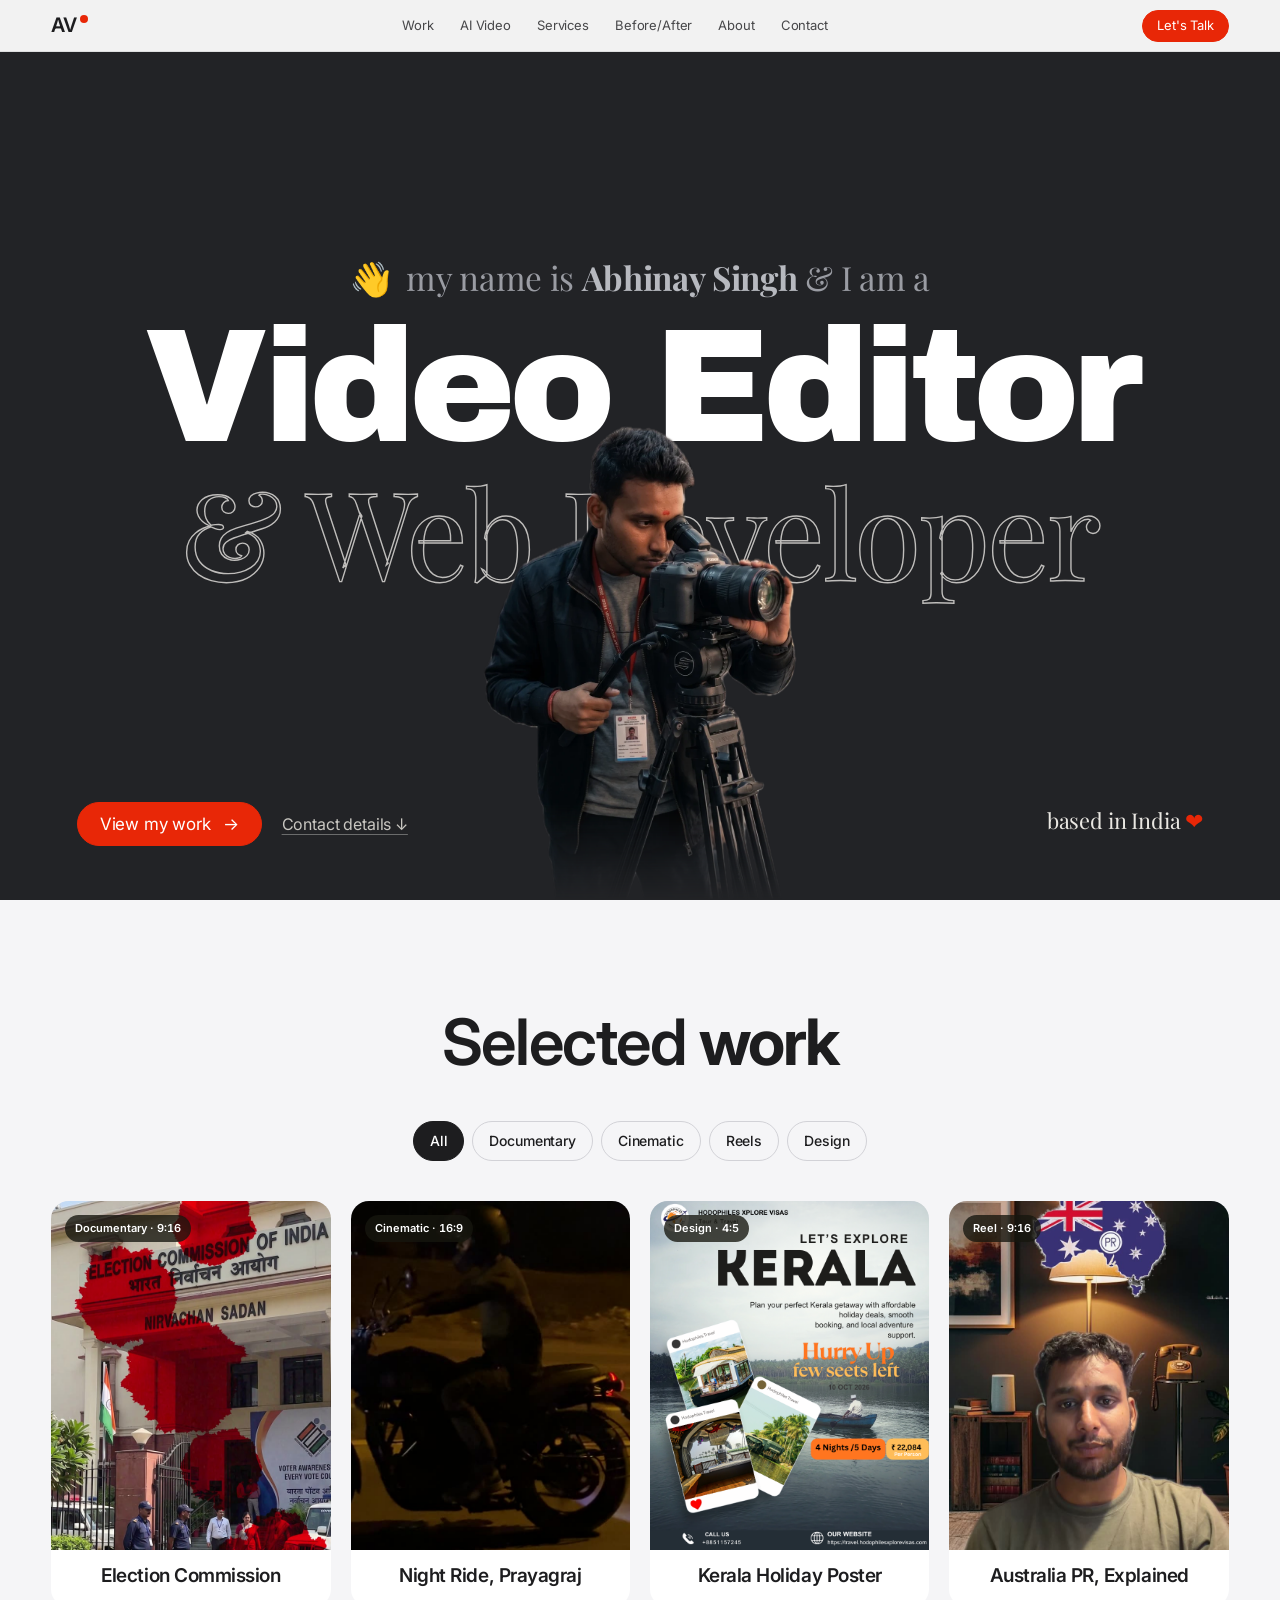
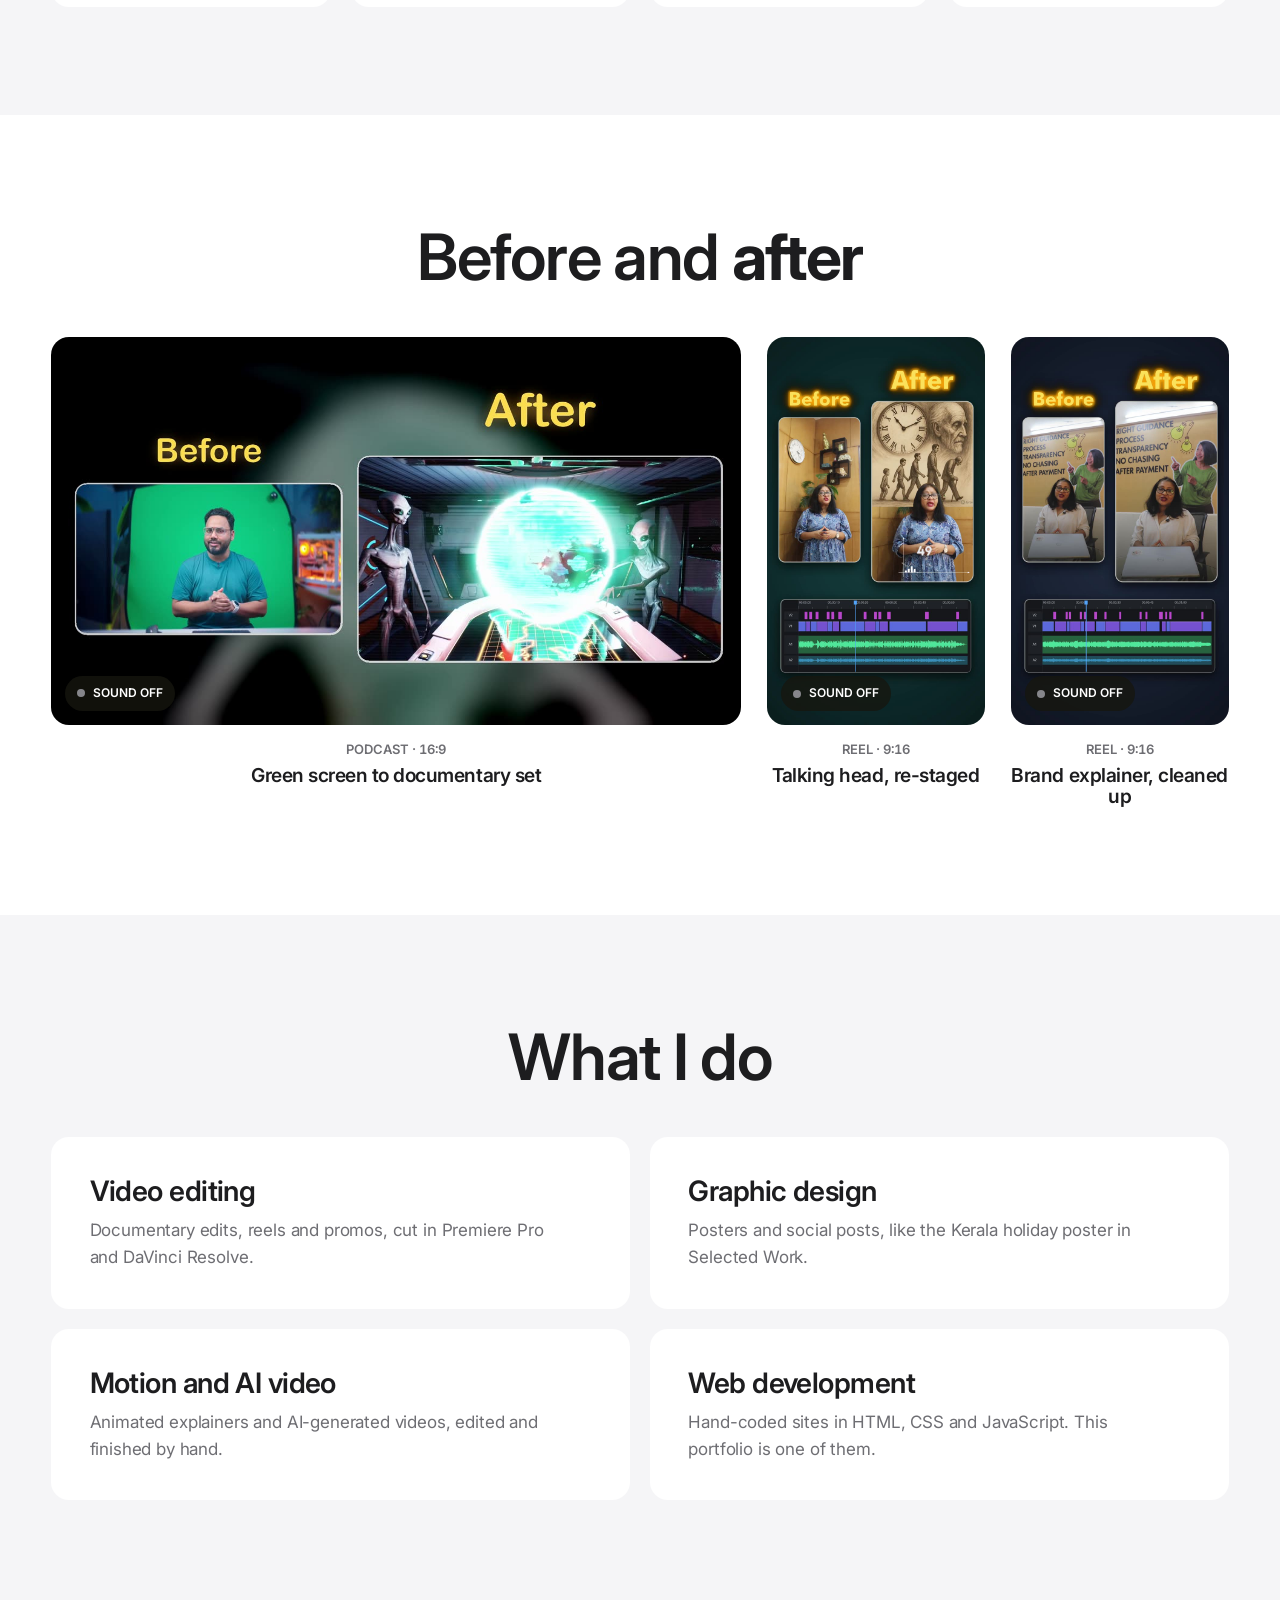
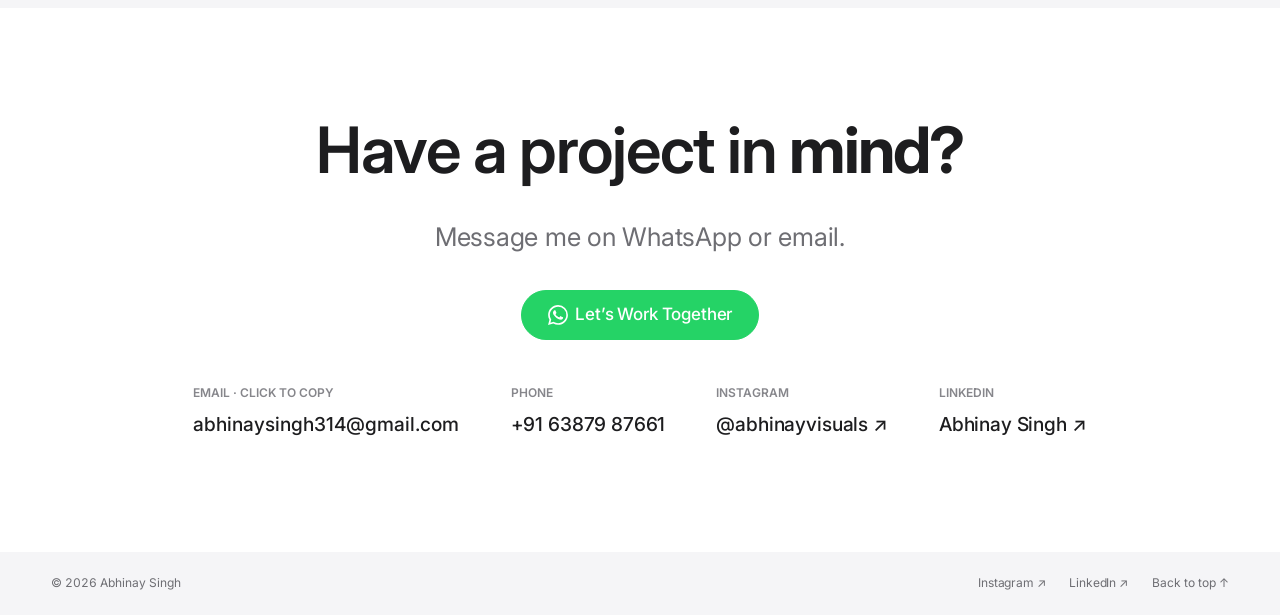
<file: index.html>
<!doctype html>
<html lang="en" class="no-js">
<head>
  <meta charset="utf-8">
  <meta name="viewport" content="width=device-width, initial-scale=1, viewport-fit=cover">
  <title>Abhinay Singh · Video editor and web developer</title>
  <meta name="description" content="Abhinay Singh is a video editor, web developer and graphic designer. Documentary edits, cinematic films, AI video, reels and fast, animated websites.">
  <meta name="theme-color" content="#f6f4ef">
  <meta name="author" content="Abhinay Singh">

  <meta property="og:type" content="website">
  <meta property="og:title" content="Abhinay Singh, video editor and web developer">
  <meta property="og:description" content="Documentary edits, reels, AI videos for immigration brands, and hand-coded websites.">
  <meta property="og:image" content="assets/img/og-image.jpg">
  <meta name="twitter:card" content="summary_large_image">
  <meta name="twitter:title" content="Abhinay Singh · Video editor and web developer">
  <meta name="twitter:image" content="assets/img/og-image.jpg">

  <link rel="icon" href="assets/favicon.svg" type="image/svg+xml">
  <link rel="preconnect" href="https://fonts.googleapis.com">
  <link rel="preconnect" href="https://fonts.gstatic.com" crossorigin>
  <link href="https://fonts.googleapis.com/css2?family=Archivo+Black&family=Playfair+Display:ital,wght@0,400;0,700;1,400&family=Inter:wght@400;500;600;700&family=JetBrains+Mono:wght@400;500&family=Mrs+Saint+Delafield&display=swap" rel="stylesheet">
  <link rel="preload" as="image" href="assets/img/site/abhinay-canon.webp" fetchpriority="high">
  <link rel="stylesheet" href="style.css">
  <script>(function(d){d.classList.replace('no-js','js');try{if(sessionStorage.getItem('av-seen'))d.classList.add('seen')}catch(e){}})(document.documentElement);</script>
  <!-- Google Analytics: put the Measurement ID (G-…) in GA_ID. Only runs on the live github.io site, so local previews aren't counted. -->
  <script>
  (function () {
    var GA_ID = 'G-F9PN6DELYG';
    if (!/^G-[A-Z0-9]+$/.test(GA_ID) || location.hostname !== 'abhinaysingh314-cmd.github.io') return;
    var s = document.createElement('script');
    s.async = true; s.src = 'https://www.googletagmanager.com/gtag/js?id=' + GA_ID;
    document.head.appendChild(s);
    window.dataLayer = window.dataLayer || [];
    window.gtag = function () { dataLayer.push(arguments); };
    gtag('js', new Date());
    gtag('config', GA_ID);
  })();
  </script>

  <script type="application/ld+json">
  {
    "@context": "https://schema.org",
    "@type": "Person",
    "name": "Abhinay Singh",
    "alternateName": "Abhinay Visuals",
    "jobTitle": ["Video Editor", "Web Developer", "Graphic Designer"],
    "image": "assets/img/abhinay-portrait.jpg",
    "email": "mailto:abhinaysingh314@gmail.com",
    "telephone": "+91-6387987661",
    "alumniOf": "Institute of Engineering and Rural Technology",
    "sameAs": [
      "https://www.instagram.com/abhinayvisuals/",
      "https://www.linkedin.com/in/abhinay-singh-2a8821375/"
    ]
  }
  </script>
</head>
<body>
  <a class="skip-link" href="#work">Skip to work</a>

  <!-- ============ PRELOADER (slate) ============ -->
  <div class="preloader" aria-hidden="true">
    <div class="slate">
      <div class="slate__clapper">
        <div class="slate__stick slate__stick--top"></div>
        <div class="slate__stick slate__stick--base"></div>
      </div>
      <div class="slate__body">
        <div class="slate__row slate__row--title"><span>PROD.</span><strong>ABHINAY VISUALS</strong></div>
        <div class="slate__row">
          <div><span>SCENE</span><strong>01</strong></div>
          <div><span>TAKE</span><strong>01</strong></div>
          <div><span>ROLL</span><strong>A001</strong></div>
        </div>
        <div class="slate__row"><span>DIR.</span><strong>ABHINAY SINGH</strong></div>
      </div>
    </div>
    <div class="preloader__tc mono">00:00:00:00</div>
    <div class="preloader__pct mono">LOADING <span>000</span>%</div>
  </div>

  <!-- ============ GLOBAL OVERLAYS ============ -->
  <div class="letterbox" aria-hidden="true"><span class="letterbox__bar letterbox__bar--top"></span><span class="letterbox__bar letterbox__bar--bottom"></span></div>
  <div class="grain" aria-hidden="true"></div>
  <div class="flash" aria-hidden="true"></div>
  <div class="cursor" aria-hidden="true"><div class="cursor__dot"></div><div class="cursor__ring"><span class="cursor__label"></span></div></div>
  <div class="toast mono" role="status" aria-live="polite"></div>

  <!-- ============ HEADER / NAV ============ -->
  <header class="header">
    <a class="logo" href="#top" aria-label="Abhinay Visuals, back to top">
      <span class="logo__mark">AV</span><span class="logo__dot"></span>
      <span class="logo__word mono">ABHINAY VISUALS</span>
    </a>
    <nav class="nav" aria-label="Primary">
      <a href="#work" class="nav__link" data-section="work">Work</a>
      <a href="#ai-videos" class="nav__link nav__link--ai" aria-haspopup="dialog" aria-expanded="false" aria-controls="ai-videos">AI Video</a>
      <a href="#services" class="nav__link" data-section="services">Services</a>
      <a href="#demo" class="nav__link" data-section="demo">Before/After</a>
      <a href="#about" class="nav__link nav__link--about" data-section="about" aria-haspopup="dialog" aria-expanded="false" aria-controls="about">About</a>
      <a href="#contact" class="nav__link" data-section="contact">Contact</a>
    </nav>
    <a href="#contact" class="btn btn--pill header__cta" data-magnetic><span class="rec-dot"></span>Let's Talk</a>
    <button class="menu-btn mono" aria-expanded="false" aria-controls="mobileMenu">MENU</button>
  </header>

  <div class="mobile-menu" id="mobileMenu" aria-hidden="true">
    <nav aria-label="Mobile">
      <a href="#work">Work</a>
      <a href="#ai-videos">AI Video</a>
      <a href="#services">Services</a>
      <a href="#demo">Before/After</a>
      <a href="#about">About</a>
      <a href="#contact">Contact</a>
    </nav>
    <div class="mobile-menu__foot mono"><span class="rec-dot"></span> REC · <span class="js-tc">00:00:00:00</span></div>
  </div>

  <!-- ============ AI VIDEOS (opens from the AI Video link in the menu) ============ -->
  <div class="about-pop nav-pop ai-pop" id="ai-videos" role="dialog" aria-modal="false" aria-labelledby="aiTitle" aria-hidden="true">
    <button class="about-pop__close nav-pop__close" type="button" aria-label="Close AI videos">✕</button>
    <h2 class="about-pop__title" id="aiTitle">AI <em class="accent">videos</em></h2>
    <ul class="ai-pop__grid"><!-- filled from PROJECTS in script.js --></ul>
  </div>

  <!-- ============ ABOUT (opens from the About link in the menu) ============ -->
  <div class="about-pop nav-pop" id="about" role="dialog" aria-modal="false" aria-labelledby="aboutTitle" aria-hidden="true">
    <button class="about-pop__close nav-pop__close" type="button" aria-label="Close About">✕</button>
        <div class="about__intro">
<div class="about__bio">
            <h2 class="about-pop__title" id="aboutTitle">About <em class="accent">me</em></h2>
            <p class="lead">Hi, I’m Abhinay Singh. I edit video and build websites.</p>
            <p>I’ve edited video for more than three years and designed for one. I trained in both at XO Multimedia, and I’m studying for a B.Tech at the Institute of Engineering and Rural Technology. Most of my clients are immigration and travel brands and creators.</p>
          </div>
        </div>

        <div class="about__cols">
          <div class="record">
            <p class="label mono">Education</p>
            <ol class="record__list">
              <li class="record__item">
                <span class="record__when mono">2024–2028</span>
                <h3 class="record__title">B.Tech, Electronic Devices</h3>
                <p class="record__where">Institute of Engineering and Rural Technology</p>
              </li>
              <li class="record__item">
                <span class="record__when mono">2024</span>
                <h3 class="record__title">Video Editing</h3>
                <p class="record__where">XO Multimedia</p>
              </li>
              <li class="record__item">
                <span class="record__when mono">2025</span>
                <h3 class="record__title">Graphic Design</h3>
                <p class="record__where">XO Multimedia</p>
              </li>
            </ol>
          </div>
          <div class="record">
            <p class="label mono">Certifications</p>
            <ol class="record__list">
              <li class="record__item">
                <span class="record__when mono">26 Jul 2025</span>
                <h3 class="record__title">ChatGPT &amp; AI Tools</h3>
                <p class="record__where">In association with IIT Delhi</p>
              </li>
              <li class="record__item">
                <span class="record__when mono">22 Jun 2026</span>
                <h3 class="record__title">Digital Marketing</h3>
                <p class="record__where">Certification</p>
              </li>
            </ol>
          </div>
        </div>

        <div class="toolkit">
          <p class="label mono">Tools I use</p>
          <ul class="toolkit__grid">
            <li><svg class="tool-logo" viewBox="0 0 24 24" role="img" aria-label="Adobe Premiere Pro"><rect x="2" y="2" width="20" height="20" fill="#9999FF"/><path fill="#00005B" d="M10.15 8.42a2.93 2.93 0 00-1.18-.2 13.9 13.9 0 00-1.09.02v3.36l.39.02h.53c.39 0 .78-.06 1.15-.18.32-.09.6-.28.82-.53.21-.25.31-.59.31-1.03a1.45 1.45 0 00-.93-1.46zM19.75.3H4.25A4.25 4.25 0 000 4.55v14.9c0 2.35 1.9 4.25 4.25 4.25h15.5c2.35 0 4.25-1.9 4.25-4.25V4.55C24 2.2 22.1.3 19.75.3zm-7.09 11.65c-.4.56-.96.98-1.61 1.22-.68.25-1.43.34-2.25.34l-.5-.01-.43-.01v3.21a.12.12 0 01-.11.14H5.82c-.08 0-.12-.04-.12-.13V6.42c0-.07.03-.11.1-.11l.56-.01.76-.02.87-.02.91-.01c.82 0 1.5.1 2.06.31.5.17.96.45 1.34.82.32.32.57.71.73 1.14.15.42.23.85.23 1.3 0 .86-.2 1.57-.6 2.13zm6.82-3.15v1.95c0 .08-.05.11-.16.11a4.35 4.35 0 00-1.92.37c-.19.09-.37.21-.51.37v5.1c0 .1-.04.14-.13.14h-1.97a.14.14 0 01-.16-.12v-5.58l-.01-.75-.02-.78c0-.23-.02-.45-.04-.68a.1.1 0 01.07-.11h1.78c.1 0 .18.07.2.16a3.03 3.03 0 01.13.92c.3-.35.67-.64 1.08-.86a3.1 3.1 0 011.52-.39c.07-.01.13.04.14.11v.04z"/></svg><span>Premiere Pro</span></li>
            <li><svg class="tool-logo" viewBox="0 0 24 24" role="img" aria-label="Adobe After Effects"><rect x="2" y="2" width="20" height="20" fill="#9999FF"/><path fill="#00005B" d="M8.54 10.73c-.1-.31-.19-.61-.29-.92s-.19-.6-.27-.89c-.08-.28-.15-.54-.22-.78h-.02c-.09.43-.2.86-.34 1.29-.15.48-.3.98-.46 1.48-.13.51-.29.98-.44 1.4h2.54c-.06-.21-.14-.46-.23-.72-.09-.27-.18-.56-.27-.86zm8.58-.29c-.55-.03-1.07.26-1.33.76-.12.23-.19.47-.22.72h2.109c.26 0 .45 0 .57-.01.08-.01.16-.03.23-.08v-.1c0-.13-.021-.25-.061-.37-.178-.56-.708-.94-1.298-.92zM19.75.3H4.25C1.9.3 0 2.2 0 4.55v14.9c0 2.35 1.9 4.25 4.25 4.25h15.5c2.35 0 4.25-1.9 4.25-4.25V4.55C24 2.2 22.1.3 19.75.3zm-7.04 16.511h-2.09c-.07.01-.14-.041-.16-.11l-.82-2.4H5.92l-.76 2.36c-.02.09-.1.15-.19.14H3.09c-.11 0-.14-.06-.11-.18L6.2 7.39c.03-.1.06-.19.1-.31.04-.21.06-.43.06-.65-.01-.05.03-.1.08-.11h2.59c.07 0 .12.03.13.08l3.65 10.25c.03.11.001.161-.1.161zm7.851-3.991c-.021.189-.031.33-.041.42-.01.07-.069.13-.14.13-.06 0-.17.01-.33.021-.159.02-.35.029-.579.029-.23 0-.471-.04-.73-.04h-3.17c.039.31.14.62.31.89.181.271.431.48.729.601.4.17.841.26 1.281.25.35-.011.699-.04 1.039-.11.311-.039.61-.119.891-.23.05-.039.08-.02.08.08v1.531c0 .039-.01.08-.021.119-.021.03-.04.051-.069.07-.32.14-.65.24-1 .3-.471.09-.94.13-1.42.12-.761 0-1.4-.12-1.92-.35-.49-.211-.921-.541-1.261-.95-.319-.39-.55-.83-.69-1.31-.14-.471-.209-.961-.209-1.461 0-.539.08-1.07.25-1.59.16-.5.41-.96.75-1.37.33-.4.739-.72 1.209-.95.471-.23 1.03-.31 1.67-.31.531-.01 1.06.09 1.55.31.41.18.77.45 1.05.8.26.34.47.72.601 1.14.129.4.189.81.189 1.22 0 .24-.01.45-.019.64z"/></svg><span>After Effects</span></li>
            <li><svg class="tool-logo" viewBox="0 0 24 24" role="img" aria-label="DaVinci Resolve"><defs><linearGradient id="dvGrad" x1="0" y1="0" x2="1" y2="1"><stop offset="0" stop-color="#ffb347"/><stop offset=".5" stop-color="#3fc1a5"/><stop offset="1" stop-color="#3b7bff"/></linearGradient></defs><path fill="url(#dvGrad)" d="M17.621 0 5.977.004c-1.37 0-2.756.345-3.762 1.11a4.925 4.925 0 0 0-1.61 2.003C.233 3.93 0 5.02 0 5.951l.012 12.2c.002 1.604.479 3.057 1.461 4.112.984 1.056 2.462 1.683 4.331 1.691L16.856 24c1.26.005 3.095-.036 4.303-.714 1.075-.605 2.025-1.556 2.497-2.984.278-.84.345-2.084.344-3.147l-.021-11.13c-.002-.888-.15-2.023-.547-2.934-.425-.976-1.181-1.815-2.322-2.425C20.353.26 19.123 0 17.622 0zm0 .93c1.378 0 2.538.295 3.04.565.977.523 1.544 1.166 1.889 1.96.315.721.47 1.793.473 2.572l.018 11.13c.002 1.013-.097 2.257-.298 2.86-.396 1.202-1.146 1.946-2.063 2.462-.814.457-2.612.593-3.82.588l-11.05-.044c-1.657-.007-2.832-.534-3.626-1.386-.792-.851-1.212-2.06-1.212-3.485L.999 5.95c0-.829.196-1.827.474-2.437.345-.757.75-1.207 1.365-1.674C3.585 1.27 4.868.97 6.08.97zm-5.66 3.423c-1.976.089-3.204 1.658-3.214 3.29.019 1.443 1.635 3.481 2.884 4.53.12.099.154.109.33.18.062.025.198-.047.327-.135.36-.245.993-.947 1.648-1.738a7.67 7.67 0 0 0 1.031-1.683c.409-.89.261-1.599.235-1.888a3.983 3.983 0 0 0-.99-1.692 3.36 3.36 0 0 0-2.251-.864zm4.172 7.922a10.185 10.185 0 0 0-3.244.61c-.15.058-.26.1-.374.17-.057.036-.11.135-.105.292.017.433.29 1.278.624 2.27.384 1.135 1.066 2.27 1.844 2.74a3.23 3.23 0 0 0 2.53.342c.832-.243 1.595-.868 1.962-1.546.986-1.818.19-3.548-1.121-4.417-.447-.296-1.133-.445-1.89-.46-.074 0-.15-.002-.226-.001zm-8.432.038a6.201 6.201 0 0 0-.752.047c-.596.078-.932.273-1.29.51a3.177 3.177 0 0 0-1.365 1.979c-.075.552-.086 1.053.033 1.507.433 1.389 1.326 2.222 2.847 2.452.636.028 1.37-.063 1.99-.45 1.269-.782 2.08-3.17 2.412-4.742.053-.176.035-.357-.013-.42-.005-.067-.044-.113-.19-.183-.398-.192-1.32-.417-2.375-.6a7.68 7.68 0 0 0-1.297-.1z"/></svg><span>DaVinci Resolve</span></li>
            <li><svg class="tool-logo" viewBox="0 0 24 24" role="img" aria-label="Adobe Photoshop"><rect x="2" y="2" width="20" height="20" fill="#31A8FF"/><path fill="#001E36" d="M9.85 8.42c-.37-.15-.77-.21-1.18-.2-.26 0-.49 0-.68.01-.2-.01-.34 0-.41.01v3.36c.14.01.27.02.39.02h.53c.39 0 .78-.06 1.15-.18.32-.09.6-.28.82-.53.21-.25.31-.59.31-1.03.01-.31-.07-.62-.23-.89-.17-.26-.41-.46-.7-.57zM19.75.3H4.25C1.9.3 0 2.2 0 4.55v14.899c0 2.35 1.9 4.25 4.25 4.25h15.5c2.35 0 4.25-1.9 4.25-4.25V4.55C24 2.2 22.1.3 19.75.3zm-7.391 11.65c-.399.56-.959.98-1.609 1.22-.68.25-1.43.34-2.25.34-.24 0-.4 0-.5-.01s-.24-.01-.43-.01v3.209c.01.07-.04.131-.11.141H5.52c-.08 0-.12-.041-.12-.131V6.42c0-.07.03-.11.1-.11.17 0 .33 0 .56-.01.24-.01.49-.01.76-.02s.56-.01.87-.02c.31-.01.61-.01.91-.01.82 0 1.5.1 2.06.31.5.17.96.45 1.34.82.32.32.57.71.73 1.14.149.42.229.85.229 1.3.001.86-.199 1.57-.6 2.13zm7.091 3.89c-.28.4-.671.709-1.12.891-.49.209-1.09.318-1.811.318-.459 0-.91-.039-1.359-.129-.35-.061-.7-.17-1.02-.32-.07-.039-.121-.109-.111-.189v-1.74c0-.029.011-.07.041-.09.029-.02.06-.01.09.01.39.23.8.391 1.24.49.379.1.779.15 1.18.15.38 0 .65-.051.83-.141.16-.07.27-.24.27-.42 0-.141-.08-.27-.24-.4-.16-.129-.489-.279-.979-.471-.51-.18-.979-.42-1.42-.719-.31-.221-.569-.51-.761-.85-.159-.32-.239-.67-.229-1.021 0-.43.12-.84.341-1.21.25-.4.619-.72 1.049-.92.469-.239 1.059-.349 1.769-.349.41 0 .83.03 1.24.09.3.04.59.12.86.23.039.01.08.05.1.09.01.04.02.08.02.12v1.63c0 .04-.02.08-.05.1-.09.02-.14.02-.18 0-.3-.16-.62-.27-.96-.34-.37-.08-.74-.13-1.12-.13-.2-.01-.41.02-.601.07-.129.03-.24.1-.31.2-.05.08-.08.18-.08.27s.04.18.101.26c.09.11.209.2.34.27.229.12.47.23.709.33.541.18 1.061.43 1.541.73.33.209.6.49.789.83.16.318.24.67.23 1.029.011.471-.129.94-.389 1.331z"/></svg><span>Photoshop</span></li>
            <li><svg class="tool-logo" viewBox="0 0 24 24" role="img" aria-label="Adobe Illustrator"><rect x="2" y="2" width="20" height="20" fill="#FF9A00"/><path fill="#330000" d="M10.53 10.73c-.1-.31-.19-.61-.29-.92-.1-.31-.19-.6-.27-.89-.08-.28-.15-.54-.22-.78h-.02c-.09.43-.2.86-.34 1.29-.15.48-.3.98-.46 1.48-.14.51-.29.98-.44 1.4h2.54c-.06-.211-.14-.46-.23-.721-.09-.269-.18-.559-.27-.859zM19.75.3H4.25C1.9.3 0 2.2 0 4.55v14.9c0 2.35 1.9 4.25 4.25 4.25h15.5c2.35 0 4.25-1.9 4.25-4.25V4.55C24 2.2 22.1.3 19.75.3zM14.7 16.83h-2.091c-.069.01-.139-.04-.159-.11l-.82-2.38H7.91l-.76 2.35c-.02.09-.1.15-.19.141H5.08c-.11 0-.14-.061-.11-.18L8.19 7.38c.03-.1.06-.21.1-.33.04-.21.06-.43.06-.65-.01-.05.03-.1.08-.11h2.59c.08 0 .12.03.13.08l3.65 10.3c.03.109 0 .16-.1.16zm3.4-.15c0 .11-.039.16-.129.16H16.01c-.1 0-.15-.061-.15-.16v-7.7c0-.1.041-.14.131-.14h1.98c.09 0 .129.05.129.14v7.7zm-.209-9.03c-.231.24-.571.37-.911.35-.33.01-.65-.12-.891-.35-.23-.25-.35-.58-.34-.92-.01-.34.12-.66.359-.89.242-.23.562-.35.892-.35.391 0 .689.12.91.35.22.24.34.56.33.89.01.34-.11.67-.349.92z"/></svg><span>Illustrator</span></li>
            <li><svg class="tool-logo" viewBox="0 0 24 24" role="img" aria-label="Google Gemini"><defs><linearGradient id="gemGrad" x1="0" y1="0" x2="1" y2="1"><stop offset="0" stop-color="#4f8bff"/><stop offset=".55" stop-color="#9168f0"/><stop offset="1" stop-color="#d96570"/></linearGradient></defs><path fill="url(#gemGrad)" d="M11.04 19.32Q12 21.51 12 24q0-2.49.93-4.68.96-2.19 2.58-3.81t3.81-2.55Q21.51 12 24 12q-2.49 0-4.68-.93a12.3 12.3 0 0 1-3.81-2.58 12.3 12.3 0 0 1-2.58-3.81Q12 2.49 12 0q0 2.49-.96 4.68-.93 2.19-2.55 3.81a12.3 12.3 0 0 1-3.81 2.58Q2.49 12 0 12q2.49 0 4.68.96 2.19.93 3.81 2.55t2.55 3.81"/></svg><span>Google Gemini</span></li>
            <li><svg class="tool-logo" viewBox="0 0 24 24" role="img" aria-label="ChatGPT"><path fill="#17160f" d="M22.2819 9.8211a5.9847 5.9847 0 0 0-.5157-4.9108 6.0462 6.0462 0 0 0-6.5098-2.9A6.0651 6.0651 0 0 0 4.9807 4.1818a5.9847 5.9847 0 0 0-3.9977 2.9 6.0462 6.0462 0 0 0 .7427 7.0966 5.98 5.98 0 0 0 .511 4.9107 6.051 6.051 0 0 0 6.5146 2.9001A5.9847 5.9847 0 0 0 13.2599 24a6.0557 6.0557 0 0 0 5.7718-4.2058 5.9894 5.9894 0 0 0 3.9977-2.9001 6.0557 6.0557 0 0 0-.7475-7.0729zm-9.022 12.6081a4.4755 4.4755 0 0 1-2.8764-1.0408l.1419-.0804 4.7783-2.7582a.7948.7948 0 0 0 .3927-.6813v-6.7369l2.02 1.1686a.071.071 0 0 1 .038.052v5.5826a4.504 4.504 0 0 1-4.4945 4.4944zm-9.6607-4.1254a4.4708 4.4708 0 0 1-.5346-3.0137l.142.0852 4.783 2.7582a.7712.7712 0 0 0 .7806 0l5.8428-3.3685v2.3324a.0804.0804 0 0 1-.0332.0615L9.74 19.9502a4.4992 4.4992 0 0 1-6.1408-1.6464zM2.3408 7.8956a4.485 4.485 0 0 1 2.3655-1.9728V11.6a.7664.7664 0 0 0 .3879.6765l5.8144 3.3543-2.0201 1.1685a.0757.0757 0 0 1-.071 0l-4.8303-2.7865A4.504 4.504 0 0 1 2.3408 7.872zm16.5963 3.8558L13.1038 8.364 15.1192 7.2a.0757.0757 0 0 1 .071 0l4.8303 2.7913a4.4944 4.4944 0 0 1-.6765 8.1042v-5.6772a.79.79 0 0 0-.407-.667zm2.0107-3.0231l-.142-.0852-4.7735-2.7818a.7759.7759 0 0 0-.7854 0L9.409 9.2297V6.8974a.0662.0662 0 0 1 .0284-.0615l4.8303-2.7866a4.4992 4.4992 0 0 1 6.6802 4.66zM8.3065 12.863l-2.02-1.1638a.0804.0804 0 0 1-.038-.0567V6.0742a4.4992 4.4992 0 0 1 7.3757-3.4537l-.142.0805L8.704 5.459a.7948.7948 0 0 0-.3927.6813zm1.0976-2.3654l2.602-1.4998 2.6069 1.4998v2.9994l-2.5974 1.4997-2.6067-1.4997Z"/></svg><span>ChatGPT</span></li>
            <li><svg class="tool-logo" viewBox="0 0 24 24" role="img" aria-label="Claude"><path fill="#D97757" d="m4.7144 15.9555 4.7174-2.6471.079-.2307-.079-.1275h-.2307l-.7893-.0486-2.6956-.0729-2.3375-.0971-2.2646-.1214-.5707-.1215-.5343-.7042.0546-.3522.4797-.3218.686.0608 1.5179.1032 2.2767.1578 1.6514.0972 2.4468.255h.3886l.0546-.1579-.1336-.0971-.1032-.0972L6.973 9.8356l-2.55-1.6879-1.3356-.9714-.7225-.4918-.3643-.4614-.1578-1.0078.6557-.7225.8803.0607.2246.0607.8925.686 1.9064 1.4754 2.4893 1.8336.3643.3035.1457-.1032.0182-.0728-.164-.2733-1.3539-2.4467-1.445-2.4893-.6435-1.032-.17-.6194c-.0607-.255-.1032-.4674-.1032-.7285L6.287.1335 6.6997 0l.9957.1336.419.3642.6192 1.4147 1.0018 2.2282 1.5543 3.0296.4553.8985.2429.8318.091.255h.1579v-.1457l.1275-1.706.2368-2.0947.2307-2.6957.0789-.7589.3764-.9107.7468-.4918.5828.2793.4797.686-.0668.4433-.2853 1.8517-.5586 2.9021-.3643 1.9429h.2125l.2429-.2429.9835-1.3053 1.6514-2.0643.7286-.8196.85-.9046.5464-.4311h1.0321l.759 1.1293-.34 1.1657-1.0625 1.3478-.8804 1.1414-1.2628 1.7-.7893 1.36.0729.1093.1882-.0183 2.8535-.607 1.5421-.2794 1.8396-.3157.8318.3886.091.3946-.3278.8075-1.967.4857-2.3072.4614-3.4364.8136-.0425.0304.0486.0607 1.5482.1457.6618.0364h1.621l3.0175.2247.7892.522.4736.6376-.079.4857-1.2142.6193-1.6393-.3886-3.825-.9107-1.3113-.3279h-.1822v.1093l1.0929 1.0686 2.0035 1.8092 2.5075 2.3314.1275.5768-.3218.4554-.34-.0486-2.2039-1.6575-.85-.7468-1.9246-1.621h-.1275v.17l.4432.6496 2.3436 3.5214.1214 1.0807-.17.3521-.6071.2125-.6679-.1214-1.3721-1.9246L14.38 17.959l-1.1414-1.9428-.1397.079-.674 7.2552-.3156.3703-.7286.2793-.6071-.4614-.3218-.7468.3218-1.4753.3886-1.9246.3157-1.53.2853-1.9004.17-.6314-.0121-.0425-.1397.0182-1.4328 1.9672-2.1796 2.9446-1.7243 1.8456-.4128.164-.7164-.3704.0667-.6618.4008-.5889 2.386-3.0357 1.4389-1.882.929-1.0868-.0062-.1579h-.0546l-6.3385 4.1164-1.1293.1457-.4857-.4554.0608-.7467.2307-.2429 1.9064-1.3114Z"/></svg><span>Claude</span></li>
            <li><span class="tool-logos"><svg class="tool-logo" viewBox="0 0 24 24" role="img" aria-label="HTML5"><path fill="#E34F26" d="M1.5 0h21l-1.91 21.563L11.977 24l-8.564-2.438L1.5 0zm7.031 9.75l-.232-2.718 10.059.003.23-2.622L5.412 4.41l.698 8.01h9.126l-.326 3.426-2.91.804-2.955-.81-.188-2.11H6.248l.33 4.171L12 19.351l5.379-1.443.744-8.157H8.531z"/></svg><svg class="tool-logo" viewBox="0 0 24 24" role="img" aria-label="CSS3"><path fill="#1572B6" d="M1.5 0h21l-1.91 21.563L11.977 24l-8.565-2.438L1.5 0zm17.09 4.413L5.41 4.41l.213 2.622 10.125.002-.255 2.716h-6.64l.24 2.573h6.182l-.366 3.523-2.91.804-2.956-.81-.188-2.11h-2.61l.29 3.855L12 19.288l5.373-1.53L18.59 4.414z"/></svg></span><span>HTML · CSS · JS</span></li>
          </ul>
        </div>
  </div>

  <div class="nav-scrim" aria-hidden="true"></div>

  <!-- ============ HUD ============ -->
  <div class="hud mono" aria-hidden="true">
    <div class="hud__tc"><span class="rec-dot"></span><span class="hud__scene">SC.00</span><span class="hud__sep">·</span><span class="js-tc">00:00:00:00</span></div>
    <div class="hud__name">OPENING</div>
  </div>
  <div class="scrubber" aria-label="Page timeline">
    <div class="scrubber__track"></div>
    <div class="scrubber__head"></div>
  </div>

  <main id="main">

    <!-- ============ SC.00 HERO ============ -->
    <section class="hero intro" id="top" data-scene="00" data-scene-name="OPENING">
      <div class="intro__stage">
        <p class="intro__hello"><span class="intro__wave" aria-hidden="true">👋</span> my name is <strong>Abhinay Singh</strong> &amp; I am a</p>
        <h1 class="intro__title" aria-label="Abhinay Singh, video editor and web developer">
          <span class="intro__big" aria-hidden="true">Video Editor</span>
          <span class="intro__outline" aria-hidden="true">&amp; Web Developer</span>
        </h1>
        <p class="intro__place">based in India <span class="intro__heart" aria-hidden="true">❤</span></p>
        <img class="intro__photo" src="assets/img/site/abhinay-canon.webp" alt="Abhinay Singh filming with a Canon camera on a tripod" width="900" height="1299" fetchpriority="high">
        <div class="intro__ctas">
          <a href="#work" class="btn btn--solid"><span>View my work</span><span class="btn__arrow">→</span></a>
          <a href="#contact" class="intro__link">Contact details ↓</a>
        </div>
      </div>
    </section>

    <!-- ============ SC.08 WORK ============ -->
    <section class="work" id="work" data-scene="08" data-scene-name="SELECTED WORK">
      <div class="work__intro">
        <div class="media work__media scrub" id="workMedia" data-video="assets/video/v3-result.mp4" data-video-mobile="assets/video/v3-result-720.mp4">
          <div class="wall" aria-hidden="true">
            <div class="wall__row"></div>
            <div class="wall__row"></div>
            <div class="wall__row"></div>
          </div>
          <video class="scrub__video" muted playsinline preload="none" aria-hidden="true"></video>
          <div class="media__shade"></div>
        </div>
        <h2 class="work__title" aria-label="Selected Work">
          <span class="work__title-line" aria-hidden="true">SELECTED</span>
          <span class="work__title-line" aria-hidden="true"><em class="serif">Work</em></span>
        </h2>
      </div>

      <div class="work__body container">
        <div class="work__head">
          <div>
            <h2 class="h2">Selected <em class="serif accent">work</em></h2>
          </div>
        </div>
        <div class="filters" role="toolbar" aria-label="Filter projects">
          <button class="filter is-active" data-filter="all" aria-pressed="true">All</button>
          <button class="filter" data-filter="documentary" aria-pressed="false">Documentary</button>
          <button class="filter" data-filter="cinematic" aria-pressed="false">Cinematic</button>
          <button class="filter" data-filter="reel" aria-pressed="false">Reels</button>
          <button class="filter" data-filter="design" aria-pressed="false">Design</button>
        </div>
        <div class="grid" id="workGrid"><!-- rendered from PROJECTS in script.js --></div>
      </div>
    </section>

    <!-- ============ SC.05 BEFORE / AFTER ============ -->
    <section class="demo" id="demo" data-scene="05" data-scene-name="BEFORE / AFTER">
      <div class="container">
        <div class="demo__head">
          <h2 class="h2 reveal-lines" aria-label="Before and after">
            <span class="line"><span>Before and <em class="serif accent">after</em></span></span>
          </h2>
        </div>

        <div class="demo__grid"><!-- filled from data/gallery.json by renderDemo() --></div>
      </div>
    </section>

    <!-- ============ SC.03 SERVICES ============ -->
    <section class="services" id="services" data-scene="03" data-scene-name="WHAT I DO">
      <div class="container">
        <div class="services__head">
          <h2 class="h2">What I do</h2>
        </div>
        <ul class="services__list">
          <li class="service">
            <h3 class="service__title">Video editing</h3>
            <p class="service__text">Documentary edits, reels and promos, cut in Premiere Pro and DaVinci Resolve.</p>
          </li>
          <li class="service">
            <h3 class="service__title">Graphic design</h3>
            <p class="service__text">Posters and social posts, like the Kerala holiday poster in Selected Work.</p>
          </li>
          <li class="service">
            <h3 class="service__title">Motion and AI video</h3>
            <p class="service__text">Animated explainers and AI-generated videos, edited and finished by hand.</p>
          </li>
          <li class="service">
            <h3 class="service__title">Web development</h3>
            <p class="service__text">Hand-coded sites in HTML, CSS and JavaScript. This portfolio is one of them.</p>
          </li>
        </ul>
      </div>
    </section>

    <!-- ============ SC.09 FINAL CTA ============ -->
    <section class="contact" id="contact" data-scene="09" data-scene-name="FINAL CUT">
      <div class="container contact__inner">
        <h2 class="contact__title reveal-lines" aria-label="Have a project in mind? Message me on WhatsApp or email.">
          <span class="line"><span>Have a project in <em class="accent">mind?</em></span></span>
          <span class="line"><span class="serif">Message me on WhatsApp or email.</span></span>
        </h2>
        <a class="btn-giant btn-giant--wa" href="https://wa.me/916387987661?text=Hey%20Abhinay%21%20%F0%9F%91%8B%0AI%20came%20across%20your%20portfolio%20and%20I%27d%20love%20to%20work%20with%20you.%0A%0AProject%20type%20%28reel%20/%20documentary%20/%20AI%20video%20/%20website%29%3A%20%0ADeadline%3A%20%0ABudget%3A%20%0A%0ALooking%20forward%20to%20hearing%20from%20you%21" target="_blank" rel="noopener" aria-label="Message Abhinay on WhatsApp" data-magnetic>
          <span class="btn-giant__fill"></span>
          <span class="btn-giant__label"><svg class="btn-giant__wa" viewBox="0 0 24 24" aria-hidden="true"><path fill="currentColor" d="M17.472 14.382c-.297-.149-1.758-.867-2.03-.967-.273-.099-.471-.148-.67.15-.197.297-.767.966-.94 1.164-.173.199-.347.223-.644.075-.297-.15-1.255-.463-2.39-1.475-.883-.788-1.48-1.761-1.653-2.059-.173-.297-.018-.458.13-.606.134-.133.298-.347.446-.52.149-.174.198-.298.298-.497.099-.198.05-.371-.025-.52-.075-.149-.669-1.612-.916-2.207-.242-.579-.487-.5-.669-.51-.173-.008-.371-.01-.57-.01-.198 0-.52.074-.792.372-.272.297-1.04 1.016-1.04 2.479 0 1.462 1.065 2.875 1.213 3.074.149.198 2.096 3.2 5.077 4.487.709.306 1.262.489 1.694.625.712.227 1.36.195 1.871.118.571-.085 1.758-.719 2.006-1.413.248-.694.248-1.289.173-1.413-.074-.124-.272-.198-.57-.347m-5.421 7.403h-.004a9.87 9.87 0 01-5.031-1.378l-.361-.214-3.741.982.998-3.648-.235-.374a9.86 9.86 0 01-1.51-5.26c.001-5.45 4.436-9.884 9.888-9.884 2.64 0 5.122 1.03 6.988 2.898a9.825 9.825 0 012.893 6.994c-.003 5.45-4.437 9.884-9.885 9.884m8.413-18.297A11.815 11.815 0 0012.05 0C5.495 0 .16 5.335.157 11.892c0 2.096.547 4.142 1.588 5.945L.057 24l6.305-1.654a11.882 11.882 0 005.683 1.448h.005c6.554 0 11.89-5.335 11.893-11.893a11.821 11.821 0 00-3.48-8.413Z"/></svg>Let’s Work Together</span>
          <span class="btn-giant__arrow">→</span>
        </a>
        <div class="contact__links">
          <button class="contact__link js-copy" data-copy="abhinaysingh314@gmail.com">
            <span class="mono">EMAIL · CLICK TO COPY</span><strong>abhinaysingh314@gmail.com</strong>
          </button>
          <a class="contact__link" href="tel:+916387987661">
            <span class="mono">PHONE</span><strong>+91 63879 87661</strong>
          </a>
          <a class="contact__link" href="https://www.instagram.com/abhinayvisuals/" target="_blank" rel="noopener">
            <span class="mono">INSTAGRAM</span><strong>@abhinayvisuals ↗</strong>
          </a>
          <a class="contact__link" href="https://www.linkedin.com/in/abhinay-singh-2a8821375/" target="_blank" rel="noopener">
            <span class="mono">LINKEDIN</span><strong>Abhinay Singh ↗</strong>
          </a>
        </div>
      </div>
    </section>

  </main>

  <!-- ============ FOOTER ============ -->
  <footer class="footer">
    <div class="container footer__line">
      <span class="mono">© 2026 Abhinay Singh</span>
      <nav class="footer__links" aria-label="Social">
        <a href="https://www.instagram.com/abhinayvisuals/" target="_blank" rel="noopener">Instagram ↗</a>
        <a href="https://www.linkedin.com/in/abhinay-singh-2a8821375/" target="_blank" rel="noopener">LinkedIn ↗</a>
        <button class="rewind">Back to top ↑</button>
      </nav>
    </div>
  </footer>

  <!-- ============ LIGHTBOX ============ -->
  <div class="lightbox" role="dialog" aria-modal="true" aria-labelledby="lbTitle" aria-hidden="true">
    <div class="lightbox__bar lightbox__bar--top"></div>
    <div class="lightbox__bar lightbox__bar--bottom"></div>
    <div class="lightbox__inner">
      <div class="lightbox__media"></div>
      <div class="lightbox__info">
        <p class="lightbox__meta mono"></p>
        <h3 class="lightbox__title h3" id="lbTitle"></h3>
        <p class="lightbox__desc"></p>
      </div>
    </div>
    <div class="lightbox__controls mono">
      <button class="lb-prev" aria-label="Previous project">← PREV</button>
      <span class="lightbox__count"></span>
      <button class="lb-next" aria-label="Next project">NEXT →</button>
    </div>
    <button class="lightbox__close mono" aria-label="Close project">CLOSE ✕</button>
  </div>

  <script src="script.js" defer></script>
</body>
</html>
</file>
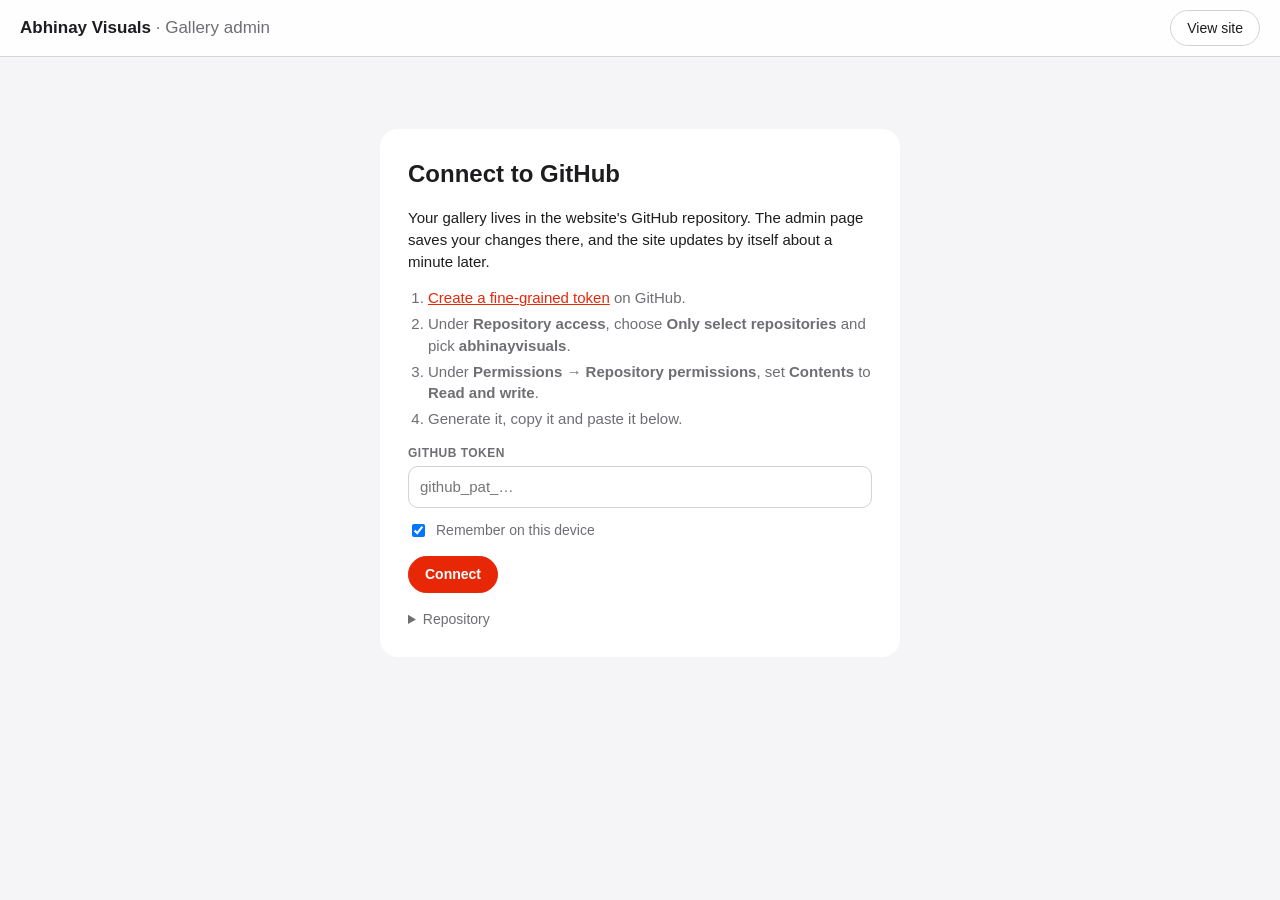
<file: admin/index.html>
<!doctype html>
<html lang="en">
<head>
<meta charset="utf-8">
<meta name="viewport" content="width=device-width, initial-scale=1">
<meta name="robots" content="noindex, nofollow">
<title>Gallery admin · Abhinay Visuals</title>
<style>
  :root {
    --bg: #f5f5f7; --panel: #fff; --ink: #1d1d1f; --muted: #6e6e73; --line: #d2d2d7;
    --rec: #E82707; --rec-hover: #c92106; --ok: #1a7f37; --radius: 14px;
    color-scheme: light;
  }
  * { box-sizing: border-box; }
  body { margin: 0; background: var(--bg); color: var(--ink); font: 15px/1.45 -apple-system, BlinkMacSystemFont, "SF Pro Text", Inter, "Segoe UI", sans-serif; }
  button, input, select, textarea { font: inherit; color: inherit; }
  a { color: var(--rec); }
  [hidden] { display: none !important; }

  .top { position: sticky; top: 0; z-index: 5; display: flex; align-items: center; gap: 12px; padding: 10px 20px; background: rgba(255,255,255,.86); backdrop-filter: saturate(180%) blur(20px); -webkit-backdrop-filter: saturate(180%) blur(20px); border-bottom: 1px solid var(--line); }
  .top h1 { font-size: 17px; margin: 0; font-weight: 600; }
  .top h1 span { color: var(--muted); font-weight: 400; }
  .top .grow { flex: 1; }
  .status { font-size: 13px; color: var(--muted); }
  .status.is-dirty { color: var(--rec); }

  .btn { border: 1px solid var(--line); background: var(--panel); border-radius: 980px; padding: 7px 16px; cursor: pointer; white-space: nowrap; text-decoration: none; color: var(--ink); font-size: 14px; }
  .btn:hover { border-color: var(--ink); }
  .btn--primary { background: var(--rec); border-color: var(--rec); color: #fff; font-weight: 600; }
  .btn--primary:hover { background: var(--rec-hover); border-color: var(--rec-hover); }
  .btn:disabled { opacity: .45; cursor: default; }
  .btn--small { padding: 4px 12px; font-size: 13px; }
  .btn--danger { color: var(--rec); }
  .icon-btn { border: 1px solid var(--line); background: var(--panel); width: 32px; height: 32px; border-radius: 50%; cursor: pointer; display: inline-grid; place-items: center; }
  .icon-btn:disabled { opacity: .3; cursor: default; }

  main { max-width: 1040px; margin: 0 auto; padding: 24px 20px 80px; }

  .login { max-width: 520px; margin: 48px auto; background: var(--panel); border-radius: 18px; padding: 28px; }
  .login h2 { margin: 0 0 6px; font-size: 24px; }
  .login ol { padding-left: 20px; color: var(--muted); }
  .login li { margin: 4px 0; }
  .field { display: grid; gap: 4px; margin: 0 0 12px; }
  .field > span { font-size: 12px; font-weight: 600; color: var(--muted); text-transform: uppercase; letter-spacing: .04em; }
  input[type=text], input[type=password], select, textarea { width: 100%; border: 1px solid var(--line); border-radius: 10px; padding: 9px 11px; background: #fff; }
  textarea { min-height: 72px; resize: vertical; }
  input:focus, select:focus, textarea:focus { outline: 2px solid var(--rec); outline-offset: -1px; border-color: transparent; }
  .check { display: flex; align-items: center; gap: 8px; margin: 4px 0 16px; color: var(--muted); font-size: 14px; }
  .err { color: var(--rec); font-size: 14px; margin: 8px 0 0; }
  details.repo { margin-top: 16px; font-size: 14px; color: var(--muted); }
  details.repo .row3 { display: grid; grid-template-columns: 1fr 1fr 90px; gap: 8px; margin-top: 8px; }

  .tabs { display: flex; gap: 6px; margin: 0 0 20px; flex-wrap: wrap; }
  .tab { border: 0; background: transparent; padding: 8px 16px; border-radius: 980px; cursor: pointer; color: var(--muted); font-weight: 500; }
  .tab[aria-selected=true] { background: var(--ink); color: #fff; }
  .tab .n { opacity: .6; margin-left: 4px; }
  .section-head { display: flex; align-items: center; justify-content: space-between; gap: 12px; margin: 0 0 14px; }
  .section-head p { margin: 0; color: var(--muted); font-size: 14px; }

  .list { display: grid; gap: 12px; }
  .item { background: var(--panel); border-radius: var(--radius); padding: 14px; display: grid; grid-template-columns: 120px 1fr auto; gap: 16px; align-items: start; }
  .item.is-new { outline: 2px solid var(--rec); }
  .thumb { width: 120px; aspect-ratio: 4 / 5; border-radius: 10px; background: #e8e8ed center / cover no-repeat; display: grid; place-items: center; color: var(--muted); font-size: 12px; overflow: hidden; }
  .thumb img { width: 100%; height: 100%; object-fit: cover; display: block; }
  .grid2 { display: grid; grid-template-columns: 1fr 1fr; gap: 0 12px; }
  .grid3 { display: grid; grid-template-columns: 1fr 1fr 1fr; gap: 0 12px; }
  .files { display: grid; grid-template-columns: repeat(3, 1fr); gap: 10px; margin-top: 4px; }
  .file { border: 1px dashed var(--line); border-radius: 10px; padding: 9px 10px; font-size: 13px; display: grid; gap: 4px; min-width: 0; }
  .file b { font-size: 12px; text-transform: uppercase; letter-spacing: .04em; color: var(--muted); }
  .file .cur { color: var(--muted); overflow: hidden; text-overflow: ellipsis; white-space: nowrap; }
  .file .cur.is-new { color: var(--ok); }
  .file label { cursor: pointer; color: var(--rec); font-weight: 500; }
  .file input { display: none; }
  .file .clear { border: 0; background: none; padding: 0; color: var(--muted); cursor: pointer; text-align: left; font-size: 12px; }
  .side { display: grid; gap: 6px; justify-items: center; }

  .empty { background: var(--panel); border-radius: var(--radius); padding: 32px; text-align: center; color: var(--muted); }
  .toast { position: fixed; left: 50%; bottom: 24px; transform: translateX(-50%); background: var(--ink); color: #fff; padding: 12px 18px; border-radius: 12px; font-size: 14px; max-width: calc(100% - 32px); box-shadow: 0 10px 30px rgba(0,0,0,.2); z-index: 10; }
  .toast.is-error { background: var(--rec); }
  .overlay { position: fixed; inset: 0; background: rgba(245,245,247,.8); backdrop-filter: blur(6px); display: grid; place-items: center; z-index: 20; }
  .overlay div { background: var(--panel); padding: 22px 26px; border-radius: 16px; min-width: 280px; box-shadow: 0 10px 40px rgba(0,0,0,.12); }
  .bar { height: 6px; background: #e8e8ed; border-radius: 6px; overflow: hidden; margin-top: 12px; }
  .bar i { display: block; height: 100%; width: 0; background: var(--rec); transition: width .3s; }

  @media (max-width: 760px) {
    .top { flex-wrap: wrap; padding: 10px 16px; }
    .top .status { order: 5; width: 100%; }
    main { padding: 16px 16px 80px; }
    .item { grid-template-columns: 80px 1fr; }
    .thumb { width: 80px; }
    .side { grid-column: 1 / -1; grid-auto-flow: column; justify-content: end; }
    .grid2, .grid3, .files { grid-template-columns: 1fr; }
  }
</style>
</head>
<body>
<header class="top">
  <h1>Abhinay Visuals <span>· Gallery admin</span></h1>
  <span class="grow"></span>
  <span class="status" id="status"></span>
  <a class="btn" href="../" target="_blank" rel="noopener">View site</a>
  <button class="btn" id="logout" hidden>Log out</button>
  <button class="btn btn--primary" id="save" hidden disabled>Save &amp; publish</button>
</header>

<main>
  <!-- connect: a GitHub token with write access to the site's repository -->
  <section class="login" id="login">
    <h2>Connect to GitHub</h2>
    <p>Your gallery lives in the website's GitHub repository. The admin page saves your changes there, and the site updates by itself about a minute later.</p>
    <ol>
      <li><a href="https://github.com/settings/personal-access-tokens/new" target="_blank" rel="noopener">Create a fine-grained token</a> on GitHub.</li>
      <li>Under <b>Repository access</b>, choose <b>Only select repositories</b> and pick <b>abhinayvisuals</b>.</li>
      <li>Under <b>Permissions → Repository permissions</b>, set <b>Contents</b> to <b>Read and write</b>.</li>
      <li>Generate it, copy it and paste it below.</li>
    </ol>
    <form id="loginForm">
      <label class="field"><span>GitHub token</span><input type="password" id="token" autocomplete="off" placeholder="github_pat_…" required></label>
      <label class="check"><input type="checkbox" id="remember" checked> Remember on this device</label>
      <button class="btn btn--primary" type="submit">Connect</button>
      <p class="err" id="loginErr" hidden></p>
      <details class="repo">
        <summary>Repository</summary>
        <div class="row3">
          <label class="field"><span>Owner</span><input type="text" id="owner"></label>
          <label class="field"><span>Repository</span><input type="text" id="repo"></label>
          <label class="field"><span>Branch</span><input type="text" id="branch"></label>
        </div>
      </details>
    </form>
  </section>

  <section id="editor" hidden>
    <nav class="tabs" role="tablist">
      <button class="tab" role="tab" data-tab="work" aria-selected="true">Selected work<span class="n"></span></button>
      <button class="tab" role="tab" data-tab="ai" aria-selected="false">AI videos<span class="n"></span></button>
      <button class="tab" role="tab" data-tab="ba" aria-selected="false">Before / After<span class="n"></span></button>
    </nav>
    <div class="section-head">
      <p id="hint"></p>
      <button class="btn" id="add">+ Add</button>
    </div>
    <div class="list" id="list"></div>
  </section>
</main>

<div class="overlay" id="busy" hidden><div><strong id="busyText">Saving…</strong><div class="bar"><i id="busyBar"></i></div></div></div>
<div class="toast" id="toast" hidden></div>

<script>
(() => {
  'use strict';
  const $ = s => document.querySelector(s);
  const DEFAULT_REPO = { owner: 'abhinaysingh314-cmd', repo: 'abhinayvisuals', branch: 'main' };
  const DATA_PATH = 'data/gallery.json';
  const UPLOAD_DIR = 'assets/uploads';
  const MAX_MB = 95, WARN_MB = 40; // GitHub refuses files over 100 MB
  const CATS = { documentary: 'Documentary', cinematic: 'Cinematic', reel: 'Reel', design: 'Design' };
  const RATIOS = ['9:16', '16:9', '4:5', '1:1'];
  const TABS = {
    work: { hint: 'Shown in the Selected work grid, in this order. Use the arrows to reorder.', add: 'Add project' },
    ai: { hint: 'Shown in the AI Video menu panel.', add: 'Add AI video' },
    ba: { hint: 'Shown in the Before and after section. 16:9 videos take a full row.', add: 'Add before/after' },
  };

  const store = {
    get(k) { try { return localStorage.getItem(k) || sessionStorage.getItem(k); } catch (e) { return null; } },
    set(k, v, keep) { try { (keep ? localStorage : sessionStorage).setItem(k, v); } catch (e) { /* storage blocked */ } },
    del(k) { try { localStorage.removeItem(k); sessionStorage.removeItem(k); } catch (e) { /* storage blocked */ } },
  };

  // state: three lists of items; each item may carry pending files in item._files
  let cfg = { ...DEFAULT_REPO, ...JSON.parse(store.get('av-admin-repo') || '{}') };
  let token = store.get('av-admin-token') || '';
  let lists = { work: [], ai: [], ba: [] };
  let extra = {}; // any other keys in gallery.json, kept as they are
  let tab = 'work', dirty = false;
  const preview = new Map(); // repo path -> object URL for files uploaded this session

  /* ---------- GitHub API ---------- */
  async function gh(path, opts = {}) {
    const res = await fetch(`https://api.github.com/repos/${cfg.owner}/${cfg.repo}${path}`, {
      ...opts,
      headers: { Accept: 'application/vnd.github+json', Authorization: `Bearer ${token}`, 'X-GitHub-Api-Version': '2022-11-28', ...(opts.body ? { 'Content-Type': 'application/json' } : {}) },
    });
    if (!res.ok) {
      let msg = ''; try { msg = (await res.json()).message; } catch (e) { /* no body */ }
      const why = res.status === 401 ? 'The token is wrong or has expired.'
        : res.status === 403 || res.status === 404 ? 'The token can’t reach this repository. Check it has Contents: Read and write for abhinayvisuals.'
        : res.status === 413 || res.status === 422 ? 'GitHub refused a file. It may be too large (over 100 MB).'
        : '';
      throw new Error([why, msg && `(GitHub: ${msg})`].filter(Boolean).join(' ') || `GitHub error ${res.status}`);
    }
    return res.status === 204 ? null : res.json();
  }
  const b64ToText = b64 => new TextDecoder().decode(Uint8Array.from(atob(b64.replace(/\s/g, '')), c => c.charCodeAt(0)));
  const fileToB64 = file => new Promise((ok, fail) => {
    const r = new FileReader();
    r.onload = () => ok(String(r.result).split(',')[1]);
    r.onerror = () => fail(new Error(`Couldn’t read ${file.name}`));
    r.readAsDataURL(file);
  });

  async function load() {
    const f = await gh(`/contents/${DATA_PATH}?ref=${encodeURIComponent(cfg.branch)}`);
    const data = JSON.parse(b64ToText(f.content));
    const { projects = [], beforeAfter = [], ...rest } = data;
    extra = rest;
    lists = { work: projects.filter(p => p.cat !== 'ai'), ai: projects.filter(p => p.cat === 'ai'), ba: beforeAfter };
    setDirty(false);
  }

  /* ---------- save: one commit with the new files and the updated gallery.json ---------- */
  const slug = s => String(s || 'item').toLowerCase().normalize('NFKD').replace(/[^a-z0-9]+/g, '-').replace(/^-|-$/g, '').slice(0, 40) || 'item';
  const extOf = (file, fallback) => ((file.name || '').match(/\.([a-z0-9]+)$/i) || [, fallback])[1].toLowerCase();

  async function save() {
    const all = [...lists.work, ...lists.ai, ...lists.ba];
    for (const it of all) {
      if (!it.title.trim()) { switchTab(lists.ba.includes(it) ? 'ba' : lists.ai.includes(it) ? 'ai' : 'work'); throw new Error('Every item needs a title.'); }
      if (!it.thumb && !(it._files && it._files.thumb)) { switchTab(lists.ba.includes(it) ? 'ba' : lists.ai.includes(it) ? 'ai' : 'work'); throw new Error(`“${it.title}” needs a thumbnail image.`); }
      if (lists.ba.includes(it) && !it.video && !(it._files && it._files.video)) { switchTab('ba'); throw new Error(`“${it.title}” needs a video.`); }
    }
    const uploads = [];
    all.forEach(it => Object.entries(it._files || {}).forEach(([key, file]) => uploads.push({ it, key, file })));
    const steps = uploads.length + 3; let done = 0;
    const tick = text => { done++; busy(text, done / steps); };

    busy('Preparing…', 0);
    const ref = await gh(`/git/ref/heads/${encodeURIComponent(cfg.branch)}`);
    const head = ref.object.sha;
    const baseTree = (await gh(`/git/commits/${head}`)).tree.sha;
    tick('Uploading files…');

    const tree = [];
    const stamp = Date.now().toString(36);
    for (const u of uploads) {
      busy(`Uploading ${u.file.name || u.key} (${(u.file.size / 1048576).toFixed(1)} MB)…`, done / steps);
      const blob = await gh('/git/blobs', { method: 'POST', body: JSON.stringify({ content: await fileToB64(u.file), encoding: 'base64' }) });
      const suffix = u.key === 'preview' ? '-preview' : u.key === 'thumb' ? '-thumb' : '';
      const path = `${UPLOAD_DIR}/${slug(u.it.title)}-${stamp}${suffix}.${extOf(u.file, u.key === 'thumb' ? 'jpg' : 'mp4')}`;
      tree.push({ path, mode: '100644', type: 'blob', sha: blob.sha });
      u.path = path;
      tick('Uploading files…');
    }

    const clean = it => {
      const out = {};
      Object.keys(it).forEach(k => { if (k[0] !== '_') out[k] = it[k]; });
      return out;
    };
    // paths are only written into the data once every upload has gone through
    const pathFor = new Map(uploads.map(u => [u.it, {}]));
    uploads.forEach(u => { pathFor.get(u.it)[u.key] = u.path; });
    const withPaths = it => ({ ...clean(it), ...(pathFor.get(it) || {}) });
    const data = { ...extra, projects: [...lists.work, ...lists.ai].map(withPaths), beforeAfter: lists.ba.map(withPaths) };
    tree.push({ path: DATA_PATH, mode: '100644', type: 'blob', content: JSON.stringify(data, null, 2) + '\n' });

    busy('Publishing…', done / steps);
    const newTree = await gh('/git/trees', { method: 'POST', body: JSON.stringify({ base_tree: baseTree, tree }) });
    const commit = await gh('/git/commits', { method: 'POST', body: JSON.stringify({ message: 'Update gallery from admin', tree: newTree.sha, parents: [head] }) });
    await gh(`/git/refs/heads/${encodeURIComponent(cfg.branch)}`, { method: 'PATCH', body: JSON.stringify({ sha: commit.sha }) });
    tick('Done');

    // the new files aren't on the live site until it rebuilds; keep showing the local copies
    uploads.forEach(u => {
      const url = u.it._urls && u.it._urls[u.key];
      if (url) preview.set(u.path, url);
      u.it[u.key] = u.path;
    });
    all.forEach(it => { delete it._files; delete it._urls; delete it._new; });
    setDirty(false);
  }

  /* ---------- UI ---------- */
  const esc = s => String(s == null ? '' : s).replace(/[&<>"']/g, c => ({ '&': '&amp;', '<': '&lt;', '>': '&gt;', '"': '&quot;', "'": '&#39;' }[c]));
  const src = (it, key) => (it._urls && it._urls[key]) || preview.get(it[key]) || (it[key] ? `../${it[key]}` : '');
  const fileName = p => (p || '').split('/').pop();

  function toast(msg, isError) {
    const t = $('#toast');
    t.textContent = msg; t.classList.toggle('is-error', !!isError); t.hidden = false;
    clearTimeout(toast.t); toast.t = setTimeout(() => { t.hidden = true; }, isError ? 9000 : 5000);
  }
  function busy(text, frac) {
    $('#busy').hidden = text == null;
    if (text != null) { $('#busyText').textContent = text; $('#busyBar').style.width = `${Math.round((frac || 0) * 100)}%`; }
  }
  function setDirty(on) {
    dirty = on;
    $('#save').disabled = !on;
    $('#status').textContent = on ? 'Unsaved changes' : 'All changes saved';
    $('#status').classList.toggle('is-dirty', on);
    document.querySelectorAll('.tab').forEach(t => { t.querySelector('.n').textContent = lists[t.dataset.tab].length; });
  }

  function fileBox(it, key, label, accept) {
    const pending = it._files && it._files[key];
    const cur = pending ? `New: ${pending.name || 'auto poster'}` : (it[key] ? fileName(it[key]) : 'None');
    return `<div class="file">
      <b>${label}</b>
      <span class="cur${pending ? ' is-new' : ''}" title="${esc(cur)}">${esc(cur)}</span>
      <label>${it[key] || pending ? 'Replace' : 'Choose'} file<input type="file" accept="${accept}" data-file="${key}"></label>
      ${(it[key] || pending) && key !== 'thumb' ? `<button class="clear" type="button" data-clear="${key}">Remove</button>` : ''}
    </div>`;
  }

  function itemHTML(it, i, n) {
    const isBA = tab === 'ba', isAI = tab === 'ai';
    const thumb = src(it, 'thumb');
    const ratioOpts = RATIOS.map(r => `<option${r === it.ratio ? ' selected' : ''}>${r}</option>`).join('');
    return `<article class="item${it._new ? ' is-new' : ''}" data-i="${i}">
      <div class="thumb">${thumb ? `<img src="${esc(thumb)}" alt="">` : 'No image'}</div>
      <div>
        <label class="field"><span>Title</span><input type="text" data-k="title" value="${esc(it.title)}" placeholder="Project title"></label>
        ${isBA ? `
        <div class="grid2">
          <label class="field"><span>Label</span><input type="text" data-k="label" value="${esc(it.label)}" placeholder="Podcast, Reel…"></label>
          <label class="field"><span>Format</span><select data-k="ratio">${ratioOpts}</select></label>
        </div>
        <div class="files">${fileBox(it, 'video', 'Video', 'video/mp4,video/webm,video/quicktime')}${fileBox(it, 'thumb', 'Poster image', 'image/*')}</div>` : `
        <div class="grid3">
          ${isAI ? '' : `<label class="field"><span>Filter</span><select data-k="cat">${Object.entries(CATS).map(([v, l]) => `<option value="${v}"${v === it.cat ? ' selected' : ''}>${l}</option>`).join('')}</select></label>`}
          <label class="field"><span>Format</span><select data-k="ratio">${ratioOpts}</select></label>
          <label class="field"><span>Client / type</span><input type="text" data-k="category" value="${esc(it.category)}" placeholder="News explainer"></label>
          <label class="field"><span>Year</span><input type="text" data-k="year" value="${esc(it.year)}" placeholder="2026" inputmode="numeric"></label>
        </div>
        <label class="field"><span>Description</span><textarea data-k="desc" placeholder="One or two lines about the project">${esc(it.desc)}</textarea></label>
        <div class="files">${fileBox(it, 'video', 'Full video', 'video/mp4,video/webm,video/quicktime')}${fileBox(it, 'thumb', 'Thumbnail', 'image/*')}${isAI ? '' : fileBox(it, 'preview', 'Hover preview (optional)', 'video/mp4,video/webm')}</div>`}
      </div>
      <div class="side">
        <button class="icon-btn" data-move="-1" title="Move up" aria-label="Move up"${i === 0 ? ' disabled' : ''}>↑</button>
        <button class="icon-btn" data-move="1" title="Move down" aria-label="Move down"${i === n - 1 ? ' disabled' : ''}>↓</button>
        <button class="btn btn--small btn--danger" data-del>Delete</button>
      </div>
    </article>`;
  }

  function render() {
    const list = lists[tab];
    $('#hint').textContent = TABS[tab].hint;
    $('#add').textContent = `+ ${TABS[tab].add}`;
    $('#list').innerHTML = list.length ? list.map((it, i) => itemHTML(it, i, list.length)).join('') : '<div class="empty">Nothing here yet.</div>';
    document.querySelectorAll('.tab').forEach(t => t.setAttribute('aria-selected', String(t.dataset.tab === tab)));
  }
  function switchTab(t) { tab = t; render(); }

  // a poster frame from a video file, so a thumbnail is never missing
  function posterFrom(file) {
    return new Promise(ok => {
      const v = document.createElement('video');
      v.muted = true; v.playsInline = true; v.preload = 'auto';
      v.src = URL.createObjectURL(file);
      const fail = () => ok(null);
      v.onerror = fail;
      v.onloadedmetadata = () => { v.currentTime = Math.min(1, (v.duration || 2) / 3); };
      v.onseeked = () => {
        const c = document.createElement('canvas');
        const scale = Math.min(1, 1080 / Math.max(v.videoWidth, v.videoHeight));
        c.width = Math.round(v.videoWidth * scale); c.height = Math.round(v.videoHeight * scale);
        c.getContext('2d').drawImage(v, 0, 0, c.width, c.height);
        c.toBlob(b => ok(b && { blob: b, w: v.videoWidth, h: v.videoHeight }), 'image/jpeg', .85);
      };
      setTimeout(fail, 15000);
    });
  }
  const ratioNum = r => { const [a, b] = r.split(':').map(Number); return a / b; };
  const closestRatio = (w, h) => RATIOS.reduce((best, r) => (Math.abs(ratioNum(r) - w / h) < Math.abs(ratioNum(best) - w / h) ? r : best));

  async function pickFile(it, key, file) {
    const mb = file.size / 1048576;
    if (mb > MAX_MB) { toast(`${file.name} is ${mb.toFixed(0)} MB. GitHub only takes files under 100 MB, so export a smaller version first.`, true); return; }
    if (mb > WARN_MB) toast(`${file.name} is ${mb.toFixed(0)} MB. It will work, but a smaller export (under ${WARN_MB} MB) loads faster for visitors.`);
    it._files = it._files || {}; it._urls = it._urls || {};
    it._files[key] = file;
    it._urls[key] = URL.createObjectURL(file);
    if (key === 'video') {
      const shot = await posterFrom(file);
      if (shot) {
        it.ratio = closestRatio(shot.w, shot.h);
        if (!it.thumb && !it._files.thumb) {
          const f = new File([shot.blob], 'poster.jpg', { type: 'image/jpeg' });
          it._files.thumb = f; it._urls.thumb = URL.createObjectURL(f);
        }
      }
    }
    setDirty(true); render();
  }

  /* ---------- events ---------- */
  const itemOf = el => { const a = el.closest('.item'); return a && lists[tab][+a.dataset.i]; };
  $('#list').addEventListener('input', e => {
    const k = e.target.dataset.k, it = itemOf(e.target); if (!k || !it) return;
    it[k] = e.target.value;
    if (k === 'cat') it.type = CATS[it.cat];
    setDirty(true);
  });
  $('#list').addEventListener('change', e => {
    const key = e.target.dataset.file, it = itemOf(e.target);
    if (key && it && e.target.files[0]) pickFile(it, key, e.target.files[0]);
  });
  $('#list').addEventListener('click', e => {
    const it = itemOf(e.target); if (!it) return;
    const list = lists[tab], i = list.indexOf(it);
    const mv = e.target.closest('[data-move]'), del = e.target.closest('[data-del]'), clr = e.target.closest('[data-clear]');
    if (mv) { const j = i + +mv.dataset.move; [list[i], list[j]] = [list[j], list[i]]; }
    else if (del) { if (!confirm(`Delete “${it.title || 'this item'}” from the site?`)) return; list.splice(i, 1); }
    else if (clr) { const k = clr.dataset.clear; it[k] = ''; if (it._files) delete it._files[k]; if (it._urls) delete it._urls[k]; }
    else return;
    setDirty(true); render();
  });
  $('#add').addEventListener('click', () => {
    const it = tab === 'ba' ? { title: '', label: 'Reel', ratio: '9:16', video: '', thumb: '' }
      : { title: '', type: tab === 'ai' ? 'AI Video' : 'Reel', cat: tab === 'ai' ? 'ai' : 'reel', ratio: '9:16', category: '', year: String(new Date().getFullYear()), thumb: '', video: '', preview: '', desc: '' };
    it._new = true;
    lists[tab].unshift(it);
    setDirty(true); render();
    window.scrollTo({ top: 0, behavior: 'smooth' });
    const first = document.querySelector('.item [data-k=title]'); first && first.focus();
  });
  document.querySelectorAll('.tab').forEach(t => t.addEventListener('click', () => switchTab(t.dataset.tab)));

  $('#save').addEventListener('click', async () => {
    $('#save').disabled = true;
    try {
      await save();
      busy(null); render();
      toast('Saved. Your site will show the changes in about a minute.');
    } catch (err) {
      busy(null); $('#save').disabled = !dirty;
      toast(err.message, true);
    }
  });
  addEventListener('beforeunload', e => { if (dirty) { e.preventDefault(); e.returnValue = ''; } });

  async function connect() {
    try {
      busy('Loading gallery…', .3);
      await load();
      busy(null);
      $('#login').hidden = true; $('#editor').hidden = false; $('#save').hidden = false; $('#logout').hidden = false;
      render(); setDirty(false);
      return true;
    } catch (err) {
      busy(null);
      return err;
    }
  }

  $('#owner').value = cfg.owner; $('#repo').value = cfg.repo; $('#branch').value = cfg.branch;
  $('#loginForm').addEventListener('submit', async e => {
    e.preventDefault();
    token = $('#token').value.trim();
    cfg = { owner: $('#owner').value.trim(), repo: $('#repo').value.trim(), branch: $('#branch').value.trim() || 'main' };
    const res = await connect();
    if (res === true) {
      const keep = $('#remember').checked;
      store.set('av-admin-token', token, keep);
      store.set('av-admin-repo', JSON.stringify(cfg), keep);
      $('#token').value = '';
    } else {
      $('#loginErr').textContent = res.message; $('#loginErr').hidden = false;
    }
  });
  $('#logout').addEventListener('click', () => {
    if (dirty && !confirm('You have unsaved changes. Log out anyway?')) return;
    store.del('av-admin-token'); token = ''; dirty = false;
    location.reload();
  });

  if (token) connect().then(res => { if (res !== true) { $('#loginErr').textContent = res.message; $('#loginErr').hidden = false; } });
})();
</script>
</body>
</html>
</file>
<file: style.css>
/* =========================================================
   ABHINAY VISUALS — style.css
   1. Tokens  2. Reset/base  3. Layout  4. Components
   5. Sections  6. Responsive  7. Reduced motion
   ========================================================= */

/* ---------- 1. TOKENS ---------- */
:root {
  --void: #070707;
  --charcoal: #111111;
  --graphite: #1b1b1b;
  --line: #2a2a2a;
  --smoke: #8c8c8c;
  --ash: #bdbdbd;
  --bone: #f2efea;
  --rec: #ff3b2f;
  --rec-glow: rgba(255, 59, 47, .35);

  --f-display: "Archivo", "Arial Black", system-ui, sans-serif;
  --f-serif: "Instrument Serif", "Times New Roman", serif;
  --f-body: "Inter", system-ui, -apple-system, sans-serif;
  --f-mono: "JetBrains Mono", ui-monospace, "SFMono-Regular", monospace;
  --f-script: "Mrs Saint Delafield", "Brush Script MT", cursive;

  --fs-mega: clamp(80px, 22vw, 380px);
  --fs-h1: clamp(48px, 9vw, 160px);
  --fs-h2: clamp(40px, 6vw, 104px);
  --fs-h3: clamp(28px, 3.2vw, 52px);
  --fs-h4: clamp(22px, 1.8vw, 30px);
  --fs-lead: clamp(22px, 2.2vw, 34px);
  --fs-body: clamp(16px, 1.1vw, 19px);
  --fs-mono: 12px;

  --margin: clamp(16px, 4vw, 64px);
  --gutter: clamp(16px, 2vw, 32px);
  --section-y: clamp(96px, 16vh, 200px);

  --ease-out: cubic-bezier(.16, 1, .3, 1);
  --ease-io: cubic-bezier(.65, 0, .35, 1);

  --header-h: 76px;
}

/* ---------- 2. RESET / BASE ---------- */
*, *::before, *::after { box-sizing: border-box; margin: 0; padding: 0; }
html { -webkit-text-size-adjust: 100%; scroll-behavior: auto; }
html.lenis, html.lenis body { height: auto; }
.lenis.lenis-smooth { scroll-behavior: auto !important; }
.lenis.lenis-stopped { overflow: hidden; }

body {
  background: var(--void);
  color: var(--bone);
  font-family: var(--f-body);
  font-size: var(--fs-body);
  line-height: 1.55;
  -webkit-font-smoothing: antialiased;
  -moz-osx-font-smoothing: grayscale;
  overflow-x: hidden;
  text-rendering: optimizeLegibility;
}
img, video, svg { display: block; max-width: 100%; }
a { color: inherit; text-decoration: none; }
button { font: inherit; color: inherit; background: none; border: 0; cursor: pointer; }
ul, ol { list-style: none; }
em { font-style: normal; }
::selection { background: var(--rec); color: var(--bone); }

:focus-visible { outline: 2px solid var(--rec); outline-offset: 3px; border-radius: 2px; }

.skip-link {
  position: fixed; left: 16px; top: -60px; z-index: 1000;
  background: var(--bone); color: var(--void); padding: 10px 16px; font-weight: 600;
  transition: top .3s var(--ease-out);
}
.skip-link:focus { top: 16px; }

.mono {
  font-family: var(--f-mono);
  font-size: var(--fs-mono);
  letter-spacing: .12em;
  text-transform: uppercase;
  font-variant-numeric: tabular-nums;
}
.serif { font-family: var(--f-serif); font-style: italic; font-weight: 400; letter-spacing: -.01em; text-transform: none; }
.accent { color: var(--rec); }

/* ---------- 3. LAYOUT ---------- */
.container { width: 100%; padding-inline: var(--margin); margin-inline: auto; max-width: 1760px; }

.h1, .h2, .h3, .h4, .work__title, .contact__title {
  font-family: var(--f-display);
  font-weight: 800;
  text-transform: uppercase;
  letter-spacing: -.03em;
  line-height: .88;
  font-variation-settings: "wdth" var(--wdth, 100);
}
.h1 { font-size: var(--fs-h1); }
.h2 { font-size: var(--fs-h2); }
.h3 { font-size: var(--fs-h3); line-height: .95; }
.h4 { font-size: var(--fs-h4); line-height: 1; letter-spacing: -.02em; }
.h1 .serif, .h2 .serif, .contact__title .serif { text-transform: none; font-weight: 400; letter-spacing: -.02em; }
.lead { font-size: var(--fs-lead); line-height: 1.2; color: var(--ash); letter-spacing: -.01em; }
.lead .serif { color: var(--bone); }
.label { color: var(--smoke); margin-bottom: 28px; display: flex; align-items: center; gap: 10px; }
.label::before { content: ""; width: 18px; height: 1px; background: var(--rec); }

/* masked line reveals */
.reveal-lines .line { display: block; overflow: hidden; padding-bottom: .06em; margin-bottom: -.06em; }
.reveal-lines .line > span { display: inline-block; will-change: transform; }

/* ---------- 4. COMPONENTS ---------- */

/* REC dot */
.rec-dot { display: inline-block; width: 8px; height: 8px; border-radius: 50%; background: var(--rec); box-shadow: 0 0 12px var(--rec-glow); flex: none; }
.rec-dot--pulse { animation: pulse 1.6s ease-in-out infinite; }
@keyframes pulse { 50% { opacity: .25; transform: scale(.8); } }

/* Buttons */
.btn {
  position: relative; display: inline-flex; align-items: center; gap: 12px;
  height: 56px; padding: 0 28px; border-radius: 999px;
  font-family: var(--f-mono); font-size: 13px; letter-spacing: .1em; text-transform: uppercase;
  overflow: hidden; isolation: isolate; white-space: nowrap;
  transition: color .4s var(--ease-out), border-color .4s var(--ease-out);
}
.btn::before {
  content: ""; position: absolute; inset: 0; z-index: -1; background: var(--rec);
  transform: translateY(101%); transition: transform .5s var(--ease-out); border-radius: inherit;
}
.btn:hover::before, .btn:focus-visible::before { transform: translateY(0); }
.btn--solid { background: var(--bone); color: var(--void); }
.btn--solid:hover { color: var(--bone); }
.btn--ghost { border: 1px solid rgba(242, 239, 234, .5); color: var(--bone); }
.btn--ghost:hover { border-color: var(--rec); }
.btn--pill { height: 44px; padding: 0 20px; border: 1px solid var(--line); background: rgba(7, 7, 7, .4); backdrop-filter: blur(10px); -webkit-backdrop-filter: blur(10px); gap: 10px; font-size: 12px; }
.btn__arrow { transition: transform .4s var(--ease-out); }
.btn:hover .btn__arrow { transform: translateX(4px); }

/* chips */
.chips { display: flex; flex-wrap: wrap; gap: 8px; }
.chips li {
  font-family: var(--f-mono); font-size: 11px; letter-spacing: .1em; text-transform: uppercase;
  padding: 7px 10px; border: 1px solid var(--line); border-radius: 4px; color: var(--ash);
  transition: border-color .3s, color .3s;
}
.chips li:hover { border-color: var(--rec); color: var(--bone); }

/* safe-area corner brackets */
.frame { position: relative; }
.frame::before, .frame::after {
  content: ""; position: absolute; width: 14px; height: 14px; z-index: 3; pointer-events: none;
  border: 1.5px solid rgba(242, 239, 234, .7);
}
.frame::before { top: 10px; left: 10px; border-right: 0; border-bottom: 0; }
.frame::after { bottom: 10px; right: 10px; border-left: 0; border-top: 0; }

.tag {
  position: absolute; top: 14px; right: 14px; z-index: 3;
  display: inline-flex; align-items: center; gap: 8px; padding: 6px 10px;
  background: rgba(7, 7, 7, .7); backdrop-filter: blur(8px); -webkit-backdrop-filter: blur(8px);
  border-radius: 4px; font-size: 11px;
}

/* grain */
.grain {
  position: fixed; inset: -50%; z-index: 900; pointer-events: none; opacity: .07;
  background-image: url("data:image/svg+xml,%3Csvg xmlns='http://www.w3.org/2000/svg' width='240' height='240'%3E%3Cfilter id='n'%3E%3CfeTurbulence type='fractalNoise' baseFrequency='.85' numOctaves='3' stitchTiles='stitch'/%3E%3C/filter%3E%3Crect width='100%25' height='100%25' filter='url(%23n)'/%3E%3C/svg%3E");
  mix-blend-mode: overlay;
  animation: grain 1s steps(8) infinite;
}
@keyframes grain {
  0% { transform: translate(0, 0); } 12% { transform: translate(-5%, -8%); } 25% { transform: translate(-12%, 4%); }
  37% { transform: translate(7%, -14%); } 50% { transform: translate(-3%, 12%); } 62% { transform: translate(-14%, -2%); }
  75% { transform: translate(10%, 6%); } 87% { transform: translate(3%, -10%); } 100% { transform: translate(0, 0); }
}

/* letterbox */
.letterbox { position: fixed; inset: 0; z-index: 640; pointer-events: none; }
.letterbox__bar { position: absolute; left: 0; right: 0; height: 12vh; background: #000; transform: scaleY(0); }
.letterbox__bar--top { top: 0; transform-origin: top; }
.letterbox__bar--bottom { bottom: 0; transform-origin: bottom; }

.flash { position: fixed; inset: 0; z-index: 850; background: var(--bone); opacity: 0; pointer-events: none; }

/* toast */
.toast {
  position: fixed; left: 50%; bottom: 72px; z-index: 950; transform: translate(-50%, 20px);
  background: var(--bone); color: var(--void); padding: 12px 18px; border-radius: 999px;
  opacity: 0; pointer-events: none; transition: opacity .4s var(--ease-out), transform .4s var(--ease-out);
}
.toast.is-on { opacity: 1; transform: translate(-50%, 0); }

/* cursor */
.cursor { display: none; }
@media (hover: hover) and (pointer: fine) {
  .js body.has-cursor, .js body.has-cursor a, .js body.has-cursor button { cursor: none; }
  .cursor { display: block; position: fixed; inset: 0; pointer-events: none; z-index: 990; }
  .cursor__dot, .cursor__ring { position: absolute; top: 0; left: 0; border-radius: 50%; will-change: transform; }
  .cursor__dot { width: 6px; height: 6px; margin: -3px 0 0 -3px; background: var(--bone); mix-blend-mode: difference; }
  .cursor__ring {
    width: 40px; height: 40px; margin: -20px 0 0 -20px; border: 1px solid rgba(242, 239, 234, .6);
    display: grid; place-items: center;
    transition: width .35s var(--ease-out), height .35s var(--ease-out), margin .35s var(--ease-out), background .35s, border-color .35s;
  }
  .cursor__label { font-family: var(--f-mono); font-size: 10px; letter-spacing: .12em; color: var(--bone); opacity: 0; transition: opacity .25s; white-space: nowrap; }
  .cursor.is-link .cursor__ring { width: 64px; height: 64px; margin: -32px 0 0 -32px; background: var(--bone); mix-blend-mode: difference; border-color: transparent; }
  .cursor.is-play .cursor__ring, .cursor.is-view .cursor__ring { width: 96px; height: 96px; margin: -48px 0 0 -48px; background: var(--rec); border-color: var(--rec); }
  .cursor.is-scrub .cursor__ring { width: 110px; height: 110px; margin: -55px 0 0 -55px; background: rgba(7, 7, 7, .35); backdrop-filter: blur(6px); }
  .cursor.is-play .cursor__label, .cursor.is-view .cursor__label, .cursor.is-scrub .cursor__label { opacity: 1; }
  .cursor.is-hidden { opacity: 0; }
}

/* ---------- PRELOADER ---------- */
.preloader {
  position: fixed; inset: 0; z-index: 1000; background: #000;
  display: grid; place-items: center;
}
.no-js .preloader, .rm .preloader, .seen .preloader { display: none; }
.slate { width: min(520px, 84vw); color: var(--bone); }
.slate__clapper { position: relative; height: 48px; margin-bottom: 4px; }
.slate__stick {
  position: absolute; left: 0; right: 0; height: 22px;
  background: repeating-linear-gradient(-45deg, var(--bone) 0 22px, #000 22px 44px);
  border: 2px solid var(--bone);
}
.slate__stick--top { top: 0; transform-origin: 0 100%; transform: rotate(-16deg); }
.slate__stick--base { bottom: 0; }
.slate__body { border: 2px solid var(--bone); }
.slate__row { display: flex; gap: 14px; align-items: baseline; padding: 14px 16px; border-top: 1px solid rgba(242, 239, 234, .35); font-family: var(--f-mono); font-size: 11px; letter-spacing: .14em; }
.slate__row:first-child { border-top: 0; }
.slate__row > div { flex: 1; display: flex; gap: 10px; align-items: baseline; }
.slate__row span { color: var(--smoke); }
.slate__row strong { font-family: var(--f-display); font-size: 22px; letter-spacing: -.01em; font-weight: 800; }
.slate__row--title strong { font-size: clamp(22px, 4vw, 34px); }
.preloader__tc { position: absolute; left: var(--margin); bottom: 32px; font-size: 14px; color: var(--bone); }
.preloader__pct { position: absolute; right: var(--margin); bottom: 32px; color: var(--smoke); }

/* ---------- HEADER ---------- */
.header {
  position: fixed; top: 0; left: 0; right: 0; z-index: 700; height: var(--header-h);
  display: flex; align-items: center; justify-content: space-between; gap: 24px;
  padding-inline: var(--margin);
  transition: transform .6s var(--ease-out);
}
.header.is-hidden { transform: translateY(-110%); }
.logo { display: inline-flex; align-items: center; gap: 12px; }
.logo__mark { font-family: var(--f-display); font-weight: 900; font-size: 24px; letter-spacing: -.06em; }
.logo__dot { width: 7px; height: 7px; border-radius: 50%; background: var(--rec); margin-left: -8px; margin-top: -14px; }
.logo__word { color: var(--ash); font-size: 11px; }
.nav { display: flex; gap: 6px; padding: 6px; border: 1px solid var(--line); border-radius: 999px; background: rgba(7, 7, 7, .4); backdrop-filter: blur(10px); -webkit-backdrop-filter: blur(10px); }
.nav__link {
  position: relative; padding: 8px 16px; border-radius: 999px;
  font-family: var(--f-mono); font-size: 12px; letter-spacing: .1em; text-transform: uppercase; color: var(--ash);
  transition: color .3s, background .3s;
}
.nav__link:hover { color: var(--bone); }
.nav__link.is-active { color: var(--bone); background: var(--graphite); }
.nav__link.is-active::after { content: ""; position: absolute; top: 6px; right: 8px; width: 4px; height: 4px; border-radius: 50%; background: var(--rec); }
.menu-btn { display: none; height: 40px; padding: 0 16px; border: 1px solid var(--line); border-radius: 999px; }

.mobile-menu {
  position: fixed; inset: 0; z-index: 680; background: var(--void);
  display: flex; flex-direction: column; justify-content: center; padding: var(--margin);
  clip-path: inset(0 0 100% 0); visibility: hidden;
  transition: clip-path .8s var(--ease-io), visibility 0s .8s;
}
.mobile-menu.is-open { clip-path: inset(0 0 0 0); visibility: visible; transition: clip-path .8s var(--ease-io); }
.mobile-menu nav { display: flex; flex-direction: column; gap: 4px; }
.mobile-menu nav a { font-family: var(--f-display); font-weight: 800; font-size: clamp(56px, 16vw, 120px); text-transform: uppercase; letter-spacing: -.04em; line-height: .95; }
.mobile-menu__foot { position: absolute; left: var(--margin); bottom: 32px; display: flex; align-items: center; gap: 10px; color: var(--smoke); }

/* ---------- HUD / SCRUBBER ---------- */
.hud {
  position: fixed; left: var(--margin); bottom: 26px; z-index: 660;
  display: flex; flex-direction: column; gap: 4px; pointer-events: none; mix-blend-mode: difference;
}
.hud__tc { display: flex; align-items: center; gap: 10px; color: var(--bone); font-size: 12px; }
.hud__sep { color: var(--smoke); }
.hud__name { color: var(--smoke); font-size: 11px; padding-left: 18px; }
.scrubber {
  position: fixed; left: var(--margin); right: var(--margin); bottom: 12px; z-index: 660; height: 8px;
  cursor: pointer;
}
.scrubber__track { position: absolute; inset: 3px 0; display: flex; gap: 3px; }
.scrubber__seg { position: relative; height: 2px; background: rgba(242, 239, 234, .18); transition: background .3s; }
.scrubber__seg:hover { background: rgba(242, 239, 234, .5); }
.scrubber__seg.is-past { background: rgba(242, 239, 234, .45); }
.scrubber__seg span {
  position: absolute; bottom: 10px; left: 0; font-family: var(--f-mono); font-size: 10px; letter-spacing: .1em; color: var(--ash);
  opacity: 0; transform: translateY(4px); transition: .3s var(--ease-out); white-space: nowrap; pointer-events: none;
}
.scrubber__seg:hover span { opacity: 1; transform: none; }
.scrubber__head { position: absolute; top: -4px; left: 0; width: 2px; height: 16px; background: var(--rec); box-shadow: 0 0 10px var(--rec-glow); will-change: transform; }
.scrubber__head::before { content: ""; position: absolute; top: -5px; left: -4px; border: 5px solid transparent; border-top-color: var(--rec); }

/* ---------- MEDIA / SCRUB ---------- */
.media { position: absolute; inset: 0; overflow: hidden; background: var(--void); }
.media .still, .media .scrub__video { position: absolute; inset: 0; width: 100%; height: 100%; object-fit: cover; }
.scrub__video { opacity: 0; transition: opacity .8s var(--ease-out); }
.media.has-video .scrub__video { opacity: 1; }
.media.has-video .still, .media.has-video .artboard, .media.has-video .wall { visibility: hidden; }
.media__shade {
  position: absolute; inset: 0; pointer-events: none;
  background:
    radial-gradient(120% 90% at 50% 45%, transparent 40%, rgba(0, 0, 0, .75) 100%),
    linear-gradient(to top, rgba(7, 7, 7, .95) 0%, rgba(7, 7, 7, .15) 45%, rgba(7, 7, 7, .35) 100%);
}
.media__shade--left { background: radial-gradient(120% 90% at 60% 50%, transparent 40%, rgba(0, 0, 0, .8) 100%), linear-gradient(90deg, rgba(7, 7, 7, .95) 0%, rgba(7, 7, 7, .6) 35%, transparent 65%); }

/* ---------- 5. SECTIONS ---------- */

/* HERO */
.hero { position: relative; }
.hero__stage { position: relative; height: 100vh; height: 100svh; overflow: hidden; }
.hero .still--b { opacity: 0; }
.hero__wordmark {
  position: absolute; left: 0; right: 0; top: 50%; transform: translateY(-50%); z-index: 2;
  padding-inline: var(--margin); font-weight: 400; pointer-events: none;
}
.hero__line { display: block; line-height: .8; white-space: nowrap; }
.hero__line--2 { text-align: right; }
.hero__line .fit {
  display: inline-block; font-family: var(--f-display); font-weight: 800; font-size: 17vw;
  letter-spacing: -.035em; --wdth: 125; font-variation-settings: "wdth" var(--wdth);
  will-change: transform;
}
.hero__line--2 .fit { color: transparent; -webkit-text-stroke: 1.5px var(--bone); }
.hero__role {
  position: absolute; left: var(--margin); right: var(--margin); top: 50%; z-index: 2; transform: translateY(-50%);
  text-align: center; font-size: clamp(13px, 1.5vw, 20px); color: var(--bone);
  text-shadow: 0 0 18px rgba(0, 0, 0, .95), 0 0 40px rgba(0, 0, 0, .8), 0 1px 2px #000;
}
.caret { display: inline-block; width: .6em; height: 1.1em; margin-left: 6px; vertical-align: -.2em; background: var(--rec); animation: blink 1s steps(1) infinite; }
@keyframes blink { 50% { opacity: 0; } }
.hero__headline { position: absolute; left: var(--margin); right: var(--margin); bottom: clamp(72px, 12vh, 120px); z-index: 2; }
.hero__headline .h1 { font-size: clamp(48px, 8.4vw, 150px); }
.hero__headline em { font-family: var(--f-serif); font-style: italic; font-weight: 400; text-transform: none; letter-spacing: -.02em; }
.hero__ctas { display: flex; flex-wrap: wrap; gap: 12px; margin-top: clamp(24px, 4vh, 40px); }
.hero__meta { position: absolute; top: calc(var(--header-h) + 12px); right: var(--margin); z-index: 2; color: var(--ash); font-size: 11px; display: flex; gap: 10px; align-items: center; }
.hero__meta .bracket { width: 10px; height: 10px; border-top: 1px solid var(--ash); border-left: 1px solid var(--ash); }
.scroll-cue { position: absolute; left: 50%; bottom: 48px; transform: translateX(-50%); z-index: 2; color: var(--ash); display: flex; gap: 10px; align-items: center; }
.scroll-cue__icon { color: var(--rec); animation: nudge 1.6s var(--ease-io) infinite; }
@keyframes nudge { 50% { transform: translateX(4px); } }

/* STATS */
.stats { position: relative; background: var(--charcoal); border-block: 1px solid var(--line); padding-bottom: clamp(48px, 8vh, 96px); overflow: hidden; }
.marquee { overflow: hidden; padding: clamp(28px, 5vh, 56px) 0; border-bottom: 1px solid var(--line); }
.marquee__track { display: flex; width: max-content; will-change: transform; }
.marquee__group { display: flex; align-items: center; flex: none; }
.marquee__group span {
  font-family: var(--f-display); font-weight: 800; font-size: clamp(64px, 11vw, 190px); line-height: .9;
  letter-spacing: -.03em; color: transparent; -webkit-text-stroke: 1.2px rgba(242, 239, 234, .55); padding-inline: .15em;
  transition: color .4s, -webkit-text-stroke-color .4s;
}
.marquee__group span:hover { color: var(--bone); }
.marquee__group i { font-style: normal; color: var(--rec); font-size: clamp(28px, 4vw, 64px); padding-inline: .3em; }
.stats__grid { display: grid; grid-template-columns: repeat(4, 1fr); gap: 0; margin-top: clamp(40px, 6vh, 72px); }
.stat { padding: 8px clamp(16px, 2vw, 32px) 0; border-left: 1px solid var(--line); }
.stat:first-child { border-left: 0; padding-left: 0; }
.stat__num { font-family: var(--f-display); font-weight: 800; font-size: clamp(64px, 8vw, 140px); line-height: .9; letter-spacing: -.04em; font-variant-numeric: tabular-nums; }
.stat__suffix { color: var(--rec); }
.stat__label { margin-top: 18px; font-size: clamp(17px, 1.3vw, 21px); color: var(--bone); }
.stat__sub { margin-top: 8px; color: var(--smoke); font-size: 11px; line-height: 1.6; }

/* MISSION */
.mission { position: relative; }
.mission__pin { min-height: 100vh; min-height: 100svh; display: flex; flex-direction: column; justify-content: center; padding-block: var(--section-y); }
.mission__text {
  font-family: var(--f-display); font-weight: 500; font-size: clamp(32px, 5.2vw, 96px); line-height: 1.02; letter-spacing: -.035em;
  max-width: 17ch; max-width: 1500px;
}
.mission__text strong { font-weight: 700; }
.mission__text em.serif { font-size: 1.1em; }
.js .mission__text .w { opacity: .12; transition: none; }
.mission__text .w.is-feel { color: var(--rec); }

/* PILLARS */
.pillars { position: relative; overflow: hidden; background: var(--void); }
.pillars__track { display: flex; width: max-content; will-change: transform; }
.pillar {
  position: relative; flex: none; width: 88vw; height: 100vh; height: 100svh;
  display: grid; grid-template-columns: 1fr 1.1fr; gap: clamp(24px, 4vw, 72px); align-items: center;
  padding: calc(var(--header-h) + 24px) clamp(24px, 5vw, 96px) 64px;
  border-left: 1px solid var(--line); overflow: hidden;
}
.pillar--intro { width: 62vw; display: flex; flex-direction: column; justify-content: center; border-left: 0; padding-left: var(--margin); }
.pillar--intro .h2 { font-size: clamp(56px, 8.4vw, 170px); }
.pillar--intro .lead { margin-top: 32px; max-width: 18em; }
.pillars__hint { margin-top: 48px; color: var(--rec); }
.pillar__num {
  position: absolute; right: -2vw; top: 50%; transform: translateY(-50%); z-index: 0;
  font-family: var(--f-display); font-weight: 900; font-size: 42vw; line-height: .8; letter-spacing: -.06em;
  color: transparent; -webkit-text-stroke: 1px rgba(242, 239, 234, .08); pointer-events: none;
}
.pillar__body { position: relative; z-index: 1; }
.pillar__body .h3 { font-size: clamp(44px, 5.4vw, 96px); }
.pillar__promise { font-size: clamp(24px, 2.4vw, 40px); color: var(--ash); margin: 16px 0 32px; line-height: 1.1; }
.pillar__media { position: relative; z-index: 1; aspect-ratio: 16 / 11; overflow: hidden; background: var(--graphite); }
.pillar__media img { width: 100%; height: 100%; object-fit: cover; transform: scale(1.12); transition: transform 1.2s var(--ease-out), filter .6s; filter: saturate(.85); }
.pillar__media:hover img { transform: scale(1.04); filter: saturate(1.05); }
.pillar__media .tag { opacity: 0; transform: translateY(-6px); transition: .4s var(--ease-out); }
.pillar__media:hover .tag { opacity: 1; transform: none; }

/* code editor mock (web development pillar) */
.code { display: flex; flex-direction: column; background: #0c0c0c; border: 1px solid var(--line); }
.code .tag { opacity: 1; transform: none; }
.code__bar { display: flex; align-items: center; gap: 7px; padding: 12px 16px; border-bottom: 1px solid var(--line); background: var(--charcoal); }
.code__bar i { width: 10px; height: 10px; border-radius: 50%; background: var(--line); }
.code__bar i:first-child { background: var(--rec); }
.code__bar span { margin-left: 12px; color: var(--smoke); font-size: 11px; white-space: nowrap; overflow: hidden; text-overflow: ellipsis; }
.code__body { flex: 1; margin: 0; padding: clamp(16px, 2vw, 32px); overflow: hidden; color: var(--ash); font-size: clamp(10px, .8vw, 13.5px); line-height: 1.75; white-space: pre; }
.code__body .c { color: #5f5f5f; }
.code__body .t { color: var(--rec); }
.code__body .a { color: #e8b86b; }
.code__body .s { color: #9ccf8a; }
.code__body .k { color: var(--bone); font-weight: 500; }
.code__body .n { color: #ffc27a; }
.code__caret { display: inline-block; width: .55em; height: 1.1em; margin-left: 2px; vertical-align: text-bottom; background: var(--rec); animation: pulse 1s steps(1) infinite; }

/* BEFORE / AFTER */
.demo { position: relative; padding-block: var(--section-y); background: var(--charcoal); border-top: 1px solid var(--line); }
.demo__head { display: flex; justify-content: space-between; align-items: flex-end; gap: 32px; flex-wrap: wrap; margin-bottom: clamp(48px, 8vh, 96px); }
.demo__head .lead { max-width: 15em; }
.demo__grid { display: grid; grid-template-columns: 3.16fr 1fr 1fr; gap: var(--gutter); align-items: start; } /* 16:9 + two 9:16 at equal height */
.demo__media { position: relative; overflow: hidden; background: #000; }
.demo__media video { width: 100%; height: 100%; object-fit: cover; }
.demo__sound {
  position: absolute; left: 14px; bottom: 14px; z-index: 4; display: inline-flex; align-items: center; gap: 8px;
  padding: 8px 12px; border-radius: 999px; font-size: 11px; color: var(--bone);
  background: rgba(7, 7, 7, .72); backdrop-filter: blur(8px); -webkit-backdrop-filter: blur(8px); border: 1px solid var(--line);
  transition: border-color .3s, background .3s;
}
.demo__sound .rec-dot { background: var(--smoke); box-shadow: none; }
.demo__sound:hover { border-color: var(--rec); }
.is-loud .demo__sound { background: var(--rec); border-color: var(--rec); }
.is-loud .demo__sound .rec-dot { background: var(--bone); animation: pulse 1.6s ease-in-out infinite; }
.demo__cap { display: flex; flex-direction: column; gap: 6px; padding-top: 14px; }
.demo__cap span { color: var(--smoke); font-size: 11px; }
.demo__cap strong { font-family: var(--f-display); font-weight: 700; font-size: clamp(17px, 1.3vw, 22px); letter-spacing: -.02em; line-height: 1.1; }

/* ABOUT / RECORD */
.about { position: relative; padding-block: var(--section-y); border-top: 1px solid var(--line); }
.about__intro { display: grid; grid-template-columns: 1.2fr 1fr; gap: clamp(32px, 5vw, 96px); align-items: end; margin-bottom: clamp(72px, 12vh, 140px); }
.about__intro .h2 { font-size: clamp(48px, 7.4vw, 136px); }
.about__intro em { font-family: var(--f-serif); font-style: italic; font-weight: 400; text-transform: none; letter-spacing: -.02em; }
.about__bio .lead { margin-bottom: 24px; }
.about__bio p:last-child { color: var(--ash); max-width: 40ch; }
.about__cols { display: grid; grid-template-columns: repeat(3, 1fr); gap: clamp(32px, 4vw, 72px); }
.record__list { display: grid; gap: 0; }
.record__item { padding: 20px 0 22px; border-top: 1px solid var(--line); }
.record__item:last-child { border-bottom: 1px solid var(--line); }
.record__when { color: var(--rec); }
.record__title { font-family: var(--f-display); font-weight: 700; font-size: clamp(20px, 1.6vw, 28px); letter-spacing: -.02em; line-height: 1.1; margin: 8px 0 6px; }
.record__where { color: var(--smoke); font-size: 15px; }
.meters { display: grid; gap: 26px; padding-top: 20px; border-top: 1px solid var(--line); }
.meter { display: grid; grid-template-columns: 1fr auto; row-gap: 10px; }
.meter__name { font-size: 17px; }
.meter__val { color: var(--smoke); }
.meter__bar { grid-column: 1 / -1; position: relative; height: 4px; background: var(--line); overflow: hidden; }
.meter__bar i { position: absolute; inset: 0; background: linear-gradient(90deg, var(--bone), var(--rec)); transform-origin: left; transform: scaleX(var(--v)); }
.js .meter__bar i { transform: scaleX(0); transition: transform 1.6s var(--ease-out); }
.js .meters.is-on .meter__bar i { transform: scaleX(var(--v)); }
.js .meters.is-on .meter:nth-child(2) i { transition-delay: .1s; }
.js .meters.is-on .meter:nth-child(3) i { transition-delay: .2s; }
.js .meters.is-on .meter:nth-child(4) i { transition-delay: .3s; }
.toolkit { margin-top: clamp(72px, 12vh, 140px); }
.toolkit__grid { display: grid; grid-template-columns: repeat(8, 1fr); gap: var(--gutter); }
.toolkit__grid li {
  display: flex; flex-direction: column; justify-content: space-between; gap: 28px; min-height: 150px; padding: 18px;
  background: var(--graphite); border: 1px solid var(--line); transition: border-color .3s, transform .4s var(--ease-out);
}
.toolkit__grid li:hover { border-color: var(--rec); transform: translateY(-4px); }
.toolkit__grid b { font-family: var(--f-display); font-weight: 800; font-size: clamp(32px, 2.6vw, 48px); letter-spacing: -.03em; line-height: 1; }
.toolkit__grid span { color: var(--ash); font-size: 14px; line-height: 1.3; }

/* STORY */
.story { position: relative; }
.story__stage { position: relative; height: 100vh; height: 100svh; overflow: hidden; }
.story__media { background: #000; }
.story__final { opacity: 0; }
.story__chapters { position: absolute; inset: 0; z-index: 2; display: flex; flex-direction: column; justify-content: center; pointer-events: none; }
.story__chapters .label { position: absolute; top: calc(var(--header-h) + 16px); }
.chapters { position: relative; width: min(520px, 40vw); min-height: 340px; }
.chapter { position: absolute; inset: 0 0 auto 0; opacity: 0; visibility: hidden; }
.chapter.is-active { opacity: 1; visibility: visible; }
.chapter__no { color: var(--rec); margin-bottom: 16px; }
.chapter .h3 { font-size: clamp(40px, 4.6vw, 80px); margin-bottom: 24px; }
.chapter p:last-child { color: var(--ash); font-size: clamp(17px, 1.25vw, 21px); }
.story__index { position: absolute; right: var(--margin); top: 50%; transform: translateY(-50%); z-index: 2; display: flex; flex-direction: column; gap: 14px; text-align: right; }
.story__index li { color: var(--smoke); transition: color .4s; display: flex; align-items: center; justify-content: flex-end; gap: 10px; }
.story__index li::after { content: ""; width: 16px; height: 1px; background: currentColor; transition: width .4s var(--ease-out); }
.story__index li.is-active { color: var(--bone); }
.story__index li.is-active::after { width: 40px; background: var(--rec); }
.story__progress { position: absolute; left: var(--margin); right: var(--margin); bottom: 64px; z-index: 2; height: 1px; background: rgba(242, 239, 234, .15); }
.story__progress span { position: absolute; inset: 0; background: var(--bone); transform-origin: left; transform: scaleX(0); }

/* artboard (DOM-built creative process) */
.artboard { position: absolute; inset: 0; display: grid; place-items: center; perspective: 1600px; padding-left: 38vw; padding-right: 8vw; }
.ab { position: relative; width: min(44vw, 72vh); aspect-ratio: 4 / 5; transform-style: preserve-3d; }
.ab__layer { position: absolute; inset: 0; transform-style: preserve-3d; }
.ab__canvas { background: #0e0e0e; border: 1px solid rgba(242, 239, 234, .18); box-shadow: 0 60px 120px rgba(0, 0, 0, .6); }
.ab__cursor { position: absolute; left: 12%; top: 14%; width: 2px; height: 9%; background: var(--bone); animation: blink 1s steps(1) infinite; }
.ab__grid { background-image: linear-gradient(rgba(242, 239, 234, .07) 1px, transparent 1px), linear-gradient(90deg, rgba(242, 239, 234, .07) 1px, transparent 1px); background-size: 12.5% 10%; }
.ab__photo { inset: 26% 8% 22% 34%; overflow: hidden; }
.ab__photo img { width: 100%; height: 100%; object-fit: cover; object-position: 50% 30%; filter: grayscale(.2) contrast(1.05); }
.ab__shape { inset: auto auto 16% 8%; width: 36%; aspect-ratio: 1; border-radius: 50%; background: var(--rec); mix-blend-mode: screen; opacity: .9; }
.ab__type { inset: 8% 8% auto 8%; display: flex; font-family: var(--f-display); font-weight: 900; font-size: min(10vw, 16vh); line-height: .8; letter-spacing: -.04em; }
.ab__type span { display: inline-block; }
.ab__swatches { inset: auto 8% 9% auto; display: flex; gap: 6px; height: auto; width: auto; }
.ab__swatches i { width: min(2.4vw, 4vh); aspect-ratio: 1; border-radius: 50%; }
.ab__swatches i:nth-child(1) { background: var(--bone); } .ab__swatches i:nth-child(2) { background: var(--rec); }
.ab__swatches i:nth-child(3) { background: var(--smoke); } .ab__swatches i:nth-child(4) { background: #1fb6ff; }
.ab__timeline { inset: auto 8% 3.5% 8%; height: 3.2%; display: flex; gap: 3px; }
.ab__timeline i { flex: 1; background: rgba(242, 239, 234, .25); border-radius: 2px; }
.ab__timeline i:nth-child(2) { flex: 2; background: rgba(255, 59, 47, .6); } .ab__timeline i:nth-child(3) { flex: .7; }
.ab__timeline b { position: absolute; top: -40%; bottom: -40%; left: 30%; width: 2px; background: var(--rec); }
.ab__caption { inset: 80% 8% auto 8%; font-size: 10px; color: var(--ash); }
.ab__labels { position: absolute; right: 8vw; bottom: 110px; display: none; }

/* MANIFESTO */
.manifesto { position: relative; padding-block: var(--section-y); }
.manifesto__grid { display: grid; grid-template-columns: 1.5fr 1fr; gap: clamp(32px, 5vw, 96px); align-items: end; }
.manifesto__text { font-size: clamp(56px, 10vw, 180px); }
.manifesto__text em { font-family: var(--f-serif); font-style: italic; font-weight: 400; text-transform: none; letter-spacing: -.02em; }
.manifesto__portrait { position: relative; aspect-ratio: 3 / 4; overflow: hidden; background: #000; }
.manifesto__portrait img { width: 100%; height: 100%; object-fit: cover; object-position: 50% 25%; }
.manifesto__sig {
  position: absolute; left: 20px; bottom: 12px; z-index: 3;
  font-family: var(--f-script); font-size: clamp(48px, 5vw, 84px); line-height: 1; color: var(--bone);
  text-shadow: 0 4px 24px rgba(0, 0, 0, .6);
}
.manifesto__sig span { display: inline-block; padding: .1em .3em .2em .1em; }

/* PROCESS */
.process { position: relative; padding-block: var(--section-y); background: var(--charcoal); border-top: 1px solid var(--line); }
.process .h2 { margin-bottom: clamp(56px, 10vh, 120px); }
.timeline { position: relative; }
.timeline__rail { position: relative; height: 1px; background: var(--line); margin-bottom: 40px; }
.timeline__fill { position: absolute; inset: 0; background: var(--bone); transform-origin: left; transform: scaleX(0); }
.timeline__head { position: absolute; top: -12px; left: 0; width: 2px; height: 24px; background: var(--rec); box-shadow: 0 0 12px var(--rec-glow); }
.steps { display: grid; grid-template-columns: repeat(4, 1fr); gap: var(--gutter); }
.step { position: relative; padding-right: 12px; transition: opacity .5s; }
.js .step { opacity: .35; }
.js .step.is-on { opacity: 1; }
.step::before { content: ""; position: absolute; top: -45px; left: 0; width: 9px; height: 9px; border-radius: 50%; background: var(--void); border: 1px solid var(--smoke); transition: .4s; }
.step.is-on::before { background: var(--rec); border-color: var(--rec); }
.step__tc { color: var(--rec); }
.step__title { font-family: var(--f-display); font-weight: 800; text-transform: uppercase; font-size: clamp(36px, 3.6vw, 64px); letter-spacing: -.03em; line-height: 1; margin: 12px 0 14px; }
.step p { color: var(--ash); max-width: 26ch; }

.for { margin-top: clamp(96px, 16vh, 180px); }
.for__grid { display: grid; grid-template-columns: repeat(3, 1fr); gap: var(--gutter); perspective: 1000px; }
.for__card {
  position: relative; display: flex; flex-direction: column; gap: 16px; min-height: 340px; padding: 32px;
  background: var(--graphite); border: 1px solid var(--line); overflow: hidden;
  transform-style: preserve-3d; transition: border-color .4s;
}
.for__card::after {
  content: ""; position: absolute; inset: 0; pointer-events: none; opacity: 0; transition: opacity .4s;
  background: radial-gradient(400px circle at var(--mx, 50%) var(--my, 50%), rgba(242, 239, 234, .1), transparent 60%);
}
.for__card:hover { border-color: rgba(255, 59, 47, .6); }
.for__card:hover::after { opacity: 1; }
.for__no { color: var(--rec); }
.for__card .h4 { margin-top: auto; }
.for__card p { color: var(--ash); }
.for__cta { color: var(--bone); margin-top: 8px; }

/* WORK */
.work { position: relative; }
.work__intro { position: relative; height: 100vh; height: 100svh; overflow: hidden; display: grid; place-items: center; }
.wall { position: absolute; inset: -20% -30%; display: flex; flex-direction: column; justify-content: center; gap: 2vw; transform: perspective(1400px) rotateX(18deg) rotateZ(-8deg); }
.wall__row { display: flex; gap: 2vw; width: max-content; will-change: transform; }
.wall__row img { height: 26vh; width: auto; flex: none; border-radius: 2px; opacity: .75; }
.work__title { position: relative; z-index: 2; text-align: center; font-size: clamp(72px, 17vw, 320px); line-height: .82; will-change: transform; }
.work__title-line { display: block; }
.work__title em { font-family: var(--f-serif); font-weight: 400; font-style: italic; text-transform: none; color: var(--rec); letter-spacing: -.03em; }
.work__body { padding-block: clamp(64px, 12vh, 140px) var(--section-y); }
.work__head { display: flex; justify-content: space-between; align-items: flex-end; gap: 24px; flex-wrap: wrap; margin-bottom: 40px; }
.work__head .label { margin-bottom: 0; }
.filters { display: flex; flex-wrap: wrap; gap: 8px; margin-bottom: 40px; }
.filter {
  font-family: var(--f-mono); font-size: 12px; letter-spacing: .1em; text-transform: uppercase;
  padding: 10px 18px; border-radius: 999px; border: 1px solid var(--line); color: var(--ash); transition: .3s;
}
.filter:hover { color: var(--bone); border-color: var(--smoke); }
.filter.is-active { background: var(--bone); color: var(--void); border-color: var(--bone); }

.grid { position: relative; display: grid; grid-template-columns: repeat(3, 1fr); gap: var(--gutter); align-items: start; }
.grid.is-masonry { display: block; }
.grid.is-masonry .card { position: absolute; top: 0; left: 0; }
.card { display: block; width: 100%; text-align: left; }
.card__media { position: relative; overflow: hidden; background: var(--graphite); }
.card__media img, .card__media video { width: 100%; height: 100%; object-fit: cover; transition: transform 1s var(--ease-out); }
.card__media video { position: absolute; inset: 0; opacity: 0; transition: opacity .4s; }
.card.is-previewing .card__media video { opacity: 1; }
.card:hover .card__media img { transform: scale(1.05); }
.card__chip { position: absolute; top: 14px; left: 14px; z-index: 3; background: rgba(7, 7, 7, .7); backdrop-filter: blur(8px); -webkit-backdrop-filter: blur(8px); padding: 6px 10px; border-radius: 4px; font-size: 10px; }
.card__info { display: flex; justify-content: space-between; align-items: baseline; gap: 16px; padding-top: 14px; }
.card__title { font-family: var(--f-display); font-weight: 700; font-size: clamp(18px, 1.4vw, 24px); letter-spacing: -.02em; line-height: 1.1; }
.card__meta { color: var(--smoke); font-size: 11px; white-space: nowrap; }
.card:focus-visible { outline-offset: 6px; }
.grid__note { margin-top: 32px; color: var(--smoke); font-size: 11px; }

/* CONTACT */
.contact { position: relative; min-height: 100vh; min-height: 100svh; display: flex; align-items: center; padding-block: var(--section-y); background: #000; }
.contact__inner { display: flex; flex-direction: column; align-items: flex-start; }
.contact__title { font-size: clamp(56px, 10vw, 190px); margin-bottom: clamp(40px, 7vh, 80px); }
.contact__title .serif { font-size: .92em; }
.btn-giant {
  position: relative; display: inline-flex; align-items: center; justify-content: space-between; gap: 32px;
  width: min(100%, 980px); padding: clamp(22px, 3vw, 40px) clamp(28px, 3.4vw, 56px); border-radius: 999px;
  border: 1px solid var(--bone); overflow: hidden; isolation: isolate;
  font-family: var(--f-display); font-weight: 800; text-transform: uppercase; letter-spacing: -.03em;
  font-size: clamp(28px, 4.4vw, 76px); line-height: 1;
  transition: color .5s var(--ease-out), border-color .5s;
}
.btn-giant__fill { position: absolute; inset: 0; z-index: -1; background: var(--rec); transform: scaleX(0); transform-origin: left; transition: transform .7s var(--ease-out); }
.btn-giant:hover .btn-giant__fill, .btn-giant:focus-visible .btn-giant__fill { transform: scaleX(1); }
.btn-giant:hover { border-color: var(--rec); }
.btn-giant__arrow { transition: transform .5s var(--ease-out); }
.btn-giant:hover .btn-giant__arrow { transform: translateX(10px) rotate(-45deg); }
.contact__links { display: grid; grid-template-columns: repeat(4, auto); gap: clamp(24px, 4vw, 72px); margin-top: clamp(40px, 7vh, 72px); }
.contact__link { display: flex; flex-direction: column; gap: 8px; text-align: left; }
.contact__link span { color: var(--smoke); font-size: 11px; }
.contact__link strong { font-weight: 500; font-size: clamp(17px, 1.4vw, 22px); background: linear-gradient(var(--rec), var(--rec)) left bottom / 0 1px no-repeat; transition: background-size .5s var(--ease-out); padding-bottom: 4px; }
.contact__link:hover strong { background-size: 100% 1px; }
.availability { margin-top: clamp(40px, 7vh, 72px); display: inline-flex; align-items: center; gap: 12px; padding: 10px 16px; border: 1px solid var(--line); border-radius: 999px; color: var(--ash); }

/* FOOTER */
.footer { position: relative; background: var(--void); padding-top: clamp(72px, 12vh, 140px); overflow: hidden; border-top: 1px solid var(--line); }
.footer__cols { display: grid; grid-template-columns: repeat(3, 1fr) 1.2fr; gap: var(--gutter); }
.footer__cols ul { display: flex; flex-direction: column; gap: 8px; }
.footer__cols a { color: var(--ash); transition: color .3s; }
.footer__cols a:hover { color: var(--bone); }
.footer__right { display: flex; flex-direction: column; align-items: flex-start; }
.footer__clock { color: var(--bone); font-size: 13px; margin-bottom: 24px; }
.rewind { padding: 12px 18px; border: 1px solid var(--line); border-radius: 999px; transition: border-color .3s, color .3s; }
.rewind:hover { border-color: var(--rec); color: var(--rec); }
.footer__mark { padding-inline: var(--margin); margin-top: clamp(64px, 10vh, 120px); line-height: .78; white-space: nowrap; overflow: hidden; }
.footer__mark .fit {
  display: inline-block; font-family: var(--f-display); font-weight: 900; font-size: 11vw; letter-spacing: -.045em; word-spacing: .18em;
  --wdth: 100; font-variation-settings: "wdth" var(--wdth); will-change: transform;
  background: linear-gradient(180deg, var(--bone) 30%, rgba(242, 239, 234, .15)); -webkit-background-clip: text; background-clip: text; color: transparent;
}
.footer__legal { display: flex; justify-content: space-between; gap: 16px; flex-wrap: wrap; padding-block: 24px 104px; color: var(--smoke); font-size: 11px; border-top: 1px solid var(--line); }

/* LIGHTBOX */
.lightbox { position: fixed; inset: 0; z-index: 960; background: #030303; display: grid; place-items: center; visibility: hidden; opacity: 0; }
.lightbox__bar { position: absolute; left: 0; right: 0; height: 10vh; background: #000; z-index: 2; }
.lightbox__bar--top { top: 0; } .lightbox__bar--bottom { bottom: 0; }
.lightbox__inner { position: relative; z-index: 1; width: min(1280px, 92vw); display: grid; grid-template-columns: 1.6fr 1fr; gap: clamp(24px, 4vw, 64px); align-items: center; }
.lightbox__media { position: relative; max-height: 72vh; display: grid; place-items: center; }
.lightbox__media img, .lightbox__media video { max-height: 72vh; width: auto; max-width: 100%; object-fit: contain; }
.lightbox__meta { color: var(--rec); margin-bottom: 16px; }
.lightbox__title { margin-bottom: 20px; }
.lightbox__desc { color: var(--ash); }
.lightbox__controls { position: absolute; z-index: 3; bottom: 3.5vh; left: 50%; transform: translateX(-50%); display: flex; gap: 32px; align-items: center; color: var(--ash); }
.lightbox__controls button:hover, .lightbox__close:hover { color: var(--rec); }
.lightbox__close { position: absolute; z-index: 3; top: 3.5vh; right: var(--margin); color: var(--bone); }

/* ---------- 6. RESPONSIVE ---------- */
@media (max-width: 1024px) {
  .nav, .header__cta, .logo__word { display: none; }
  .menu-btn { display: inline-flex; align-items: center; }
  .scrubber { display: none; }
  .hud { bottom: max(18px, env(safe-area-inset-bottom)); }
  .hud__name { display: none; }

  .stats__grid { grid-template-columns: repeat(2, 1fr); row-gap: 48px; }
  .stat:nth-child(3) { border-left: 0; padding-left: 0; }

  .pillars__track { flex-direction: column; width: 100%; }
  .pillar, .pillar--intro { width: 100%; height: auto; min-height: 0; grid-template-columns: 1fr; border-left: 0; border-top: 1px solid var(--line); padding: 96px var(--margin); }
  .pillar--intro { border-top: 0; }
  .pillar__num { font-size: 60vw; top: 32%; }
  .pillars__hint { display: none; }

  .artboard { padding: 0 0 0 36vw; }
  .ab { width: min(52vw, 60vh); }

  .demo__grid { grid-template-columns: 1fr 1fr; }
  .demo__item--wide { grid-column: 1 / -1; }
  .about__intro { grid-template-columns: 1fr; }
  .about__cols { grid-template-columns: 1fr 1fr; }
  .about__cols .record:last-child { grid-column: 1 / -1; }
  .toolkit__grid { grid-template-columns: repeat(4, 1fr); }
  .contact__links { grid-template-columns: repeat(2, auto); }

  .steps { grid-template-columns: repeat(2, 1fr); row-gap: 72px; }
  .for__grid { grid-template-columns: 1fr; }
  .for__card { min-height: 240px; }
  .footer__cols { grid-template-columns: repeat(2, 1fr); row-gap: 40px; }
  .lightbox__inner { grid-template-columns: 1fr; }
  .lightbox__media, .lightbox__media img, .lightbox__media video { max-height: 52vh; }
}

@media (max-width: 640px) {
  :root { --header-h: 64px; }
  .hero__meta { display: none; }
  .hero__line .fit { font-size: 19vw; }
  .hero__ctas .btn { height: 50px; padding: 0 20px; font-size: 12px; }
  .scroll-cue { bottom: 64px; }

  .stats__grid { grid-template-columns: 1fr 1fr; }
  .stat__label { font-size: 16px; }

  .mission__text { font-size: clamp(30px, 9vw, 48px); }

  .story__chapters { justify-content: flex-end; padding-bottom: 96px; }
  .chapters { width: 100%; min-height: 250px; }
  .chapter .h3 { font-size: clamp(34px, 10vw, 48px); margin-bottom: 14px; }
  .chapter p:last-child { font-size: 15px; }
  .story__index { top: calc(var(--header-h) + 12px); transform: none; flex-direction: row; gap: 10px; }
  .story__index li::after { display: none; }
  .story__chapters .label { display: none; }
  .artboard { padding: 0; align-items: start; padding-top: calc(var(--header-h) + 56px); }
  .ab { width: min(52vw, 30vh); }
  .media__shade--left { background: linear-gradient(to top, rgba(7, 7, 7, .98) 0%, rgba(7, 7, 7, .8) 40%, transparent 70%); }

  .manifesto__grid { grid-template-columns: 1fr; }

  .steps { grid-template-columns: 1fr; row-gap: 48px; }
  .timeline__rail { display: none; }
  .step { padding-left: 24px; border-left: 1px solid var(--line); }
  .step::before { top: 4px; left: -5px; }

  .wall__row img { height: 18vh; }
  .grid { grid-template-columns: 1fr; }
  .card__media { max-height: 72svh; }
  .work__head { flex-direction: column; align-items: flex-start; }
  .filters { flex-wrap: nowrap; overflow-x: auto; margin-inline: calc(var(--margin) * -1); padding-inline: var(--margin); scrollbar-width: none; }
  .filters::-webkit-scrollbar { display: none; }
  .filter { flex: none; }

  .code__body { font-size: 10.5px; line-height: 1.6; }
  .demo__grid { gap: 12px; }
  .demo__sound { left: 8px; bottom: 8px; padding: 6px 9px; font-size: 10px; }
  .about__cols { grid-template-columns: 1fr; }
  .toolkit__grid { grid-template-columns: repeat(2, 1fr); }
  .toolkit__grid li { min-height: 120px; }

  .contact__links { grid-template-columns: 1fr; }
  .btn-giant { font-size: clamp(22px, 7vw, 40px); }
  .footer__cols { grid-template-columns: 1fr 1fr; }
  .footer__right { grid-column: 1 / -1; }
  .grain { animation: none; }
}

/* ---------- 7. STATIC MODES (no-js / reduced motion) ---------- */
.no-js .hero__stage, .rm .hero__stage {
  height: auto; min-height: 100svh; display: flex; flex-direction: column; justify-content: flex-end; gap: 40px;
  padding: calc(var(--header-h) + 48px) 0 96px;
}
.no-js .hero__wordmark, .rm .hero__wordmark, .no-js .hero__role, .rm .hero__role,
.no-js .hero__headline, .rm .hero__headline { position: relative; inset: auto; transform: none; }
.no-js .hero__role, .rm .hero__role { text-align: left; padding-inline: var(--margin); left: 0; right: 0; }
.no-js .hero__line .fit, .rm .hero__line .fit { font-size: 15vw; }
.no-js .scroll-cue, .rm .scroll-cue { display: none; }
.no-js .story__stage, .rm .story__stage { height: auto; }
.no-js .story__media, .rm .story__media { position: relative; height: 70vh; }
.no-js .artboard, .rm .artboard { display: none; }
.no-js .story__final, .rm .story__final { opacity: 1; }
.no-js .story__chapters, .rm .story__chapters { position: relative; padding-block: 96px; pointer-events: auto; }
.no-js .story__chapters .label, .rm .story__chapters .label { position: static; }
.no-js .chapters, .rm .chapters { width: 100%; max-width: 720px; display: grid; gap: 64px; min-height: 0; }
.no-js .chapter, .rm .chapter { position: static; opacity: 1; visibility: visible; }
.no-js .story__index, .rm .story__index, .no-js .story__progress, .rm .story__progress { display: none; }
.no-js .mission__text .w, .rm .mission__text .w { opacity: 1 !important; }
.no-js .step, .rm .step { opacity: 1; }

@media (prefers-reduced-motion: reduce) {
  *, *::before, *::after { animation-duration: .001ms !important; animation-iteration-count: 1 !important; transition-duration: .001ms !important; }
  .grain { animation: none; }
}

/* ---------- 8. CALM MODE (default) ----------
   The site runs without GSAP/Lenis: no preloader, overlays, pinned scenes or
   scroll-jacking. Sections simply stack, with a light fade-in as they arrive. */
.preloader, .grain, .letterbox, .flash, .cursor, .hud, .scrubber,
.marquee, .pillar__num, .pillars__hint, .scroll-cue, .caret, .story__index,
.timeline__head, .work__intro, .mobile-menu__foot { display: none !important; }
.rec-dot--pulse { animation: none; }

.rm .mission__pin { min-height: 0; }
.rm .stats { padding-top: clamp(48px, 8vh, 96px); }

.rm .pillars__track { flex-direction: column; width: 100%; }
.rm .pillar, .rm .pillar--intro {
  width: 100%; height: auto; min-height: 0; border-left: 0; border-top: 1px solid var(--line);
  padding: clamp(56px, 9vh, 112px) var(--margin);
}
.rm .pillar--intro { border-top: 0; padding-bottom: 0; }
.rm .pillar--intro .h2 { font-size: var(--fs-h2); }
.rm .pillar__body .h3 { font-size: clamp(36px, 4vw, 72px); }
.rm .pillar__media img { transform: none; }

.rm .timeline__fill { transform: none; }
.rm .work__body { padding-top: var(--section-y); }
.work__head .label { margin-bottom: 20px; }
.work__head .h2 em { font-family: var(--f-serif); font-style: italic; font-weight: 400; text-transform: none; }

.calm .reveal-in { opacity: 0; transform: translateY(18px); transition: opacity .9s var(--ease-out), transform .9s var(--ease-out); }
.calm .reveal-in.is-in { opacity: 1; transform: none; }
.rm .hero .media__shade { background: linear-gradient(to top, rgba(7, 7, 7, .97) 0%, rgba(7, 7, 7, .78) 45%, rgba(7, 7, 7, .7) 100%); }
.rm .hero__role { text-shadow: none; color: var(--ash); }
.rm .pillar--intro { align-items: flex-start; text-align: left; }
.frame::before, .frame::after { display: none; }
.grid { grid-template-columns: repeat(3, minmax(0, 1fr)); row-gap: clamp(40px, 6vh, 64px); }
.card__info { flex-wrap: wrap; row-gap: 4px; }
@media (max-width: 1024px) { .grid { grid-template-columns: repeat(2, minmax(0, 1fr)); } }
@media (max-width: 640px) { .grid { grid-template-columns: 1fr; } }
.rm .hero__headline { padding-inline: var(--margin); }
.rm .hero__headline .h1 { font-size: clamp(40px, 8.4vw, 150px); }
@media (max-width: 640px) {
  .manifesto__grid { grid-template-columns: minmax(0, 1fr); }
  .manifesto__text { font-size: 15vw; }
}

/* ---------- 9. CALM TYPE SCALE ----------
   Smaller, quieter headings for the minimal layout. */
:root {
  --fs-h1: clamp(36px, 5vw, 84px);
  --fs-h2: clamp(30px, 3.6vw, 60px);
  --fs-h3: clamp(22px, 2.2vw, 36px);
  --fs-h4: clamp(18px, 1.3vw, 22px);
  --fs-lead: clamp(17px, 1.35vw, 22px);
  --fs-body: clamp(15px, 1vw, 17px);
  --section-y: clamp(72px, 12vh, 140px);
}
.h1, .h2 { line-height: .95; }

.rm .hero__line .fit { font-size: clamp(48px, 9vw, 150px) !important; }
.rm .hero__line--2 { text-align: left; }
.rm .hero__headline .h1 { font-size: var(--fs-h1); }
.hero__role { font-size: clamp(12px, 1.1vw, 15px); }

.stat__num { font-size: clamp(44px, 4.6vw, 80px); }
.stat__label { font-size: clamp(16px, 1.1vw, 19px); }
.mission__text { font-size: clamp(24px, 3vw, 48px); max-width: 1100px; }

.rm .pillar__body .h3 { font-size: clamp(28px, 2.8vw, 48px); }
.pillar__promise { font-size: clamp(19px, 1.6vw, 26px); margin: 12px 0 24px; }
.chapter .h3 { font-size: var(--fs-h3); margin-bottom: 14px; }
.chapter p:last-child { font-size: clamp(16px, 1.1vw, 18px); }
.manifesto__text { font-size: clamp(36px, 5.6vw, 96px); }
.manifesto__sig { font-size: clamp(36px, 3.6vw, 60px); }

.about__intro .h2 { font-size: var(--fs-h2); }
.record__title { font-size: clamp(18px, 1.3vw, 22px); }
.toolkit__grid b { font-size: clamp(24px, 2vw, 34px); }
.toolkit__grid li { min-height: 120px; }

.step__title { font-size: clamp(24px, 2.2vw, 36px); }
.contact__title { font-size: clamp(36px, 5.6vw, 96px); }
.btn-giant { font-size: clamp(20px, 2.4vw, 40px); width: min(100%, 720px); }
.footer__mark { display: none; }
.mobile-menu nav a { font-size: clamp(36px, 10vw, 64px); }

@media (max-width: 640px) {
  .rm .hero__line .fit { font-size: 15vw !important; }
  .mission__text { font-size: clamp(22px, 6.4vw, 30px); }
  .manifesto__text { font-size: 11vw; }
  .chapter .h3 { font-size: 26px; }
  .btn-giant { font-size: 20px; }
  .stat__num { font-size: 44px; }
}

/* ---------- 10. LIGHT EDITORIAL THEME ----------
   Paper background, ink text, one violet accent. Token names are kept from
   the original dark theme: --void is now the page colour, --bone the ink. */
:root {
  --void: #f6f4ef;
  --charcoal: #efece5;
  --graphite: #e8e4db;
  --line: #ddd8cd;
  --smoke: #8d887e;
  --ash: #57534b;
  --bone: #17160f;
  --rec: #e82707;
  --rec-glow: rgba(232, 39, 7, .28);
  --paper: #f6f4ef;
}
::selection { color: #fff; }

/* headings: sentence case, lighter weight */
.h1, .h2, .h3, .h4, .contact__title, .step__title, .mobile-menu nav a {
  text-transform: none; font-weight: 650; letter-spacing: -.035em;
}
.h1, .h2 { line-height: 1.02; }
.stat__num, .toolkit__grid b, .logo__mark { font-weight: 700; }

/* header */
.header { background: rgba(246, 244, 239, .86); backdrop-filter: blur(12px); -webkit-backdrop-filter: blur(12px); border-bottom: 1px solid var(--line); }
.nav { background: transparent; border-color: transparent; }
.nav__link, .btn, .filter { font-family: var(--f-body); text-transform: none; letter-spacing: 0; font-size: 14px; font-weight: 500; }
.btn--pill { background: transparent; }

/* buttons */
.btn--ghost { border-color: rgba(23, 22, 15, .25); }
.btn--solid:hover, .btn--ghost:hover, .btn-giant:hover { color: #fff; }
.btn-giant { font-weight: 650; text-transform: none; letter-spacing: -.03em; border-color: rgba(23, 22, 15, .3); }

/* hero: text on paper, studio image underneath */
.rm .hero__stage { min-height: 0; justify-content: flex-start; gap: 28px; padding: calc(var(--header-h) + clamp(48px, 10vh, 120px)) 0 0; }
.rm .hero .media { position: relative; inset: auto; order: 5; height: clamp(240px, 46vw, 640px); margin: clamp(24px, 5vh, 56px) var(--margin) 0; border-radius: 6px; background: var(--graphite); }
.rm .hero .media__shade { display: none; }
.rm .hero__line .fit { font-weight: 650; letter-spacing: -.045em; --wdth: 100 !important; }
.hero__line--2 .fit { color: var(--smoke); -webkit-text-stroke: 0; }
.rm .hero__role { color: var(--ash); }
.hero__meta { color: var(--smoke); }

/* objects that sit on dark media keep light text */
.tag, .card__chip, .demo__sound { color: var(--paper); background: rgba(23, 22, 15, .72); border-color: transparent; }
.is-loud .demo__sound { color: #fff; }
.is-loud .demo__sound .rec-dot { background: #fff; }
.manifesto__sig { color: var(--paper); }
.rm .media__shade--left { display: none; }

/* code editor stays dark, as an object on the page */
.code { background: #17160f; border-color: #17160f; }
.code__bar { background: #201f18; border-bottom-color: #2c2b23; }
.code__bar i { background: #3a382f; }
.code__body { color: #c9c5bb; }
.code__body .k { color: #fff; }
.code__body .t { color: #ff8a7a; }

/* surfaces */
.demo, .process { background: var(--charcoal); }
.contact { background: var(--void); border-top: 1px solid var(--line); }
.for__card::after { background: radial-gradient(400px circle at var(--mx, 50%) var(--my, 50%), rgba(23, 22, 15, .05), transparent 60%); }
.toolkit__grid li, .for__card { background: #fff; }
.card__media, .pillar__media { border-radius: 6px; }
.demo__media { border-radius: 6px; }
.meter__bar i { background: var(--rec); }

/* lightbox on paper */
.lightbox { background: rgba(246, 244, 239, .98); }
.lightbox__bar { display: none; }
.code__body, .code__bar span { text-transform: none; letter-spacing: 0; }
.code { aspect-ratio: auto; min-height: 300px; }

/* ---------- 11. LIQUID GLASS ----------
   Frosted, saturated panels with a bright rim and inner highlight. A soft,
   static colour wash sits behind the page so the glass has something to bend. */
html { background: var(--void); }
body { background: transparent; }
body::before {
  content: ""; position: fixed; inset: -10%; z-index: -1; pointer-events: none;
  background:
    radial-gradient(38% 32% at 12% 18%, rgba(232, 39, 7, .13), transparent 70%),
    radial-gradient(34% 30% at 88% 26%, rgba(255, 122, 172, .18), transparent 70%),
    radial-gradient(42% 38% at 62% 82%, rgba(255, 170, 140, .16), transparent 70%),
    radial-gradient(30% 26% at 20% 78%, rgba(255, 196, 120, .14), transparent 70%);
  filter: blur(24px);
}
.stats, .pillars, .demo, .process, .contact, .footer { background: transparent; }

/* light glass */
.header, .btn--ghost, .btn--pill, .menu-btn, .filter:not(.is-active), .availability,
.toolkit__grid li, .for__card, .chips li, .lightbox__close, .rewind {
  background: linear-gradient(135deg, rgba(255, 255, 255, .62), rgba(255, 255, 255, .22));
  backdrop-filter: blur(18px) saturate(180%); -webkit-backdrop-filter: blur(18px) saturate(180%);
  border: 1px solid rgba(255, 255, 255, .7);
  box-shadow:
    inset 0 1px 0 rgba(255, 255, 255, .9),
    inset 0 -1px 0 rgba(255, 255, 255, .3),
    0 8px 28px rgba(23, 22, 15, .07);
}

/* dark glass over video and images */
.tag, .card__chip, .demo__sound {
  background: rgba(23, 22, 15, .30);
  backdrop-filter: blur(14px) saturate(170%); -webkit-backdrop-filter: blur(14px) saturate(170%);
  border: 1px solid rgba(255, 255, 255, .28);
  box-shadow: inset 0 1px 0 rgba(255, 255, 255, .3), 0 6px 18px rgba(0, 0, 0, .18);
}

/* floating glass header */
.header {
  top: 12px; left: var(--margin); right: var(--margin); height: 60px;
  padding-inline: 20px 10px; border-radius: 999px;
}
.nav { background: transparent; border: 0; box-shadow: none; padding: 0; }
.nav__link.is-active { background: rgba(255, 255, 255, .7); }
.header .btn--pill { height: 40px; }

/* glass tiles */
.toolkit__grid li, .for__card { border-radius: 14px; }
.toolkit__grid li:hover, .for__card:hover { border-color: rgba(255, 255, 255, .95); box-shadow: inset 0 1px 0 #fff, 0 14px 36px rgba(232, 39, 7, .14); }

/* glass sheets */
.mobile-menu { background: rgba(246, 244, 239, .55); backdrop-filter: blur(30px) saturate(180%); -webkit-backdrop-filter: blur(30px) saturate(180%); }
.lightbox { background: rgba(246, 244, 239, .7); backdrop-filter: blur(28px) saturate(170%); -webkit-backdrop-filter: blur(28px) saturate(170%); }

@supports not ((backdrop-filter: blur(1px)) or (-webkit-backdrop-filter: blur(1px))) {
  .header, .mobile-menu, .lightbox { background: rgba(246, 244, 239, .96); }
}

/* ---------- 12. REAL-WORK IMAGERY ---------- */
.rm .hero .media, .rm .story__media { display: none; }
.hero__reel {
  order: 5; display: grid; grid-template-columns: 2.4fr 1fr 1fr 1fr; gap: clamp(10px, 1.2vw, 18px);
  height: clamp(220px, 34vw, 480px); margin: clamp(24px, 5vh, 56px) var(--margin) 0;
}
.hero__shot { position: relative; overflow: hidden; border-radius: 14px; background: var(--graphite); box-shadow: 0 18px 40px rgba(23, 22, 15, .12); }
.hero__shot img { width: 100%; height: 100%; object-fit: cover; }
.hero__shot figcaption, .hero__tag {
  position: absolute; left: 10px; bottom: 10px; padding: 5px 10px; border-radius: 999px; font-size: 10px; color: var(--paper);
  background: rgba(23, 22, 15, .3); backdrop-filter: blur(12px) saturate(170%); -webkit-backdrop-filter: blur(12px) saturate(170%);
  border: 1px solid rgba(255, 255, 255, .28);
}
.pillar__media--poster { background: linear-gradient(135deg, #ffe7e2, #fdeee8 55%, #fff4ea); }
.pillar__media--poster img { object-fit: contain; padding: 6%; filter: drop-shadow(0 18px 30px rgba(23, 22, 15, .18)); }
.pillar__media--poster:hover img { transform: none; }
.manifesto__portrait { border-radius: 14px; aspect-ratio: 3 / 4; box-shadow: 0 24px 50px rgba(23, 22, 15, .16); }
.manifesto__portrait img { object-position: 50% 30%; }
.pillar__media { box-shadow: 0 18px 40px rgba(23, 22, 15, .1); }
@media (max-width: 640px) {
  .hero__reel { grid-template-columns: 1fr 1fr 1fr; grid-template-rows: 1.1fr 1fr; height: 128vw; }
  .hero__shot--wide { grid-column: 1 / -1; }
}

/* ---------- 13. NO SECTION DIVIDERS ---------- */
.stats, .demo, .process, .about, .contact, .footer, .pillar, .rm .pillar, .rm .pillar--intro,
.marquee, .footer__legal, .story, .manifesto, .work, .mission { border: 0 !important; }

/* ---------- 14. TOOL LOGOS ---------- */
.tool-logo { width: clamp(36px, 3vw, 46px); height: auto; flex: none; }
.tool-logo rect { rx: 3px; }
.tool-logos { display: flex; gap: 8px; }
.toolkit__grid li:hover .tool-logo { transform: translateY(-2px) scale(1.04); }
.tool-logo { transition: transform .4s var(--ease-out); }
.toolkit__grid { grid-template-columns: repeat(9, minmax(0, 1fr)); }
@media (max-width: 1024px) { .toolkit__grid { grid-template-columns: repeat(3, minmax(0, 1fr)); } }
@media (max-width: 640px) {
  .toolkit__grid { gap: 10px; }
  .toolkit__grid li { min-height: 104px; padding: 14px; gap: 18px; }
  .toolkit__grid span { font-size: 12px; }
  .tool-logo { width: 32px; }
}

/* ---------- 15. HERO BACKGROUND IMAGE ----------
   Full-bleed night still from "Night Ride"; the hero is the one dark block. */
.rm .hero__stage {
  position: relative; isolation: isolate; overflow: hidden;
  min-height: 100vh; min-height: 100svh; justify-content: flex-end;
  padding: calc(var(--header-h) + 64px) 0 clamp(56px, 10vh, 112px);
  background: #0b0b09; color: var(--paper);
}
.hero__bg { position: absolute; inset: 0; z-index: -2; width: 100%; height: 100%; object-fit: cover; object-position: 72% 55%; }
.rm .hero__stage::after {
  content: ""; position: absolute; inset: 0; z-index: -1; pointer-events: none;
  background:
    linear-gradient(90deg, rgba(11, 11, 9, .82) 0%, rgba(11, 11, 9, .5) 46%, rgba(11, 11, 9, .08) 100%),
    linear-gradient(to top, rgba(11, 11, 9, .7) 0%, transparent 45%);
}
.rm .hero__line .fit { color: var(--paper); }
.rm .hero__line--2 .fit { color: rgba(246, 244, 239, .5); }
.rm .hero__role, .hero__meta { color: rgba(246, 244, 239, .72); }
.hero__meta .bracket { border-color: rgba(246, 244, 239, .72); }
.hero__headline .h1 { color: var(--paper); }
.hero .accent { color: #ff5a3a; }
.hero .btn--solid { background: var(--paper); color: var(--bone); }
.hero .btn--ghost {
  color: var(--paper); background: rgba(255, 255, 255, .1); border-color: rgba(255, 255, 255, .35);
  box-shadow: inset 0 1px 0 rgba(255, 255, 255, .35), 0 8px 28px rgba(0, 0, 0, .2);
}

.reel-strip { padding-top: clamp(40px, 7vh, 80px); }
.reel-strip .hero__reel { margin-top: 0; }

@media (max-width: 640px) {
  .hero__bg { object-position: 62% 50%; }
  .rm .hero__stage::after { background: linear-gradient(to top, rgba(11, 11, 9, .9) 0%, rgba(11, 11, 9, .55) 55%, rgba(11, 11, 9, .35) 100%); }
}
.header { background: linear-gradient(135deg, rgba(255, 255, 255, .86), rgba(255, 255, 255, .64)); }
@media (max-width: 1024px) {
  .rm .hero__stage::after { background: linear-gradient(to top, rgba(11, 11, 9, .9) 0%, rgba(11, 11, 9, .62) 55%, rgba(11, 11, 9, .45) 100%); }
}

/* ---------- 16. STOCK HERO (CC0, see assets/img/web/CREDITS.md) ---------- */
.hero__bg { object-position: 60% 50%; filter: saturate(.9); }

/* ---------- 17. CLICKABLE STILLS ---------- */
.hero__shot { display: block; cursor: pointer; }
.hero__shot img { transition: transform .8s var(--ease-out), filter .5s; }
.hero__shot:hover img, .hero__shot:focus-visible img { transform: scale(1.04); filter: brightness(.82); }
.hero__tag { display: inline-flex; align-items: center; gap: 7px; }
.hero__play { font-size: 9px; line-height: 1; }
.hero__shot::after {
  content: "▶"; position: absolute; left: 50%; top: 50%; width: 58px; height: 58px; margin: -29px 0 0 -29px;
  display: grid; place-items: center; padding-left: 4px; border-radius: 50%; font-size: 18px; color: #fff;
  background: rgba(255, 255, 255, .18); backdrop-filter: blur(14px) saturate(170%); -webkit-backdrop-filter: blur(14px) saturate(170%);
  border: 1px solid rgba(255, 255, 255, .45); box-shadow: inset 0 1px 0 rgba(255, 255, 255, .5), 0 10px 30px rgba(0, 0, 0, .25);
  opacity: 0; transform: scale(.85); transition: opacity .35s var(--ease-out), transform .35s var(--ease-out); pointer-events: none;
}
.hero__shot:hover::after, .hero__shot:focus-visible::after { opacity: 1; transform: scale(1); }
@media (hover: none) { .hero__shot::after { opacity: .9; transform: scale(.8); } }

/* ---------- 18. BALANCED TYPE SCALE ----------
   Between the original (too big) and section 9 (too small). */
:root {
  --fs-h1: clamp(42px, 6vw, 104px);
  --fs-h2: clamp(34px, 4.6vw, 78px);
  --fs-h3: clamp(24px, 2.8vw, 44px);
  --fs-h4: clamp(19px, 1.5vw, 26px);
  --fs-lead: clamp(18px, 1.6vw, 26px);
  --fs-body: clamp(16px, 1.1vw, 18px);
  --fs-mono: 13px;
}
.rm .hero__line .fit { font-size: clamp(56px, 10.5vw, 176px) !important; }
.hero__role { font-size: clamp(13px, 1.25vw, 17px); }
.stat__num { font-size: clamp(52px, 5.6vw, 96px); }
.stat__label { font-size: clamp(17px, 1.25vw, 21px); }
.stat__sub, .card__meta, .demo__cap span, .contact__link span { font-size: 12px; }
.mission__text { font-size: clamp(26px, 3.6vw, 58px); }
.rm .pillar__body .h3 { font-size: clamp(32px, 3.4vw, 58px); }
.pillar__promise { font-size: clamp(20px, 1.9vw, 30px); }
.chips li { font-size: 12px; }
.chapter p:last-child, .about__bio p:last-child, .step p, .for__card p { font-size: clamp(16px, 1.15vw, 19px); }
.manifesto__text { font-size: clamp(42px, 6.6vw, 112px); }
.record__title { font-size: clamp(19px, 1.5vw, 25px); }
.record__where, .meter__name { font-size: 16px; }
.toolkit__grid span { font-size: 15px; }
.card__title, .demo__cap strong { font-size: clamp(18px, 1.5vw, 25px); }
.step__title { font-size: clamp(26px, 2.6vw, 42px); }
.contact__title { font-size: clamp(42px, 6.6vw, 112px); }
.btn-giant { font-size: clamp(22px, 2.8vw, 46px); }
.contact__link strong { font-size: clamp(17px, 1.5vw, 24px); }
.nav__link, .btn, .filter { font-size: 15px; }
.hero__tag, .tag, .card__chip, .demo__sound { font-size: 11px; }

@media (max-width: 640px) {
  .rm .hero__line .fit { font-size: 16.5vw !important; }
  .mission__text { font-size: clamp(24px, 7vw, 32px); }
  .manifesto__text { font-size: 12.5vw; }
  .chapter .h3 { font-size: 28px; }
  .stat__num { font-size: 50px; }
  .btn-giant { font-size: 22px; }
  .toolkit__grid span { font-size: 12.5px; }
}

/* ---------- 19. DARK RED, BOLD ---------- */
/* red words in headings: solid and heavy instead of thin serif italics */
.accent, em.accent, .serif.accent {
  font-family: var(--f-display) !important; font-style: normal !important;
  font-weight: 800 !important; letter-spacing: -.04em !important; text-transform: none;
}
.label::before { width: 22px; height: 2px; }
.label { color: var(--ash); font-weight: 500; }
.record__when, .step__tc, .for__no, .lightbox__meta, .stat__suffix { font-weight: 700; }
.meter__bar { height: 6px; border-radius: 3px; }
.meter__bar i { border-radius: 3px; }
.logo__dot { width: 8px; height: 8px; }

/* ---------- 20. WHATSAPP CTA ---------- */
.btn-giant__label { display: inline-flex; align-items: center; gap: .45em; }
.btn-giant__wa { width: .85em; height: .85em; flex: none; color: #25d366; transition: color .5s var(--ease-out); }
.btn-giant--wa .btn-giant__fill { background: #1fae54; }
.btn-giant--wa:hover { border-color: #1fae54; }
.btn-giant--wa:hover .btn-giant__wa { color: #fff; }

/* ---------- 21. APPLE-STYLE TYPE + LIGHT-RED PILL BUTTONS ----------
   San Francisco on Apple devices, Inter everywhere else. */
:root {
  --f-sf: -apple-system, BlinkMacSystemFont, "SF Pro Display", "SF Pro Text", "Inter", "Helvetica Neue", Arial, sans-serif;
  --f-display: var(--f-sf);
  --f-body: var(--f-sf);
  --f-serif: var(--f-sf);
  --red-light: #e82707;
  --red-light-hover: #c92106;
}
body { letter-spacing: -.011em; }

/* headings: semibold, tight, like "iPhone Duo" */
.h1, .h2, .h3, .h4, .contact__title, .step__title, .mobile-menu nav a, .hero__line .fit,
.stat__num, .record__title, .card__title, .demo__cap strong, .toolkit__grid b, .logo__mark, .btn-giant {
  font-family: var(--f-sf); font-weight: 600; letter-spacing: -.025em; font-variation-settings: normal;
}
.rm .hero__line .fit { font-weight: 600; letter-spacing: -.035em; }
.h1, .h2 { line-height: 1.05; }

/* subtitles: plain regular, like "Hello, hello." (was serif italic) */
.serif, .h1 .serif, .h2 .serif, .contact__title .serif, .lead .serif, .pillar__promise,
.hero__headline em, .manifesto__text em, .about__intro em, .work__head .h2 em, .mission__text em.serif {
  font-family: var(--f-sf); font-style: normal; font-weight: 400; letter-spacing: -.02em;
}
.lead .serif, .pillar__promise { color: var(--ash); }
.accent, em.accent, .serif.accent { font-family: var(--f-sf) !important; font-weight: 700 !important; letter-spacing: -.03em !important; }

/* small labels: SF caps instead of monospace */
.mono { font-family: var(--f-sf); letter-spacing: .06em; font-weight: 500; }
.code__body, .code__bar span { font-family: var(--f-mono); letter-spacing: 0; font-weight: 400; }

/* buttons: rounded pills, filled + outlined light red */
.btn, .btn--pill {
  height: 52px; padding: 0 28px; border-radius: 999px; font-family: var(--f-sf);
  font-size: 17px; font-weight: 400; letter-spacing: -.01em; text-transform: none;
  backdrop-filter: none; -webkit-backdrop-filter: none; box-shadow: none;
  transition: background-color .25s, color .25s, border-color .25s;
}
.btn::before { display: none; }
.btn--solid, .hero .btn--solid, .header .btn--pill {
  background: var(--red-light); color: #fff; border: 1px solid var(--red-light);
}
.btn--solid:hover, .hero .btn--solid:hover, .header .btn--pill:hover { background: var(--red-light-hover); border-color: var(--red-light-hover); color: #fff; }
.btn--ghost, .hero .btn--ghost {
  background: transparent; color: var(--red-light); border: 1px solid var(--red-light);
}
.hero .btn--ghost { color: #ff6a4b; border-color: #ff6a4b; }
.btn--ghost:hover, .hero .btn--ghost:hover { background: var(--red-light); border-color: var(--red-light); color: #fff; }
.header .btn--pill { height: 40px; padding: 0 18px; font-size: 14px; }
.header .btn--pill .rec-dot { background: #fff; box-shadow: none; }
.filter { font-family: var(--f-sf); font-size: 15px; letter-spacing: -.01em; }
.filter.is-active { background: var(--red-light); border-color: var(--red-light); color: #fff; }
.nav__link { font-family: var(--f-sf); font-size: 14px; letter-spacing: -.01em; }

@media (max-width: 640px) {
  .btn { height: 48px; padding: 0 22px; font-size: 16px; }
}

/* ---------- 22. "WHO IT'S FOR" IMAGE CARDS ---------- */
.for__card {
  isolation: isolate; min-height: 380px; color: var(--paper); border-color: rgba(255, 255, 255, .35);
  background: #17160f; justify-content: flex-end;
}
.for__bg { position: absolute; inset: 0; z-index: -2; width: 100%; height: 100%; object-fit: cover; transition: transform 1s var(--ease-out); }
.for__card::before {
  content: ""; position: absolute; inset: 0; z-index: -1; pointer-events: none;
  background: linear-gradient(to top, rgba(12, 11, 8, .92) 0%, rgba(12, 11, 8, .55) 48%, rgba(12, 11, 8, .1) 100%);
}
.for__card:hover .for__bg { transform: scale(1.05); }
.for__card .h4 { margin-top: 0; color: #fff; }
.for__card p { color: rgba(255, 255, 255, .82); }
.for__cta { color: #ff7a5c; }
.for__no {
  position: absolute; top: 18px; left: 18px; width: 34px; height: 34px; display: grid; place-items: center;
  border-radius: 50%; color: #fff; letter-spacing: 0;
  background: rgba(255, 255, 255, .16); backdrop-filter: blur(12px) saturate(170%); -webkit-backdrop-filter: blur(12px) saturate(170%);
  border: 1px solid rgba(255, 255, 255, .35);
}
.for__card::after { z-index: 0; }
@media (max-width: 1024px) { .for__card { min-height: 320px; } }

/* ---------- 23. HERO BANNER ----------
   The edited banner (video editing · graphic design · web development) runs
   full width at the top; name, headline and buttons sit below on matching navy. */
.rm .hero__stage {
  min-height: 0; justify-content: flex-start; gap: 26px;
  padding: calc(var(--header-h) + 22px) 0 clamp(56px, 9vh, 104px);
  background: linear-gradient(180deg, #0a1634 0%, #0b1024 55%, #0b0b0f 100%);
}
.rm .hero__stage::after { display: none; }
.hero__banner { display: block; width: 100%; height: auto; margin-bottom: clamp(10px, 3vh, 32px); }
.rm .hero__role, .hero__meta { display: none; }
@media (max-width: 640px) {
  .hero__banner { height: 210px; object-fit: cover; object-position: 87% 50%; }
}

/* ---------- 24. HERO LIQUID GLASS ----------
   Frosted panel overlapping the banner, coloured glows behind it, glossy pill buttons. */
.rm .hero__stage { isolation: isolate; }
.rm .hero__stage::before {
  content: ""; position: absolute; inset: 0; z-index: -1; pointer-events: none;
  background:
    radial-gradient(38% 46% at 14% 82%, rgba(232, 39, 7, .38), transparent 70%),
    radial-gradient(34% 44% at 86% 72%, rgba(70, 140, 255, .32), transparent 70%),
    radial-gradient(30% 34% at 55% 100%, rgba(255, 150, 120, .18), transparent 70%);
}
.hero__glass {
  position: relative; z-index: 1; overflow: hidden;
  display: grid; grid-template-columns: 1.05fr 1fr; align-items: end; gap: clamp(24px, 4vw, 64px);
  margin: calc(-1 * clamp(36px, 6vw, 96px)) var(--margin) 0;
  padding: clamp(28px, 4vw, 60px);
  border-radius: 32px;
  background: linear-gradient(135deg, rgba(255, 255, 255, .16) 0%, rgba(255, 255, 255, .05) 45%, rgba(255, 255, 255, .09) 100%);
  backdrop-filter: blur(26px) saturate(190%); -webkit-backdrop-filter: blur(26px) saturate(190%);
  border: 1px solid rgba(255, 255, 255, .24);
  box-shadow:
    inset 0 1px 0 rgba(255, 255, 255, .45),
    inset 0 -1px 0 rgba(255, 255, 255, .1),
    inset 0 0 50px rgba(255, 255, 255, .05),
    0 30px 80px rgba(0, 0, 0, .45);
}
/* specular sheen across the top-left, like light catching curved glass */
.hero__glass::before {
  content: ""; position: absolute; inset: 0; z-index: -1; pointer-events: none; border-radius: inherit;
  background:
    radial-gradient(60% 50% at 12% 0%, rgba(255, 255, 255, .22), transparent 60%),
    linear-gradient(115deg, transparent 40%, rgba(255, 255, 255, .07) 50%, transparent 60%);
}
.hero__glass .hero__wordmark, .hero__glass .hero__headline { padding-inline: 0; margin: 0; }
.hero__glass .hero__headline .h1 { font-size: clamp(34px, 3.6vw, 64px); }

/* glossy liquid-glass buttons (everywhere) */
.btn--solid, .hero .btn--solid, .header .btn--pill {
  background: linear-gradient(180deg, #ef4f31 0%, #e82707 55%, #c92106 100%);
  border: 1px solid rgba(255, 255, 255, .35);
  box-shadow: inset 0 1px 0 rgba(255, 255, 255, .5), inset 0 -3px 8px rgba(120, 10, 15, .25), 0 10px 26px rgba(232, 39, 7, .35);
}
.btn--solid:hover, .hero .btn--solid:hover, .header .btn--pill:hover {
  background: linear-gradient(180deg, #f2603f 0%, #ea3a1c 55%, #c92106 100%); border-color: rgba(255, 255, 255, .5);
}
.btn--ghost {
  background: linear-gradient(135deg, rgba(255, 255, 255, .55), rgba(255, 255, 255, .18));
  backdrop-filter: blur(16px) saturate(180%); -webkit-backdrop-filter: blur(16px) saturate(180%);
  border: 1px solid rgba(232, 39, 7, .55);
  box-shadow: inset 0 1px 0 rgba(255, 255, 255, .8), 0 8px 22px rgba(23, 22, 15, .08);
}
.hero .btn--ghost {
  color: #fff; background: linear-gradient(135deg, rgba(255, 255, 255, .2), rgba(255, 255, 255, .06));
  border: 1px solid rgba(255, 255, 255, .38);
  box-shadow: inset 0 1px 0 rgba(255, 255, 255, .45), 0 10px 26px rgba(0, 0, 0, .25);
}
.btn--ghost:hover, .hero .btn--ghost:hover { background: rgba(232, 39, 7, .9); border-color: rgba(255, 255, 255, .45); color: #fff; }

@media (max-width: 1024px) {
  .hero__glass { grid-template-columns: 1fr; gap: 22px; }
}
@media (max-width: 640px) {
  .hero__glass { margin-top: -28px; padding: 24px 20px; border-radius: 24px; }
  .hero__glass .hero__headline .h1 { font-size: clamp(30px, 8.6vw, 40px); }
  .hero__glass .hero__ctas .btn { flex: 1 1 auto; justify-content: center; }
}
@supports not ((backdrop-filter: blur(1px)) or (-webkit-backdrop-filter: blur(1px))) {
  .hero__glass { background: rgba(20, 28, 54, .92); }
}

/* ---------- 25. WORK FILTERS ---------- */
.card[hidden] { display: none !important; }
.filters { scroll-margin-top: calc(var(--header-h) + 28px); }

/* ---------- 26. WHITE HERO ----------
   Hero sits on white; the banner image stays as is, text and glass turn light. */
.rm .hero__stage { background: #ffffff; color: var(--bone); }
.rm .hero__stage::before {
  background:
    radial-gradient(38% 46% at 12% 85%, rgba(232, 39, 7, .16), transparent 70%),
    radial-gradient(34% 44% at 88% 75%, rgba(70, 140, 255, .14), transparent 70%);
}
.rm .hero__line .fit { color: var(--bone); }
.rm .hero__line--2 .fit { color: #9a958c; }
.hero__headline .h1 { color: var(--bone); }
.hero .accent { color: var(--rec); }

.hero__glass {
  background: linear-gradient(135deg, rgba(255, 255, 255, .78) 0%, rgba(255, 255, 255, .5) 50%, rgba(255, 255, 255, .7) 100%);
  border: 1px solid rgba(255, 255, 255, .95);
  box-shadow:
    inset 0 1px 0 #fff,
    inset 0 -1px 0 rgba(23, 22, 15, .04),
    0 24px 60px rgba(23, 22, 15, .12),
    0 2px 6px rgba(23, 22, 15, .05);
}
.hero__glass::before {
  background:
    radial-gradient(60% 50% at 12% 0%, rgba(255, 255, 255, .9), transparent 60%),
    linear-gradient(115deg, transparent 40%, rgba(255, 255, 255, .35) 50%, transparent 60%);
}
.hero .btn--ghost {
  color: var(--red-light);
  background: linear-gradient(135deg, rgba(255, 255, 255, .85), rgba(255, 255, 255, .45));
  border: 1px solid rgba(232, 39, 7, .55);
  box-shadow: inset 0 1px 0 #fff, 0 8px 22px rgba(23, 22, 15, .08);
}
.hero .btn--ghost:hover { color: #fff; background: rgba(232, 39, 7, .92); }
@supports not ((backdrop-filter: blur(1px)) or (-webkit-backdrop-filter: blur(1px))) {
  .hero__glass { background: rgba(255, 255, 255, .96); }
}

/* ---------- 27. NO OVERLAP ---------- glass panel sits below the banner, not over it */
.hero__glass { margin-top: 0; }
@media (max-width: 640px) { .hero__glass { margin-top: 0; } }

/* ---------- 28. MANIFESTO CUT-OUT PORTRAIT ----------
   Transparent PNG/WebP of Abhinay with his camera, standing directly on the page. */
.manifesto__portrait {
  aspect-ratio: auto; overflow: visible; background: none; border-radius: 0; box-shadow: none; isolation: isolate;
}
.manifesto__portrait::before, .manifesto__portrait::after { display: none; }
.manifesto__portrait img {
  width: 100%; height: auto; object-fit: contain;
  filter: drop-shadow(0 28px 36px rgba(23, 22, 15, .22));
}
.manifesto__portrait figcaption { color: var(--bone); text-shadow: none; left: 0; bottom: 4%; }
/* soft glow behind the figure */
.manifesto__grid { position: relative; }
.manifesto__portrait { background: radial-gradient(55% 45% at 55% 55%, rgba(232, 39, 7, .16), transparent 70%); }
.manifesto__portrait img {
  -webkit-mask-image: linear-gradient(to bottom, #000 82%, transparent 100%);
  mask-image: linear-gradient(to bottom, #000 82%, transparent 100%);
}
.manifesto__portrait figcaption.manifesto__sig {
  position: static; display: block; text-align: center; margin-top: -6px;
  font-size: clamp(40px, 4vw, 64px);
}
/* shadow on the wrapper so the image's bottom-fade mask doesn't clip it into a hard rectangle */
.manifesto__portrait img { filter: none; }
.manifesto__portrait { filter: drop-shadow(0 26px 34px rgba(23, 22, 15, .2)); background: none; }

/* ---------- 30. DE-SLOP ----------
   No decorative colour blobs, no scroll fades, no identical lift-on-hover cards,
   fewer soft shadows, and a monospace for labels so headings and small text differ. */
body::before, .rm .hero__stage::before { display: none; }

/* labels, dates, tags back in a monospace: contrast with the San Francisco headings */
.mono { font-family: var(--f-mono); letter-spacing: .03em; font-weight: 400; }

/* images and media: tight corners, no floating shadows */
.card__media, .pillar__media, .hero__shot, .demo__media { border-radius: 3px; box-shadow: none; }
.pillar__media { box-shadow: none; }

/* hover: no zooms or lifts */
.card:hover .card__media img, .pillar__media:hover img, .hero__shot:hover img { transform: none; filter: none; }
.toolkit__grid li:hover { transform: none; box-shadow: none; }

/* toolkit: a plain list of tools, not a grid of identical tiles */
.toolkit__grid { grid-template-columns: repeat(3, minmax(0, 1fr)); gap: 0 var(--gutter); }
.toolkit__grid li {
  flex-direction: row; align-items: center; justify-content: flex-start; gap: 14px;
  min-height: 0; padding: 16px 0; border-radius: 0; border: 0; border-top: 1px solid var(--line);
  background: none; box-shadow: none; backdrop-filter: none; -webkit-backdrop-filter: none;
}
.toolkit__grid span { font-size: 16px; color: var(--bone); }
.tool-logo { width: 28px; }
@media (max-width: 1024px) { .toolkit__grid { grid-template-columns: repeat(2, minmax(0, 1fr)); } }
@media (max-width: 640px) { .toolkit__grid { grid-template-columns: 1fr 1fr; } .toolkit__grid span { font-size: 14px; } .tool-logo { width: 24px; } }

/* who it's for: an editorial list instead of three image cards */
.for__list { display: grid; gap: 0; counter-reset: none; }
.for__row {
  display: grid; grid-template-columns: 56px minmax(0, 1fr) minmax(0, 1.4fr); align-items: baseline; gap: var(--gutter);
  padding: 26px 0; border-top: 1px solid var(--line);
}
.for__row:last-child { border-bottom: 1px solid var(--line); }
.for__row .for__no { position: static; width: auto; height: auto; display: inline; background: none; border: 0; backdrop-filter: none; color: var(--rec); }
.for__row .h4 { margin: 0; color: var(--bone); }
.for__row p { margin: 0; color: var(--ash); max-width: 52ch; }
@media (max-width: 640px) { .for__row { grid-template-columns: 32px 1fr; } .for__row p { grid-column: 2; } }

/* hero: one button plus a plain text link */
.hero__textlink { align-self: center; color: var(--ash); font-size: 16px; text-decoration: underline; text-underline-offset: 4px; text-decoration-color: rgba(23, 22, 15, .25); }
.hero__textlink:hover { color: var(--rec); text-decoration-color: currentColor; }
.hero__ctas { align-items: center; gap: 22px; }
@media (max-width: 640px) { .hero__glass .hero__ctas .btn { flex: 0 0 auto; } }

/* ---------- 31. PLAYABLE PILLAR STILLS ---------- */
.pillar__play { position: absolute; inset: 0; display: block; cursor: pointer; }
.pillar__play img { width: 100%; height: 100%; object-fit: cover; }
.pillar__play::after {
  content: "▶"; position: absolute; left: 50%; top: 50%; width: 64px; height: 64px; margin: -32px 0 0 -32px;
  display: grid; place-items: center; padding-left: 4px; border-radius: 50%; font-size: 20px; color: #fff;
  background: rgba(23, 22, 15, .55); border: 1px solid rgba(255, 255, 255, .4);
  transition: background-color .2s;
}
.pillar__play:hover::after, .pillar__play:focus-visible::after { background: var(--rec); border-color: var(--rec); }

/* ---------- 32. CLEAN UI ----------
   Flat surfaces instead of frosted glass, one video per place, a simple services list. */

/* header: plain bar */
.header {
  top: 0; left: 0; right: 0; height: var(--header-h); border-radius: 0;
  padding-inline: var(--margin); background: rgba(246, 244, 239, .96);
  border: 0; border-bottom: 1px solid var(--line); box-shadow: none;
  backdrop-filter: none; -webkit-backdrop-filter: none;
}
.mobile-menu { background: var(--void); backdrop-filter: none; -webkit-backdrop-filter: none; }
.lightbox { background: var(--void); backdrop-filter: none; -webkit-backdrop-filter: none; }

/* buttons: flat */
.btn, .btn--pill, .btn--solid, .btn--ghost, .hero .btn--solid, .hero .btn--ghost, .header .btn--pill {
  box-shadow: none; backdrop-filter: none; -webkit-backdrop-filter: none; background-image: none;
}
.btn--solid, .hero .btn--solid, .header .btn--pill { background: var(--rec); border: 1px solid var(--rec); color: #fff; }
.btn--solid:hover, .hero .btn--solid:hover, .header .btn--pill:hover { background: #c92106; border-color: #c92106; }
.btn--ghost, .hero .btn--ghost { background: transparent; border: 1px solid var(--rec); color: var(--rec); }
.btn--ghost:hover, .hero .btn--ghost:hover { background: var(--rec); color: #fff; }
.filter, .filter:not(.is-active), .chips li, .availability, .lightbox__close, .rewind, .menu-btn {
  background: transparent; box-shadow: none; backdrop-filter: none; -webkit-backdrop-filter: none; border: 1px solid var(--line);
}
.filter.is-active { background: var(--bone); border-color: var(--bone); color: var(--void); }

/* labels on top of video: solid, no blur */
.tag, .card__chip, .demo__sound {
  background: rgba(23, 22, 15, .78); border: 0; box-shadow: none; backdrop-filter: none; -webkit-backdrop-filter: none;
}

/* hero: text straight on white, no panel */
.hero__glass {
  background: none; border: 0; border-radius: 0; box-shadow: none; overflow: visible;
  backdrop-filter: none; -webkit-backdrop-filter: none; padding: clamp(8px, 2vw, 24px) 0 0; margin: 0 var(--margin);
}
.hero__glass::before { display: none; }

/* what I do: a plain two-column list */
.services { padding-block: var(--section-y); }
.services__head { display: flex; justify-content: space-between; align-items: flex-end; gap: 24px; flex-wrap: wrap; margin-bottom: clamp(32px, 5vh, 56px); }
.services__head .lead { max-width: 22em; }
.services__list { display: grid; grid-template-columns: repeat(2, minmax(0, 1fr)); column-gap: clamp(32px, 5vw, 80px); }
.service { display: grid; gap: 12px; align-content: start; padding: 28px 0 32px; border-top: 1px solid var(--line); }
.service__title { font-family: var(--f-display); font-weight: 600; font-size: clamp(22px, 2vw, 30px); letter-spacing: -.02em; line-height: 1.15; }
.service__text { color: var(--ash); max-width: 44ch; }
.service .chips { margin-top: 4px; }
@media (max-width: 640px) { .services__list { grid-template-columns: 1fr; } }

/* ---------- 33. TRIMMED PAGE ----------
   About = photo beside bio; two record columns; one-line footer. */
.about__intro { grid-template-columns: minmax(0, .8fr) minmax(0, 1.2fr); align-items: center; gap: clamp(32px, 5vw, 88px); }
.about__photo { max-width: 420px; justify-self: center; }
.about__photo .manifesto__sig { font-size: clamp(36px, 3.4vw, 56px); }
.about__bio { display: grid; gap: 18px; }
.about__bio .h2 { margin: 0; }
.about__bio .lead { margin: 0; }
.about__cols { grid-template-columns: repeat(2, minmax(0, 1fr)); }
.about__cols .record:last-child { grid-column: auto; }
.toolkit { margin-top: clamp(48px, 8vh, 96px); }

.footer { padding-top: 0; }
.footer__line { display: flex; justify-content: space-between; align-items: center; gap: 16px; flex-wrap: wrap; padding-block: 28px; border-top: 1px solid var(--line); }
.footer__line .mono { color: var(--smoke); }
.footer__links { display: flex; gap: 24px; flex-wrap: wrap; align-items: center; }
.footer__links a, .footer__links .rewind { color: var(--ash); font-size: 15px; border: 0; padding: 0; height: auto; background: none; }
.footer__links a:hover, .footer__links .rewind:hover { color: var(--rec); }

@media (max-width: 1024px) { .about__intro { grid-template-columns: 1fr; } .about__photo { max-width: 320px; } }
@media (max-width: 640px) { .about__cols { grid-template-columns: 1fr; } }

/* ---------- 34. INTRO HERO (dark, big type behind a cut-out photo) ---------- */
.intro { background: #222326; color: #f4f2ee; overflow: hidden; }
.intro__stage {
  position: relative; isolation: isolate; display: grid; justify-items: center; text-align: center;
  min-height: clamp(620px, 100svh, 980px); padding: calc(var(--header-h) + clamp(28px, 6vh, 64px)) var(--margin) 0;
}
.intro__hello {
  position: relative; z-index: 3; margin: 0;
  font-family: "Playfair Display", Georgia, "Times New Roman", serif; font-weight: 400;
  font-size: clamp(20px, 2.6vw, 40px); line-height: 1.2; color: #9a9ca3; letter-spacing: -.01em;
}
.intro__hello strong { font-weight: 700; color: #b7b9bf; }
.intro__wave { display: inline-block; margin-right: .2em; }
.intro__title { position: relative; z-index: 1; display: grid; margin: clamp(8px, 2vh, 20px) 0 0; line-height: .9; }
.intro__big {
  font-family: "Archivo Black", "Arial Black", system-ui, sans-serif; font-weight: 400;
  font-size: clamp(56px, 12.5vw, 220px); letter-spacing: -.045em; color: #fff; white-space: nowrap;
}
.intro__outline {
  font-family: "Playfair Display", Georgia, "Times New Roman", serif; font-weight: 400;
  font-size: clamp(44px, 9.6vw, 170px); letter-spacing: -.02em; white-space: nowrap;
  color: transparent; -webkit-text-stroke: 1.4px rgba(244, 242, 238, .75); margin-top: .12em;
}
.intro__place {
  position: absolute; z-index: 3; right: max(var(--margin), 6vw); bottom: 30%;
  margin: 0; font-family: "Playfair Display", Georgia, serif; font-size: clamp(16px, 1.7vw, 26px); color: #e9e7e2;
}
.intro__heart { color: var(--rec); }
.intro__photo {
  position: absolute; z-index: 2; left: 50%; bottom: 0; transform: translateX(-46%);
  height: min(78%, 820px); width: auto; max-width: none;
  -webkit-mask-image: linear-gradient(to bottom, #000 80%, transparent 100%);
  mask-image: linear-gradient(to bottom, #000 80%, transparent 100%);
  pointer-events: none;
}
.intro__ctas {
  position: absolute; z-index: 3; left: max(var(--margin), 6vw); bottom: clamp(28px, 7vh, 64px);
  display: flex; align-items: center; gap: 20px; flex-wrap: wrap;
}
.intro__link { color: #c9c7c1; font-size: 16px; text-decoration: underline; text-underline-offset: 4px; text-decoration-color: rgba(244, 242, 238, .35); }
.intro__link:hover { color: #fff; }

/* about is text only now */
.about__intro--text { grid-template-columns: 1fr; }
.about__intro--text .about__bio { max-width: 760px; }

@media (max-width: 1024px) {
  .intro__place { bottom: 34%; }
  .intro__photo { height: min(62%, 640px); }
}
@media (max-width: 640px) {
  .intro__stage { min-height: 760px; }
  .intro__outline { -webkit-text-stroke-width: 1px; }
  .intro__photo { height: 56%; transform: translateX(-50%); }
  .intro__place { right: auto; left: 50%; transform: translateX(-50%); bottom: auto; top: calc(var(--header-h) + 230px); white-space: nowrap; }
  .intro__ctas { left: 0; right: 0; justify-content: center; bottom: 24px; }
}
/* intro: keep the title readable, one tidy bottom row */
.intro__stage { min-height: clamp(660px, 100svh, 1000px); }
.intro__photo { height: min(54%, 600px); transform: translateX(-50%); }
.intro__place { bottom: clamp(36px, 7vh, 72px); right: max(var(--margin), 6vw); }
.intro__ctas { bottom: clamp(28px, 6vh, 64px); }
@media (max-width: 1024px) { .intro__photo { height: 46%; } .intro__place { bottom: 40px; } }
@media (max-width: 640px) {
  .intro__stage { min-height: 720px; }
  .intro__photo { height: 44%; bottom: 84px; -webkit-mask-image: linear-gradient(to bottom, #000 70%, transparent 100%); mask-image: linear-gradient(to bottom, #000 70%, transparent 100%); }
  .intro__place { top: auto; bottom: 92px; left: auto; right: var(--margin); transform: none; font-size: 15px; }
  .intro__ctas { left: var(--margin); right: auto; justify-content: flex-start; bottom: 24px; }
}
/* intro: keep greeting and title together; on phones stack everything without overlap */
.intro__stage { align-content: center; padding-bottom: clamp(120px, 18vh, 200px); }
@media (max-width: 640px) {
  .intro__stage { min-height: 0; align-content: start; padding-bottom: 0; gap: 10px; }
  .intro__photo { position: relative; left: auto; bottom: auto; transform: none; height: auto; width: min(300px, 78%); margin-top: 18px; }
  .intro__place { position: static; transform: none; margin-top: 6px; font-size: 16px; }
  .intro__ctas { position: relative; left: auto; right: auto; bottom: auto; justify-content: center; margin: -8px 0 28px; }
}

/* ---------- 35. ABOUT PANEL (from the menu, not on the page) ---------- */
.about-pop {
  position: fixed; z-index: 695; top: calc(var(--header-h) + 8px); left: 50%; transform: translate(-50%, -6px);
  width: min(940px, calc(100vw - 2 * var(--margin)));
  max-height: calc(100vh - var(--header-h) - 24px); max-height: calc(100svh - var(--header-h) - 24px); overflow: auto;
  padding: clamp(24px, 3vw, 40px); background: #fff; color: var(--bone);
  border: 1px solid var(--line); border-radius: 10px; box-shadow: 0 24px 60px rgba(23, 22, 15, .16);
  opacity: 0; visibility: hidden; transition: opacity .18s, transform .18s, visibility 0s .18s;
}
.about-pop.is-open { opacity: 1; visibility: visible; transform: translate(-50%, 0); transition: opacity .18s, transform .18s; }
/* invisible bridge so the mouse can travel from the menu link down into the panel */
.about-pop::before { content: ""; position: absolute; left: 0; right: 0; top: -20px; height: 20px; }
.about-pop__close {
  position: absolute; top: 14px; right: 14px; width: 36px; height: 36px; border-radius: 50%;
  border: 1px solid var(--line); color: var(--ash); font-size: 14px; display: grid; place-items: center;
}
.about-pop__close:hover { color: var(--bone); border-color: var(--ash); }
.about-pop__title { font-family: var(--f-display); font-weight: 600; font-size: clamp(28px, 3vw, 40px); letter-spacing: -.025em; line-height: 1.05; margin: 0; }
.about-pop .about__intro { display: block; margin-bottom: 28px; }
.about-pop .about__bio { display: grid; gap: 12px; max-width: 62ch; padding-right: 40px; }
.about-pop .about__bio .lead { font-size: clamp(17px, 1.4vw, 20px); }
.about-pop .about__cols { grid-template-columns: repeat(2, minmax(0, 1fr)); gap: 32px; }
.about-pop .label { margin-bottom: 12px; }
.about-pop .record__item { padding: 14px 0 16px; }
.about-pop .record__title { font-size: 18px; }
.about-pop .record__where { font-size: 14px; }
.about-pop .toolkit { margin-top: 28px; }
.about-pop .toolkit__grid li { padding: 12px 0; }
.about-pop .toolkit__grid span { font-size: 14px; }
.about-pop .tool-logo { width: 24px; }
.nav__link--about[aria-expanded="true"] { color: var(--bone); }
@media (max-width: 640px) {
  .about-pop { top: var(--header-h); width: 100vw; border-radius: 0; border-left: 0; border-right: 0; max-height: calc(100svh - var(--header-h)); }
  .about-pop .about__cols { grid-template-columns: 1fr; gap: 8px; }
}
@media (prefers-reduced-motion: reduce) { .about-pop, .about-pop.is-open { transition: none; } }

/* ---------- 36. AI VIDEOS PANEL (from the menu) ---------- */
.ai-pop { width: min(860px, calc(100vw - 2 * var(--margin))); }
.ai-pop .about-pop__title { margin-bottom: 22px; padding-right: 48px; }
.ai-pop__grid { display: grid; grid-template-columns: repeat(4, minmax(0, 1fr)); gap: 16px; }
.ai-pop__item { display: grid; gap: 10px; width: 100%; text-align: left; cursor: pointer; }
.ai-pop__thumb { position: relative; display: block; aspect-ratio: 9 / 16; overflow: hidden; border-radius: 6px; background: var(--graphite); }
.ai-pop__thumb img { width: 100%; height: 100%; object-fit: cover; }
.ai-pop__thumb::after {
  content: "▶"; position: absolute; left: 50%; top: 50%; width: 44px; height: 44px; margin: -22px 0 0 -22px;
  display: grid; place-items: center; padding-left: 3px; border-radius: 50%; font-size: 14px; color: #fff;
  background: rgba(23, 22, 15, .6); transition: background-color .2s;
}
.ai-pop__item:hover .ai-pop__thumb::after, .ai-pop__item:focus-visible .ai-pop__thumb::after { background: var(--rec); }
.ai-pop__name { font-size: 15px; font-weight: 600; line-height: 1.25; color: var(--bone); }
.nav__link--ai[aria-expanded="true"] { color: var(--bone); }
@media (max-width: 640px) { .ai-pop__grid { grid-template-columns: repeat(2, minmax(0, 1fr)); gap: 14px; } }
/* phones/tablets: menu panels appear instantly, no fade */
@media (max-width: 1024px) { .nav-pop, .nav-pop.is-open { transition: none; transform: translateX(-50%); } }

/* ---------- 37. WORK GRID: one even row ----------
   Four projects with different shapes left a lone card and a gap. Same-shape cards, 4 / 2 / 2 columns. */
.grid { grid-template-columns: repeat(4, minmax(0, 1fr)); column-gap: var(--gutter); row-gap: 40px; align-items: start; }
.card__media { aspect-ratio: 4 / 5 !important; max-height: none; }
.card__media img { width: 100%; height: 100%; object-fit: cover; object-position: 50% 35%; }
@media (max-width: 1024px) { .grid { grid-template-columns: repeat(2, minmax(0, 1fr)); } }
@media (max-width: 640px) { .grid { grid-template-columns: repeat(2, minmax(0, 1fr)); column-gap: 12px; row-gap: 28px; } .card__title { font-size: 15px; } .card__chip { font-size: 9px; top: 8px; left: 8px; } }

/* =========================================================
   38. APPLE-INSPIRED THEME
   White page with #f5f5f7 bands, SF type, centred headlines,
   rounded tiles, slim translucent nav. Red #E82707 stays as the link/button colour.
   ========================================================= */
:root {
  --void: #ffffff; --charcoal: #f5f5f7; --graphite: #e8e8ed; --line: #d2d2d7;
  --smoke: #86868b; --ash: #6e6e73; --bone: #1d1d1f; --paper: #ffffff;
  --header-h: 52px; --tile-r: 18px;
  --section-y: clamp(80px, 12vh, 140px);
}
html, body { background: #fff; color: var(--bone); }
body { letter-spacing: -.01em; }
.mono, .label { font-family: var(--f-sf); letter-spacing: 0; text-transform: none; font-weight: 600; }

/* nav: slim, translucent */
.header {
  height: var(--header-h); background: rgba(255, 255, 255, .8);
  backdrop-filter: saturate(180%) blur(20px); -webkit-backdrop-filter: saturate(180%) blur(20px);
  border-bottom: 1px solid rgba(0, 0, 0, .08);
}
.logo__word { display: none; }
.logo__mark { font-size: 20px; }
.nav { gap: 2px; }
.nav__link { font-size: 13px; font-weight: 400; color: rgba(29, 29, 31, .8); padding: 6px 12px; background: none !important; }
.nav__link:hover, .nav__link[aria-expanded="true"] { color: var(--bone); }
.nav__link.is-active::after { display: none; }
.header .btn--pill { height: 32px; padding: 0 14px; font-size: 13px; }
.header .btn--pill .rec-dot { display: none; }
.menu-btn { font-family: var(--f-sf); font-size: 13px; height: 32px; }

/* buttons: Apple pills */
.btn { height: 44px; padding: 0 22px; font-size: 17px; font-weight: 400; letter-spacing: -.01em; }
.btn__arrow { display: none; }

/* section rhythm: centred headlines, alternating bands */
.work { background: var(--charcoal); }
.demo { background: #fff; }
.services { background: var(--charcoal); }
.contact { background: #fff; min-height: 0; }
.footer { background: var(--charcoal); }
.h2, .contact__title .line:first-child { font-size: clamp(36px, 5vw, 64px); font-weight: 600; letter-spacing: -.02em; line-height: 1.07; }
.h2 .accent, .contact__title .accent, .service__title .accent { color: inherit !important; }
.work__head, .demo__head, .services__head { display: block; text-align: center; margin-bottom: clamp(28px, 5vh, 48px); }
.work__head .label { display: none; }
.filters { justify-content: center; }
.filter { font-size: 14px; height: auto; padding: 8px 16px; border-color: transparent; background: #fff; color: var(--bone); }
.filter.is-active { background: var(--bone); color: #fff; border-color: var(--bone); }

/* work tiles */
.grid { column-gap: 20px; row-gap: 20px; }
.card { background: #fff; border-radius: var(--tile-r); overflow: hidden; }
.card__media { border-radius: 0; }
.card__info { padding: 16px 18px 20px; justify-content: center; }
.card__title { font-size: 19px; font-weight: 600; text-align: center; }
.card__chip, .tag { font-family: var(--f-sf); font-size: 11px; font-weight: 600; letter-spacing: 0; text-transform: none; border-radius: 999px; padding: 5px 10px; }

/* before / after tiles */
.demo__media { border-radius: var(--tile-r); }
.demo__cap { text-align: center; align-items: center; }
.demo__cap span { color: var(--ash); font-size: 13px; }
.demo__sound { font-family: var(--f-sf); font-size: 12px; letter-spacing: 0; text-transform: none; }

/* services: four rounded tiles */
.services__list { grid-template-columns: repeat(2, minmax(0, 1fr)); gap: 20px; column-gap: 20px; }
.service { background: #fff; border: 0; border-radius: var(--tile-r); padding: clamp(28px, 3vw, 40px); gap: 10px; }
.service__title { font-size: clamp(24px, 2.2vw, 32px); }
.service__text { color: var(--ash); font-size: 17px; }

/* contact: centred, normal-size pill */
.contact__inner { align-items: center; text-align: center; }
.contact__title { margin-bottom: 28px; }
.contact__title .serif { font-size: clamp(19px, 2vw, 26px); font-weight: 400; color: var(--ash); letter-spacing: -.01em; }
.btn-giant {
  width: auto; padding: 0 26px; height: 50px; border-radius: 999px; font-size: 17px; font-weight: 500; letter-spacing: -.01em;
  background: #25d366; border-color: #25d366; color: #fff; gap: 10px;
}
.btn-giant__wa { color: #fff; width: 20px; height: 20px; }
.btn-giant__arrow { display: none; }
.btn-giant--wa .btn-giant__fill { background: #1fae54; }
.btn-giant:hover { color: #fff; }
.contact__links { justify-content: center; text-align: left; margin-top: 44px; }
.contact__link span { font-family: var(--f-sf); font-size: 12px; font-weight: 600; letter-spacing: 0; text-transform: none; color: var(--smoke); }

/* footer: small grey */
.footer__line { border-top: 0; padding-block: 22px; font-size: 12px; }
.footer__line .mono { font-weight: 400; font-size: 12px; color: var(--ash); }
.footer__links a, .footer__links .rewind { font-size: 12px; color: var(--ash); }

/* menu panels: Apple sheet */
.nav-pop { border-radius: var(--tile-r); border-color: rgba(0, 0, 0, .06); box-shadow: 0 20px 50px rgba(0, 0, 0, .14); }
.about-pop .label { color: var(--smoke); font-size: 12px; }

@media (max-width: 640px) {
  .contact__links { grid-template-columns: 1fr 1fr; gap: 20px; }
  .services__list { grid-template-columns: 1fr; }
  .card__info { padding: 12px 12px 14px; }
  .card__title { font-size: 15px; }
}
/* apple theme refinements */
.header { background: rgba(255, 255, 255, .94); }
.contact__title { font-size: clamp(36px, 5vw, 64px); line-height: 1.07; }
.contact__title .line + .line { display: block; margin-top: 12px; line-height: 1.3; }
.nav { backdrop-filter: none !important; -webkit-backdrop-filter: none !important; background: none !important; }
.contact__title .line + .line { margin-top: 0; line-height: 1.2; }

/* hero keeps its arrow on the button (previous hero design) */
.intro .btn__arrow { display: inline; }

/* =========================================================
   39. APPLE-STYLE MENU PANELS (About, AI Video)
   Full-width sheet under the nav bar, page blurred behind,
   small grey column titles over bold items.
   ========================================================= */
.nav-pop {
  top: var(--header-h); left: 0; right: 0; width: 100%; max-width: none; transform: translateY(-8px);
  max-height: calc(100vh - var(--header-h)); max-height: calc(100svh - var(--header-h));
  border: 0; border-bottom: 1px solid rgba(0, 0, 0, .08); border-radius: 0; box-shadow: none;
  background: rgba(250, 250, 252, .98);
  padding: clamp(36px, 5vh, 52px) max(var(--margin), calc((100vw - 1000px) / 2)) clamp(48px, 7vh, 72px);
  transition: opacity .24s ease, transform .24s ease, visibility 0s .24s;
}
.nav-pop.is-open { transform: none; transition: opacity .24s ease, transform .24s ease; }
.nav-scrim {
  position: fixed; inset: var(--header-h) 0 0 0; z-index: 680; pointer-events: none;
  background: rgba(232, 232, 237, .4); backdrop-filter: blur(20px); -webkit-backdrop-filter: blur(20px);
  opacity: 0; transition: opacity .24s ease;
}
.nav-pop-open .nav-scrim { opacity: 1; }
.nav-pop .nav-pop__close { display: none; }

/* small grey column titles */
.nav-pop .about-pop__title, .nav-pop .label {
  font-family: var(--f-sf); font-size: 12px; font-weight: 400; letter-spacing: 0; text-transform: none;
  color: var(--ash); margin: 0 0 14px; padding: 0; line-height: 1.3;
}
.nav-pop .about-pop__title .accent { color: inherit !important; font-weight: inherit !important; letter-spacing: 0 !important; }
.nav-pop .label::before { display: none; }

/* About: intro + three columns */
.about-pop { display: grid; grid-template-columns: 1.35fr 1fr 1fr 1fr; column-gap: clamp(28px, 4vw, 56px); align-items: start; }
.about-pop .about__intro { margin: 0; }
.about-pop .about__bio { padding: 0; gap: 10px; }
.about-pop .about__bio .lead { font-size: clamp(22px, 2vw, 28px); font-weight: 600; color: var(--bone); line-height: 1.15; letter-spacing: -.02em; }
.about-pop .about__bio p:last-child { font-size: 14px; color: var(--ash); line-height: 1.5; }
.about-pop .about__cols { display: contents; }
.about-pop .record__list { gap: 14px; }
.about-pop .record__item { padding: 0; border: 0 !important; display: grid; gap: 2px; }
.about-pop .record__when { order: 3; font-family: var(--f-sf); font-size: 12px; font-weight: 400; color: var(--smoke); letter-spacing: 0; }
.about-pop .record__title { font-size: 15px; font-weight: 600; margin: 0; }
.about-pop .record__where { font-size: 12px; color: var(--ash); }
.about-pop .toolkit { margin: 0; }
.about-pop .toolkit__grid { grid-template-columns: 1fr; gap: 10px; }
.about-pop .toolkit__grid li { border: 0; padding: 0; gap: 10px; }
.about-pop .toolkit__grid span { font-size: 15px; font-weight: 600; }
.about-pop .tool-logo { width: 18px; }

/* AI videos: a row of four */
.ai-pop .ai-pop__grid { grid-template-columns: repeat(4, minmax(0, 170px)); gap: 24px; }
.ai-pop .ai-pop__thumb { border-radius: 12px; }
.ai-pop .ai-pop__name { font-size: 14px; }
.ai-pop .about-pop__title { padding-right: 0; }

@media (max-width: 1024px) {
  .about-pop { grid-template-columns: 1fr 1fr; row-gap: 32px; }
  .about-pop .about__intro { grid-column: 1 / -1; }
}
@media (max-width: 640px) {
  .nav-pop { height: calc(100svh - var(--header-h)); max-height: none; padding: 28px var(--margin) 40px; transform: none; }
  .nav-pop .nav-pop__close { display: grid; top: 16px; right: 16px; }
  .about-pop { grid-template-columns: 1fr; }
  .ai-pop .ai-pop__grid { grid-template-columns: repeat(2, minmax(0, 1fr)); gap: 16px; }
}
@media (prefers-reduced-motion: reduce) { .nav-pop, .nav-pop.is-open, .nav-scrim { transition: none; } }
/* AI panel uses its own simple layout (not the About columns) */
.ai-pop { display: block; }
/* phones/tablets: panels and blur appear instantly */
@media (max-width: 1024px) { .nav-pop, .nav-pop.is-open, .nav-scrim { transition: none; } .nav-pop { transform: none; } }
</file>
